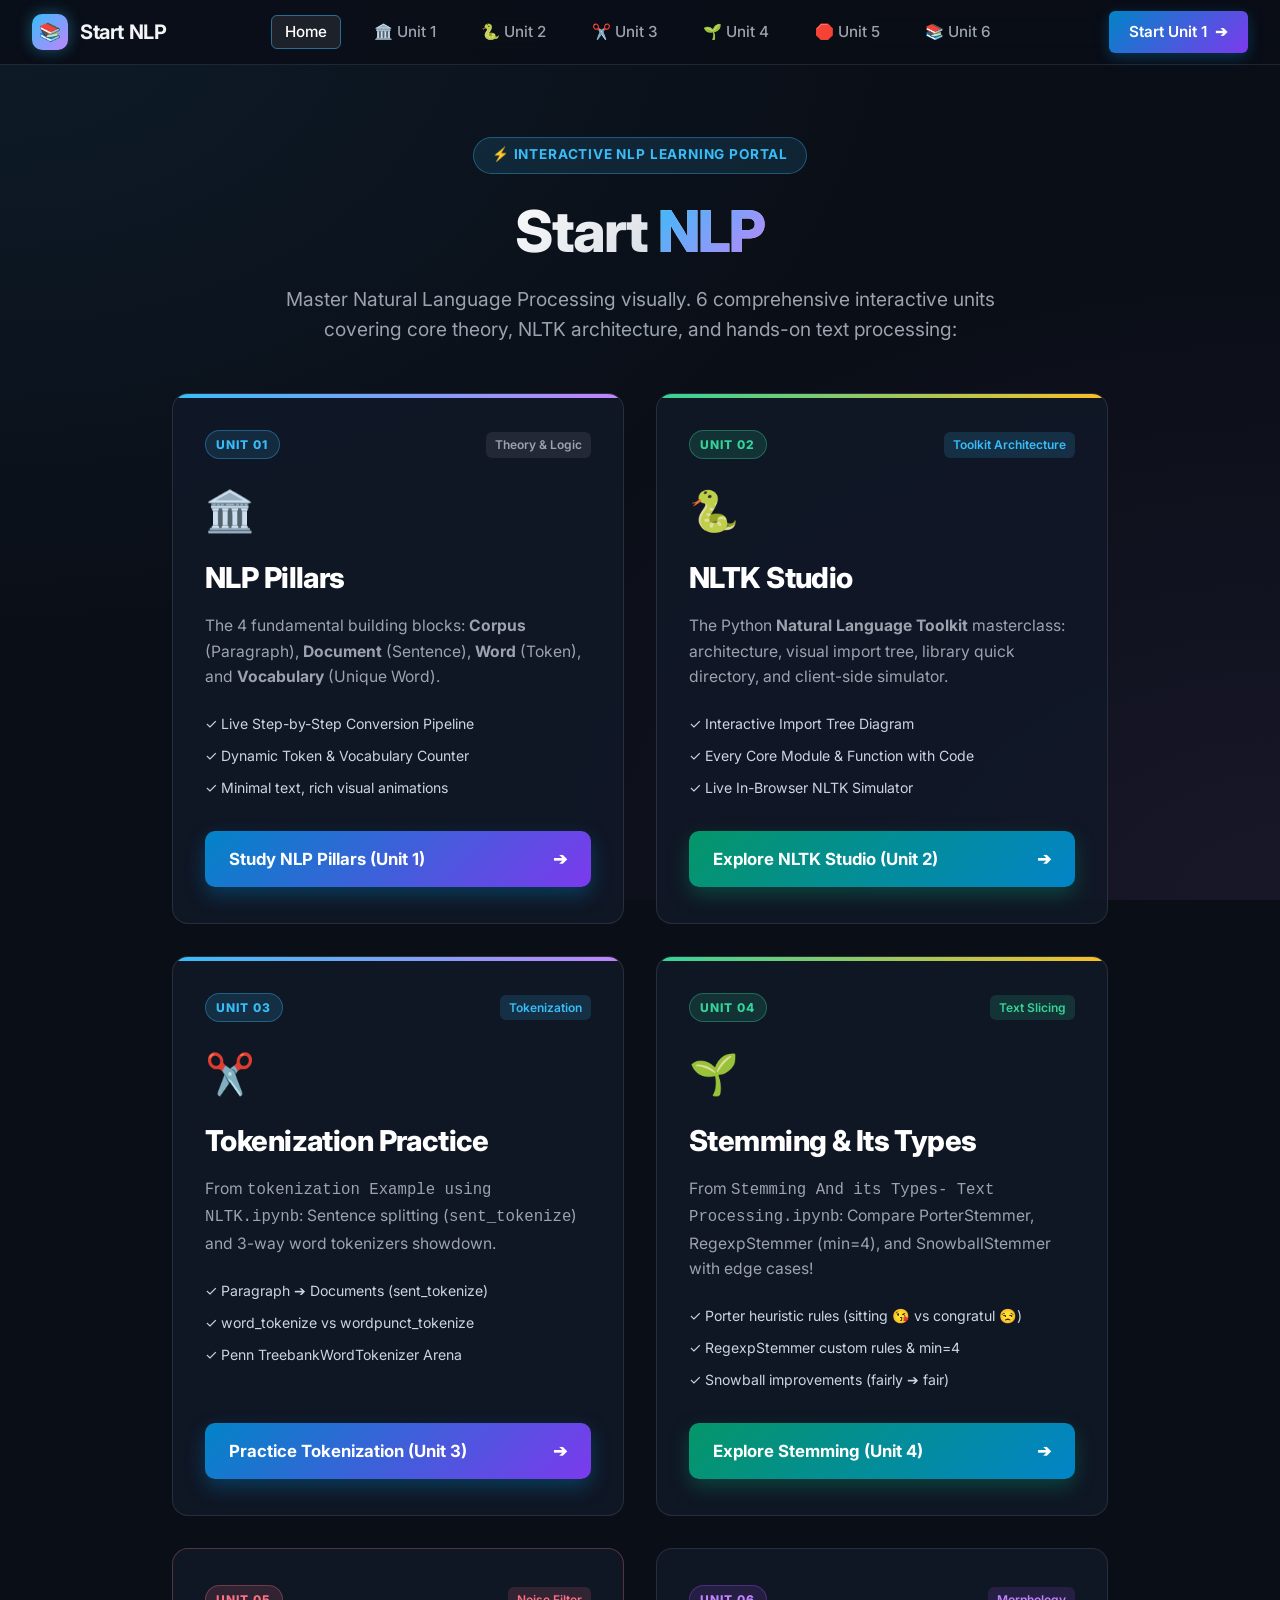
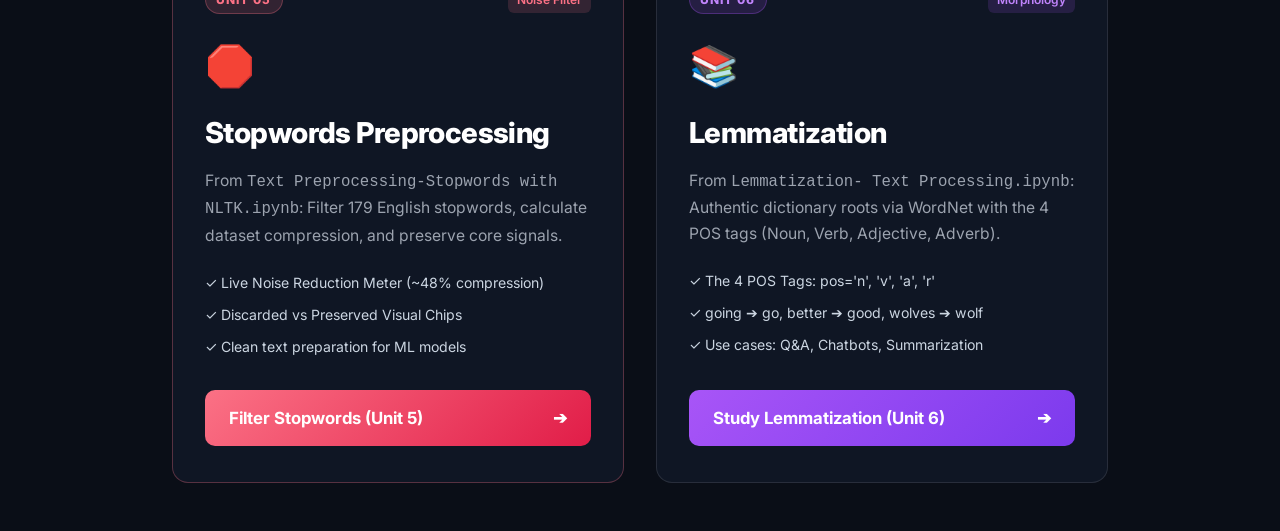
<file: index.html>
<!DOCTYPE html>
<html lang="en">
<head>
  <meta charset="UTF-8">
  <meta name="viewport" content="width=device-width, initial-scale=1.0">
  <title>Start NLP - Learning Portal</title>
  <link rel="stylesheet" href="style.css">
  <link rel="preconnect" href="https://fonts.googleapis.com">
  <link rel="preconnect" href="https://fonts.gstatic.com" crossorigin>
  <link href="https://fonts.googleapis.com/css2?family=Inter:wght@400;500;600;700;800&family=JetBrains+Mono:wght@500;600&display=swap" rel="stylesheet">
</head>
<body>

  <!-- Top Global Navbar -->
  <header class="top-navbar">
    <a href="index.html" class="brand-logo">
      <div class="brand-icon">📚</div>
      <span>Start NLP</span>
    </a>
    <ul class="nav-links">
      <li><a href="index.html" class="nav-link active">Home</a></li>
      <li><a href="study.html" class="nav-link">🏛️ Unit 1</a></li>
      <li><a href="nltk.html" class="nav-link">🐍 Unit 2</a></li>
      <li><a href="tokenization.html" class="nav-link">✂️ Unit 3</a></li>
      <li><a href="stemming.html" class="nav-link">🌱 Unit 4</a></li>
      <li><a href="stopwords.html" class="nav-link">🛑 Unit 5</a></li>
      <li><a href="lemmatization.html" class="nav-link">📚 Unit 6</a></li>
    </ul>
    <a href="study.html" class="nav-cta-btn">
      <span>Start Unit 1</span>
      <span>➔</span>
    </a>
  </header>

  <!-- Clean Front Page Hero -->
  <main>
    <section class="hero-section" style="margin-top: 4.5rem; margin-bottom: 3.5rem;">
      <div class="hero-badge">
        <span>⚡ Interactive NLP Learning Portal</span>
      </div>
      <h1 class="hero-title">
        Start <span>NLP</span>
      </h1>
      <p class="hero-subtitle" style="font-size: 1.2rem; max-width: 780px; margin: 0 auto 3rem auto;">
        Master Natural Language Processing visually. 6 comprehensive interactive units covering core theory, NLTK architecture, and hands-on text processing:
      </p>

      <!-- Clean 6-Unit Selection Cards Grid -->
      <div class="modules-portal-grid">
        
        <!-- Unit 1: NLP Pillars -->
        <div class="portal-module-card card-pillars-glow">
          <div class="portal-card-top">
            <span class="portal-module-pill">Unit 01</span>
            <span class="portal-tag">Theory & Logic</span>
          </div>
          <div class="portal-icon">🏛️</div>
          <h2 class="portal-card-title">NLP Pillars</h2>
          <p class="portal-card-desc">
            The 4 fundamental building blocks: <strong>Corpus</strong> (Paragraph), <strong>Document</strong> (Sentence), <strong>Word</strong> (Token), and <strong>Vocabulary</strong> (Unique Word).
          </p>
          <ul class="portal-feature-list">
            <li>✓ Live Step-by-Step Conversion Pipeline</li>
            <li>✓ Dynamic Token & Vocabulary Counter</li>
            <li>✓ Minimal text, rich visual animations</li>
          </ul>
          <a href="study.html" class="portal-card-btn btn-pillars">
            <span>Study NLP Pillars (Unit 1)</span>
            <span>➔</span>
          </a>
        </div>

        <!-- Unit 2: NLTK Library -->
        <div class="portal-module-card card-nltk-glow">
          <div class="portal-card-top">
            <span class="portal-module-pill" style="background: rgba(52, 211, 153, 0.15); color: var(--color-word); border-color: var(--color-word-border);">Unit 02</span>
            <span class="portal-tag" style="background: rgba(56, 189, 248, 0.15); color: var(--color-corpus);">Toolkit Architecture</span>
          </div>
          <div class="portal-icon">🐍</div>
          <h2 class="portal-card-title">NLTK Studio</h2>
          <p class="portal-card-desc">
            The Python <strong>Natural Language Toolkit</strong> masterclass: architecture, visual import tree, library quick directory, and client-side simulator.
          </p>
          <ul class="portal-feature-list">
            <li>✓ Interactive Import Tree Diagram</li>
            <li>✓ Every Core Module & Function with Code</li>
            <li>✓ Live In-Browser NLTK Simulator</li>
          </ul>
          <a href="nltk.html" class="portal-card-btn btn-nltk">
            <span>Explore NLTK Studio (Unit 2)</span>
            <span>➔</span>
          </a>
        </div>

        <!-- Unit 3: Tokenization Practice -->
        <div class="portal-module-card card-pillars-glow">
          <div class="portal-card-top">
            <span class="portal-module-pill" style="background: rgba(56, 189, 248, 0.15); color: var(--color-corpus); border-color: var(--color-corpus-border);">Unit 03</span>
            <span class="portal-tag" style="background: rgba(56, 189, 248, 0.15); color: var(--color-corpus);">Tokenization</span>
          </div>
          <div class="portal-icon">✂️</div>
          <h2 class="portal-card-title">Tokenization Practice</h2>
          <p class="portal-card-desc">
            From <code>tokenization Example using NLTK.ipynb</code>: Sentence splitting (<code>sent_tokenize</code>) and 3-way word tokenizers showdown.
          </p>
          <ul class="portal-feature-list">
            <li>✓ Paragraph ➔ Documents (sent_tokenize)</li>
            <li>✓ word_tokenize vs wordpunct_tokenize</li>
            <li>✓ Penn TreebankWordTokenizer Arena</li>
          </ul>
          <a href="tokenization.html" class="portal-card-btn btn-pillars">
            <span>Practice Tokenization (Unit 3)</span>
            <span>➔</span>
          </a>
        </div>

        <!-- Unit 4: Stemming & Its Types -->
        <div class="portal-module-card card-nltk-glow">
          <div class="portal-card-top">
            <span class="portal-module-pill" style="background: rgba(52, 211, 153, 0.15); color: var(--color-word); border-color: var(--color-word-border);">Unit 04</span>
            <span class="portal-tag" style="background: rgba(52, 211, 153, 0.15); color: var(--color-word);">Text Slicing</span>
          </div>
          <div class="portal-icon">🌱</div>
          <h2 class="portal-card-title">Stemming & Its Types</h2>
          <p class="portal-card-desc">
            From <code>Stemming And its Types- Text Processing.ipynb</code>: Compare PorterStemmer, RegexpStemmer (min=4), and SnowballStemmer with edge cases!
          </p>
          <ul class="portal-feature-list">
            <li>✓ Porter heuristic rules (sitting 😘 vs congratul 😒)</li>
            <li>✓ RegexpStemmer custom rules & min=4</li>
            <li>✓ Snowball improvements (fairly ➔ fair)</li>
          </ul>
          <a href="stemming.html" class="portal-card-btn btn-nltk">
            <span>Explore Stemming (Unit 4)</span>
            <span>➔</span>
          </a>
        </div>

        <!-- Unit 5: Stopwords Preprocessing -->
        <div class="portal-module-card" style="border-color: rgba(251, 113, 133, 0.3);">
          <div class="portal-card-top">
            <span class="portal-module-pill" style="background: rgba(251, 113, 133, 0.15); color: #fb7185; border-color: rgba(251, 113, 133, 0.3);">Unit 05</span>
            <span class="portal-tag" style="background: rgba(251, 113, 133, 0.15); color: #fb7185;">Noise Filter</span>
          </div>
          <div class="portal-icon">🛑</div>
          <h2 class="portal-card-title">Stopwords Preprocessing</h2>
          <p class="portal-card-desc">
            From <code>Text Preprocessing-Stopwords with NLTK.ipynb</code>: Filter 179 English stopwords, calculate dataset compression, and preserve core signals.
          </p>
          <ul class="portal-feature-list">
            <li>✓ Live Noise Reduction Meter (~48% compression)</li>
            <li>✓ Discarded vs Preserved Visual Chips</li>
            <li>✓ Clean text preparation for ML models</li>
          </ul>
          <a href="stopwords.html" class="portal-card-btn" style="background: linear-gradient(135deg, #fb7185 0%, #e11d48 100%); color: #fff;">
            <span>Filter Stopwords (Unit 5)</span>
            <span>➔</span>
          </a>
        </div>

        <!-- Unit 6: Lemmatization Processing -->
        <div class="portal-module-card card-practice-glow">
          <div class="portal-card-top">
            <span class="portal-module-pill" style="background: rgba(168, 85, 247, 0.15); color: #c084fc; border-color: rgba(168, 85, 247, 0.3);">Unit 06</span>
            <span class="portal-tag" style="background: rgba(168, 85, 247, 0.15); color: #c084fc;">Morphology</span>
          </div>
          <div class="portal-icon">📚</div>
          <h2 class="portal-card-title">Lemmatization</h2>
          <p class="portal-card-desc">
            From <code>Lemmatization- Text Processing.ipynb</code>: Authentic dictionary roots via WordNet with the 4 POS tags (Noun, Verb, Adjective, Adverb).
          </p>
          <ul class="portal-feature-list">
            <li>✓ The 4 POS Tags: pos='n', 'v', 'a', 'r'</li>
            <li>✓ going ➔ go, better ➔ good, wolves ➔ wolf</li>
            <li>✓ Use cases: Q&A, Chatbots, Summarization</li>
          </ul>
          <a href="lemmatization.html" class="portal-card-btn btn-practice">
            <span>Study Lemmatization (Unit 6)</span>
            <span>➔</span>
          </a>
        </div>

      </div>
    </section>
  </main>

  <script src="script.js"></script>
</body>
</html>
</file>
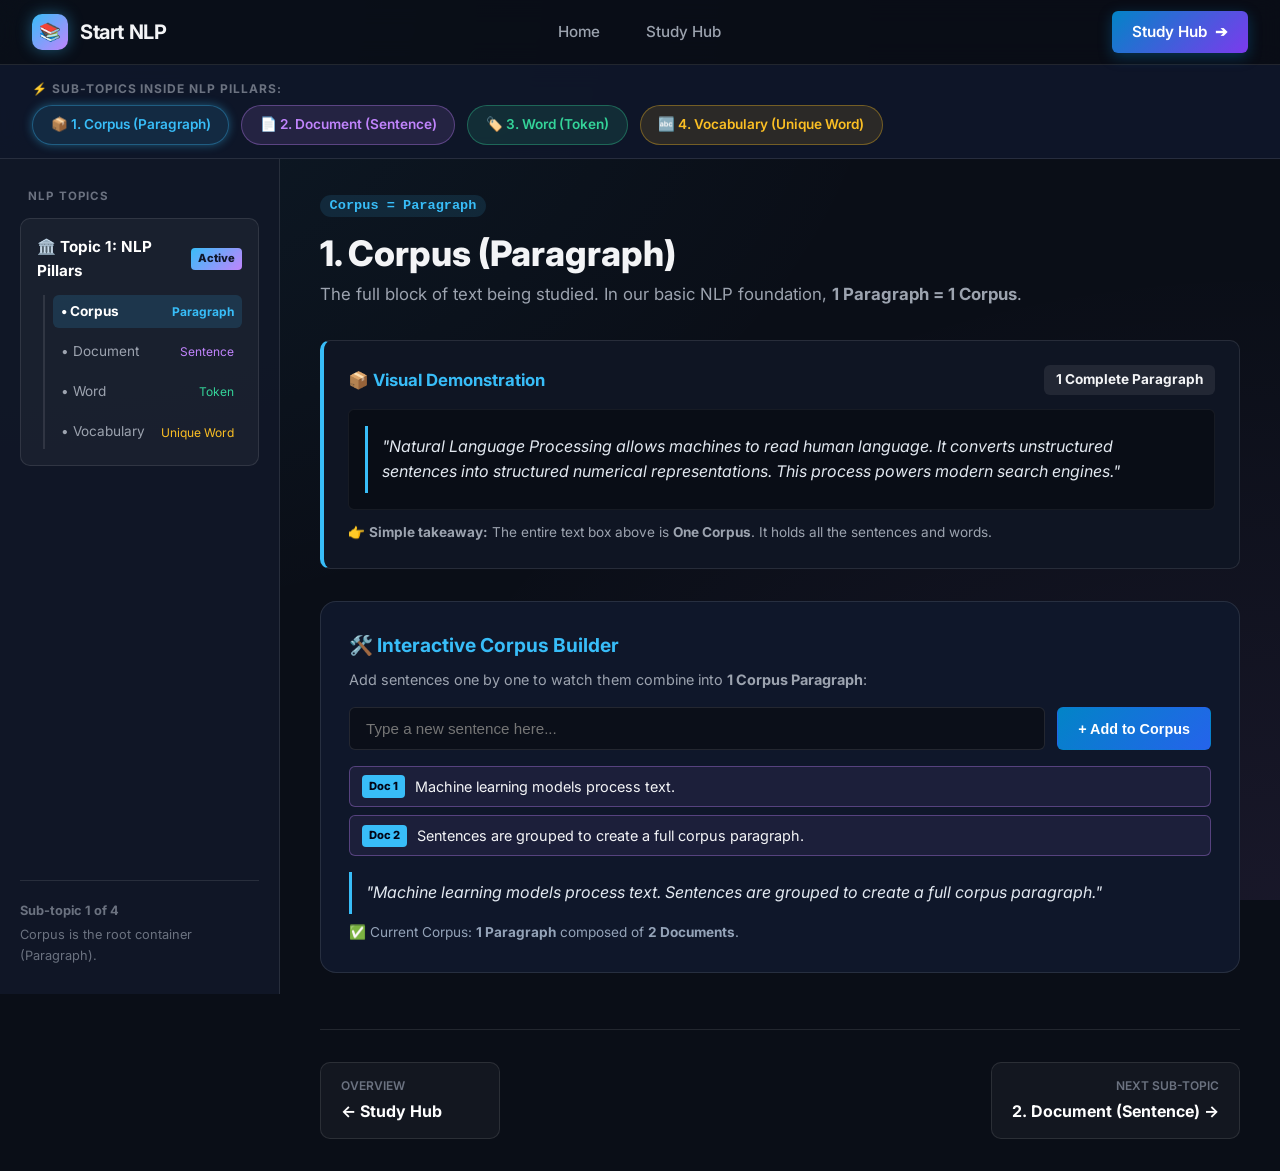
<file: corpus.html>
<!DOCTYPE html>
<html lang="en">
<head>
  <meta charset="UTF-8">
  <meta name="viewport" content="width=device-width, initial-scale=1.0">
  <title>Corpus (Paragraph) - Start NLP</title>
  <link rel="stylesheet" href="style.css">
  <link rel="preconnect" href="https://fonts.googleapis.com">
  <link rel="preconnect" href="https://fonts.gstatic.com" crossorigin>
  <link href="https://fonts.googleapis.com/css2?family=Inter:wght@400;500;600;700;800&family=JetBrains+Mono:wght@500;600&display=swap" rel="stylesheet">
</head>
<body>

  <!-- Top Global Navbar -->
  <header class="top-navbar">
    <a href="index.html" class="brand-logo">
      <div class="brand-icon">📚</div>
      <span>Start NLP</span>
    </a>
    <ul class="nav-links">
      <li><a href="index.html" class="nav-link">Home</a></li>
      <li><a href="study.html" class="nav-link">Study Hub</a></li>
    </ul>
    <a href="study.html" class="nav-cta-btn">
      <span>Study Hub</span>
      <span>➔</span>
    </a>
  </header>

  <!-- Upper Sub-headings Bar -->
  <nav class="upper-subheadings-wrapper">
    <div class="upper-subheadings-title">⚡ Sub-topics inside NLP Pillars:</div>
    <div class="upper-subheadings-bar">
      <a href="corpus.html" class="subheading-btn btn-corpus" style="box-shadow: 0 0 10px rgba(56, 189, 248, 0.4);">
        <span>📦 1. Corpus (Paragraph)</span>
      </a>
      <a href="document.html" class="subheading-btn btn-document">
        <span>📄 2. Document (Sentence)</span>
      </a>
      <a href="word.html" class="subheading-btn btn-word">
        <span>🏷️ 3. Word (Token)</span>
      </a>
      <a href="vocabulary.html" class="subheading-btn btn-vocab">
        <span>🔤 4. Vocabulary (Unique Word)</span>
      </a>
    </div>
  </nav>

  <div class="study-layout">
    <!-- Left Sidebar: Only Topic inside NLP -->
    <aside class="study-sidebar">
      <div class="sidebar-category">NLP Topics</div>
      
      <div class="topic-card-box">
        <a href="study.html" class="topic-main-link">
          <span>🏛️ Topic 1: NLP Pillars</span>
          <span class="topic-badge-active">Active</span>
        </a>
        
        <ul class="topic-sublist">
          <li class="subtopic-item active">
            <a href="corpus.html">
              <span>• Corpus</span>
              <span style="color:var(--color-corpus); font-size:0.75rem;">Paragraph</span>
            </a>
          </li>
          <li class="subtopic-item">
            <a href="document.html">
              <span>• Document</span>
              <span style="color:var(--color-document); font-size:0.75rem;">Sentence</span>
            </a>
          </li>
          <li class="subtopic-item">
            <a href="word.html">
              <span>• Word</span>
              <span style="color:var(--color-word); font-size:0.75rem;">Token</span>
            </a>
          </li>
          <li class="subtopic-item">
            <a href="vocabulary.html">
              <span>• Vocabulary</span>
              <span style="color:var(--color-vocab); font-size:0.75rem;">Unique Word</span>
            </a>
          </li>
        </ul>
      </div>

      <div class="sidebar-footer-note">
        <strong>Sub-topic 1 of 4</strong>
        <p style="margin-top:0.25rem;">Corpus is the root container (Paragraph).</p>
      </div>
    </aside>

    <!-- Main Content -->
    <main class="study-content">
      <header style="margin-bottom: 2rem;">
        <span class="stage-formula" style="background: var(--color-corpus-bg); color: var(--color-corpus);">
          Corpus = Paragraph
        </span>
        <h1 style="font-size: 2.2rem; font-weight: 800; margin-top: 0.5rem;">
          1. Corpus (Paragraph)
        </h1>
        <p style="color: var(--text-muted); font-size: 1.05rem;">
          The full block of text being studied. In our basic NLP foundation, <strong>1 Paragraph = 1 Corpus</strong>.
        </p>
      </header>

      <!-- Visual Context Box -->
      <section class="stage-card stage-corpus" style="margin-bottom: 2rem;">
        <div class="stage-header">
          <span class="stage-badge" style="color: var(--color-corpus);">📦 Visual Demonstration</span>
          <span class="stage-count-indicator">1 Complete Paragraph</span>
        </div>
        <div class="stage-visual-output">
          <div class="corpus-paragraph-box">
            "Natural Language Processing allows machines to read human language. It converts unstructured sentences into structured numerical representations. This process powers modern search engines."
          </div>
        </div>
        <p style="margin-top: 0.75rem; font-size: 0.85rem; color: var(--text-muted);">
          👉 <strong>Simple takeaway:</strong> The entire text box above is <strong>One Corpus</strong>. It holds all the sentences and words.
        </p>
      </section>

      <!-- Interactive Builder Demo -->
      <section class="interactive-demo-box" id="corpus-builder-demo">
        <h3 style="font-size: 1.2rem; font-weight: 700; color: var(--color-corpus); margin-bottom: 0.5rem;">
          🛠️ Interactive Corpus Builder
        </h3>
        <p style="font-size: 0.9rem; color: var(--text-muted); margin-bottom: 1rem;">
          Add sentences one by one to watch them combine into <strong>1 Corpus Paragraph</strong>:
        </p>

        <div style="display: flex; gap: 0.75rem; margin-bottom: 1rem; flex-wrap: wrap;">
          <input 
            type="text" 
            id="sentence-input" 
            placeholder="Type a new sentence here..." 
            style="flex: 1; min-width: 260px; padding: 0.75rem 1rem; border-radius: var(--radius-sm); border: 1px solid var(--border-color); background: #0b0f19; color: #fff; font-size: 0.95rem;"
          />
          <button id="btn-add-doc" class="action-btn primary">
            + Add to Corpus
          </button>
        </div>

        <div id="corpus-display-list" class="doc-list"></div>
        <div id="corpus-stats"></div>
      </section>

      <!-- Navigation -->
      <footer class="page-nav-footer">
        <a href="study.html" class="nav-pager-link prev">
          <span class="nav-pager-sub">Overview</span>
          <span class="nav-pager-title">← Study Hub</span>
        </a>
        <a href="document.html" class="nav-pager-link next">
          <span class="nav-pager-sub">Next Sub-topic</span>
          <span class="nav-pager-title">2. Document (Sentence) →</span>
        </a>
      </footer>
    </main>
  </div>

  <script src="script.js"></script>
</body>
</html>
</file>
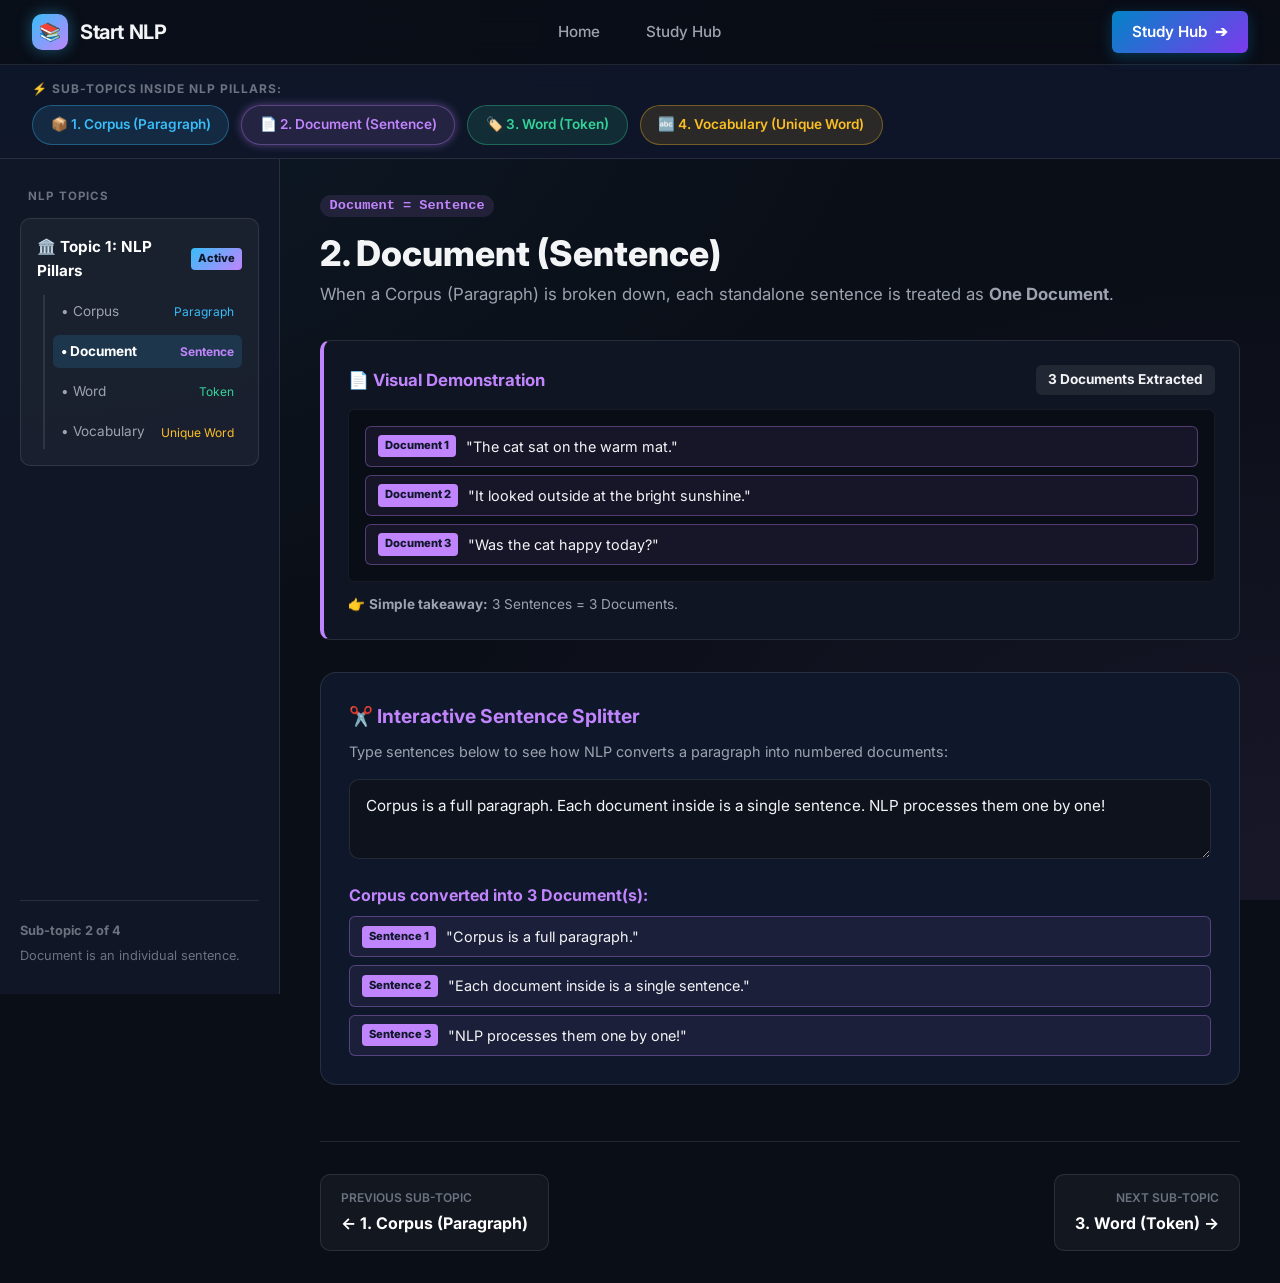
<file: document.html>
<!DOCTYPE html>
<html lang="en">
<head>
  <meta charset="UTF-8">
  <meta name="viewport" content="width=device-width, initial-scale=1.0">
  <title>Document (Sentence) - Start NLP</title>
  <link rel="stylesheet" href="style.css">
  <link rel="preconnect" href="https://fonts.googleapis.com">
  <link rel="preconnect" href="https://fonts.gstatic.com" crossorigin>
  <link href="https://fonts.googleapis.com/css2?family=Inter:wght@400;500;600;700;800&family=JetBrains+Mono:wght@500;600&display=swap" rel="stylesheet">
</head>
<body>

  <!-- Top Global Navbar -->
  <header class="top-navbar">
    <a href="index.html" class="brand-logo">
      <div class="brand-icon">📚</div>
      <span>Start NLP</span>
    </a>
    <ul class="nav-links">
      <li><a href="index.html" class="nav-link">Home</a></li>
      <li><a href="study.html" class="nav-link">Study Hub</a></li>
    </ul>
    <a href="study.html" class="nav-cta-btn">
      <span>Study Hub</span>
      <span>➔</span>
    </a>
  </header>

  <!-- Upper Sub-headings Bar -->
  <nav class="upper-subheadings-wrapper">
    <div class="upper-subheadings-title">⚡ Sub-topics inside NLP Pillars:</div>
    <div class="upper-subheadings-bar">
      <a href="corpus.html" class="subheading-btn btn-corpus">
        <span>📦 1. Corpus (Paragraph)</span>
      </a>
      <a href="document.html" class="subheading-btn btn-document" style="box-shadow: 0 0 10px rgba(192, 132, 252, 0.4);">
        <span>📄 2. Document (Sentence)</span>
      </a>
      <a href="word.html" class="subheading-btn btn-word">
        <span>🏷️ 3. Word (Token)</span>
      </a>
      <a href="vocabulary.html" class="subheading-btn btn-vocab">
        <span>🔤 4. Vocabulary (Unique Word)</span>
      </a>
    </div>
  </nav>

  <div class="study-layout">
    <!-- Left Sidebar: Only Topic inside NLP -->
    <aside class="study-sidebar">
      <div class="sidebar-category">NLP Topics</div>
      
      <div class="topic-card-box">
        <a href="study.html" class="topic-main-link">
          <span>🏛️ Topic 1: NLP Pillars</span>
          <span class="topic-badge-active">Active</span>
        </a>
        
        <ul class="topic-sublist">
          <li class="subtopic-item">
            <a href="corpus.html">
              <span>• Corpus</span>
              <span style="color:var(--color-corpus); font-size:0.75rem;">Paragraph</span>
            </a>
          </li>
          <li class="subtopic-item active">
            <a href="document.html">
              <span>• Document</span>
              <span style="color:var(--color-document); font-size:0.75rem;">Sentence</span>
            </a>
          </li>
          <li class="subtopic-item">
            <a href="word.html">
              <span>• Word</span>
              <span style="color:var(--color-word); font-size:0.75rem;">Token</span>
            </a>
          </li>
          <li class="subtopic-item">
            <a href="vocabulary.html">
              <span>• Vocabulary</span>
              <span style="color:var(--color-vocab); font-size:0.75rem;">Unique Word</span>
            </a>
          </li>
        </ul>
      </div>

      <div class="sidebar-footer-note">
        <strong>Sub-topic 2 of 4</strong>
        <p style="margin-top:0.25rem;">Document is an individual sentence.</p>
      </div>
    </aside>

    <!-- Main Content -->
    <main class="study-content">
      <header style="margin-bottom: 2rem;">
        <span class="stage-formula" style="background: var(--color-document-bg); color: var(--color-document);">
          Document = Sentence
        </span>
        <h1 style="font-size: 2.2rem; font-weight: 800; margin-top: 0.5rem;">
          2. Document (Sentence)
        </h1>
        <p style="color: var(--text-muted); font-size: 1.05rem;">
          When a Corpus (Paragraph) is broken down, each standalone sentence is treated as <strong>One Document</strong>.
        </p>
      </header>

      <!-- Visual Context Box -->
      <section class="stage-card stage-document" style="margin-bottom: 2rem;">
        <div class="stage-header">
          <span class="stage-badge" style="color: var(--color-document);">📄 Visual Demonstration</span>
          <span class="stage-count-indicator">3 Documents Extracted</span>
        </div>
        <div class="stage-visual-output">
          <div class="doc-list">
            <div class="doc-item">
              <span class="doc-tag">Document 1</span>
              <span>"The cat sat on the warm mat."</span>
            </div>
            <div class="doc-item">
              <span class="doc-tag">Document 2</span>
              <span>"It looked outside at the bright sunshine."</span>
            </div>
            <div class="doc-item">
              <span class="doc-tag">Document 3</span>
              <span>"Was the cat happy today?"</span>
            </div>
          </div>
        </div>
        <p style="margin-top: 0.75rem; font-size: 0.85rem; color: var(--text-muted);">
          👉 <strong>Simple takeaway:</strong> 3 Sentences = 3 Documents.
        </p>
      </section>

      <!-- Interactive Splitter Demo -->
      <section class="interactive-demo-box" id="doc-splitter-demo">
        <h3 style="font-size: 1.2rem; font-weight: 700; color: var(--color-document); margin-bottom: 0.5rem;">
          ✂️ Interactive Sentence Splitter
        </h3>
        <p style="font-size: 0.9rem; color: var(--text-muted); margin-bottom: 1rem;">
          Type sentences below to see how NLP converts a paragraph into numbered documents:
        </p>

        <textarea 
          id="doc-raw-input" 
          class="nlp-textarea" 
          style="min-height: 80px; margin-bottom: 1rem;"
        >Corpus is a full paragraph. Each document inside is a single sentence. NLP processes them one by one!</textarea>

        <div id="doc-split-output"></div>
      </section>

      <!-- Navigation -->
      <footer class="page-nav-footer">
        <a href="corpus.html" class="nav-pager-link prev">
          <span class="nav-pager-sub">Previous Sub-topic</span>
          <span class="nav-pager-title">← 1. Corpus (Paragraph)</span>
        </a>
        <a href="word.html" class="nav-pager-link next">
          <span class="nav-pager-sub">Next Sub-topic</span>
          <span class="nav-pager-title">3. Word (Token) →</span>
        </a>
      </footer>
    </main>
  </div>

  <script src="script.js"></script>
</body>
</html>
</file>
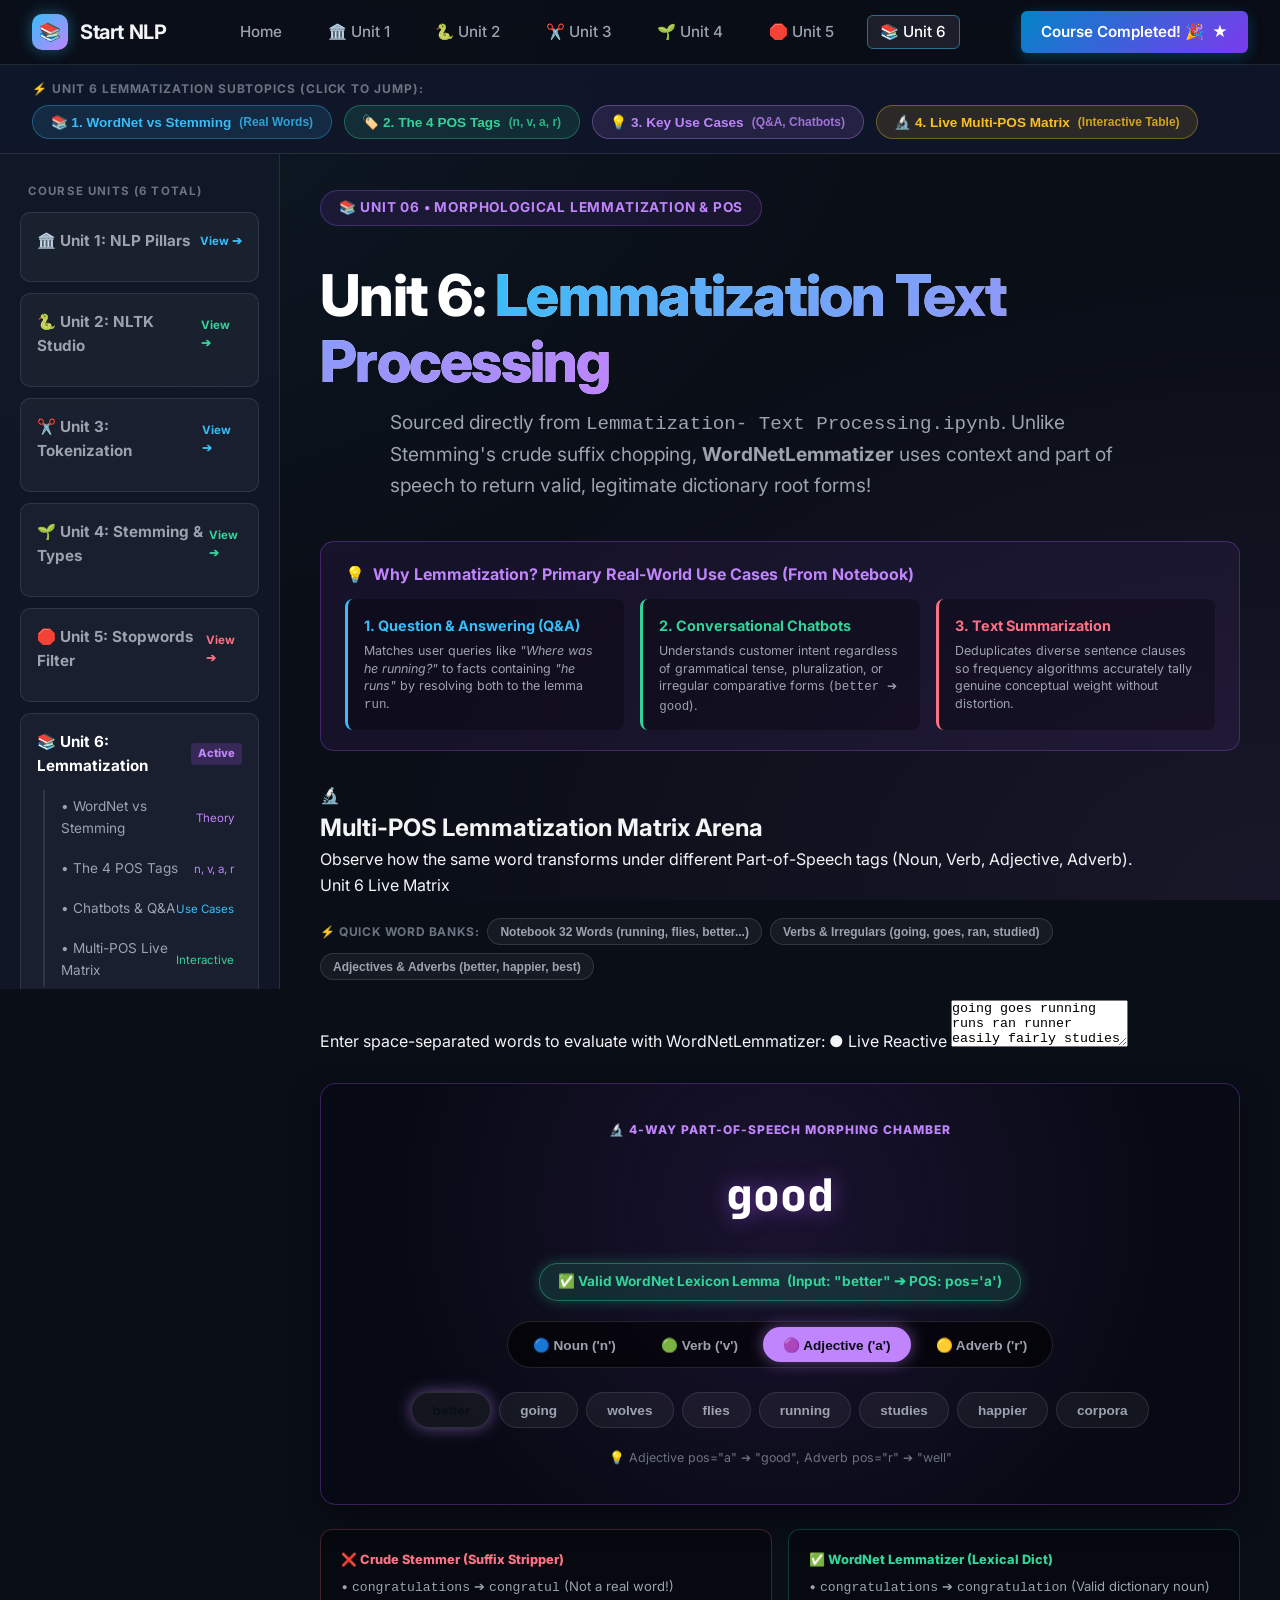
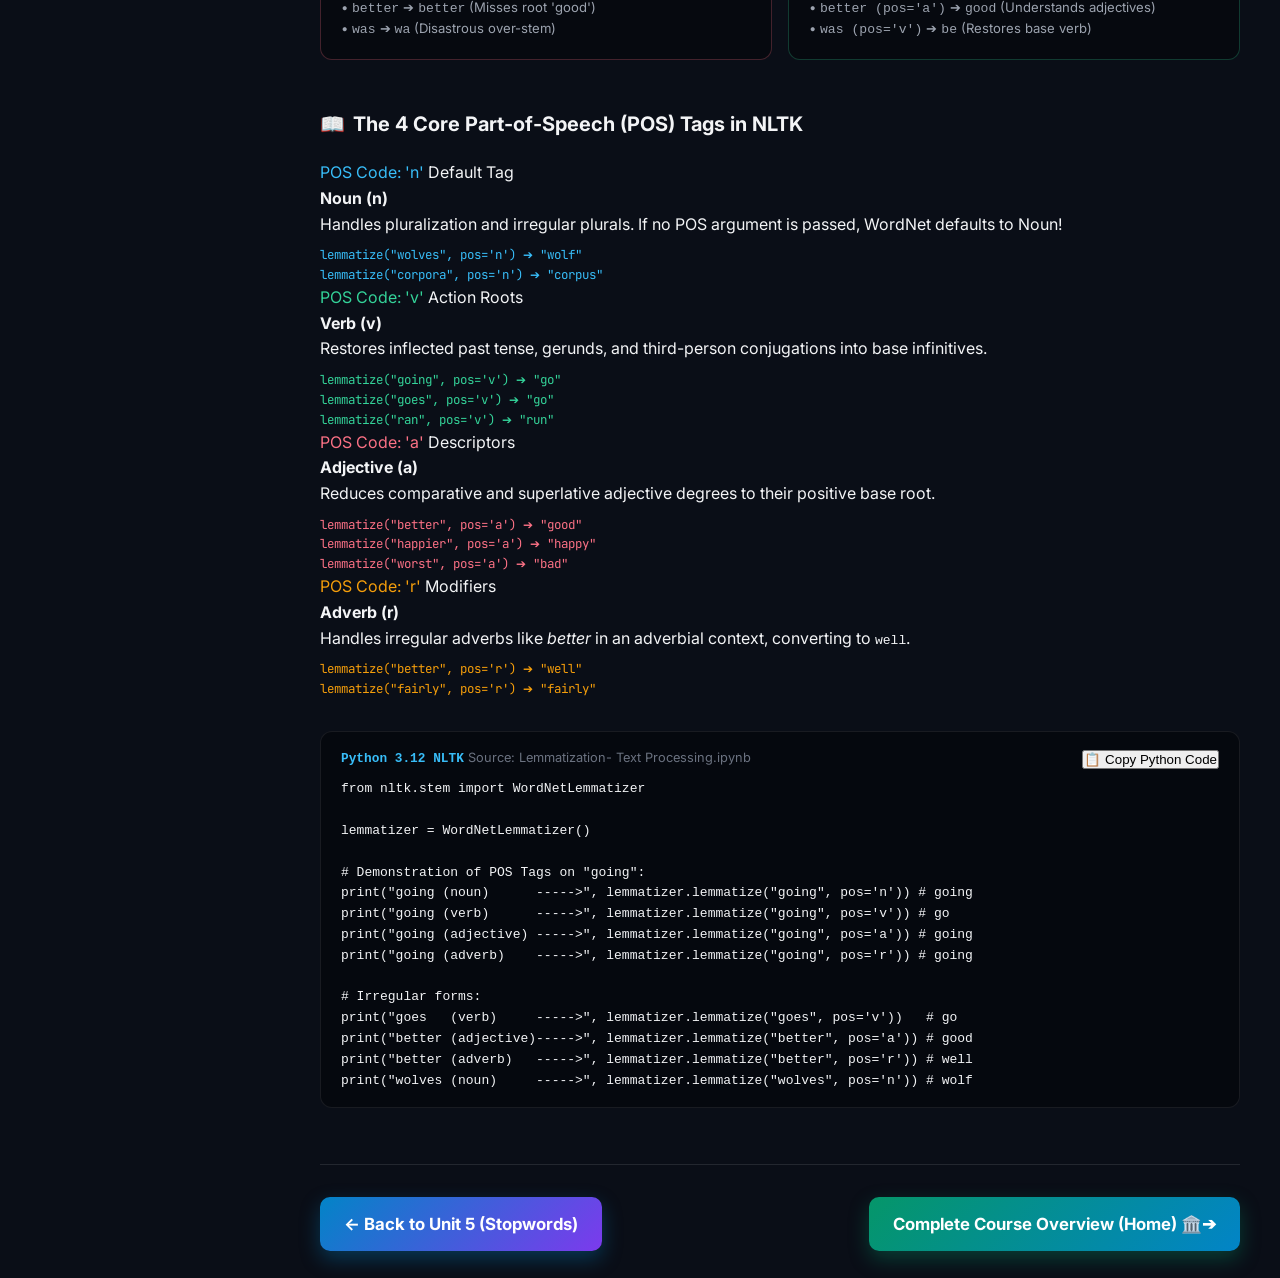
<file: lemmatization.html>
<!DOCTYPE html>
<html lang="en">
<head>
  <meta charset="UTF-8">
  <meta name="viewport" content="width=device-width, initial-scale=1.0">
  <title>Unit 6: Lemmatization Processing - Start NLP</title>
  <link rel="stylesheet" href="style.css">
  <link rel="preconnect" href="https://fonts.googleapis.com">
  <link rel="preconnect" href="https://fonts.gstatic.com" crossorigin>
  <link href="https://fonts.googleapis.com/css2?family=Inter:wght@400;500;600;700;800&family=JetBrains+Mono:wght@500;600;700&display=swap" rel="stylesheet">
</head>
<body>

  <!-- Top Global Navbar -->
  <header class="top-navbar">
    <a href="index.html" class="brand-logo">
      <div class="brand-icon">📚</div>
      <span>Start NLP</span>
    </a>
    <ul class="nav-links">
      <li><a href="index.html" class="nav-link">Home</a></li>
      <li><a href="study.html" class="nav-link">🏛️ Unit 1</a></li>
      <li><a href="nltk.html" class="nav-link">🐍 Unit 2</a></li>
      <li><a href="tokenization.html" class="nav-link">✂️ Unit 3</a></li>
      <li><a href="stemming.html" class="nav-link">🌱 Unit 4</a></li>
      <li><a href="stopwords.html" class="nav-link">🛑 Unit 5</a></li>
      <li><a href="lemmatization.html" class="nav-link active">📚 Unit 6</a></li>
    </ul>
    <a href="index.html" class="nav-cta-btn">
      <span>Course Completed! 🎉</span>
      <span>★</span>
    </a>
  </header>

  <!-- Upper Sub-headings Bar: Quick Click-to-Jump -->
  <nav class="upper-subheadings-wrapper" aria-label="Unit 6 Subtopics">
    <div class="upper-subheadings-title">⚡ Unit 6 Lemmatization Subtopics (Click to Jump):</div>
    <div class="upper-subheadings-bar">
      <button class="subheading-btn btn-corpus" onclick="scrollToSubtopic('section-why-lemma')">
        <span>📚 1. WordNet vs Stemming</span>
        <span style="font-size:0.75rem; opacity:0.8;">(Real Words)</span>
      </button>

      <button class="subheading-btn btn-word" onclick="scrollToSubtopic('section-pos-tags')">
        <span>🏷️ 2. The 4 POS Tags</span>
        <span style="font-size:0.75rem; opacity:0.8;">(n, v, a, r)</span>
      </button>

      <button class="subheading-btn btn-document" onclick="scrollToSubtopic('section-use-cases')">
        <span>💡 3. Key Use Cases</span>
        <span style="font-size:0.75rem; opacity:0.8;">(Q&A, Chatbots)</span>
      </button>

      <button class="subheading-btn btn-vocab" onclick="scrollToSubtopic('section-pos-arena')">
        <span>🔬 4. Live Multi-POS Matrix</span>
        <span style="font-size:0.75rem; opacity:0.8;">(Interactive Table)</span>
      </button>
    </div>
  </nav>

  <!-- Layout: Sidebar + Main Content -->
  <div class="study-layout">
    
    <!-- Unified 6-Unit Left Sidebar -->
    <aside class="study-sidebar">
      <div class="sidebar-category">Course Units (6 Total)</div>
      
      <!-- Unit 1 -->
      <div class="topic-card-box" style="margin-bottom: 0.65rem;">
        <a href="study.html" class="topic-main-link" style="color: var(--text-muted);">
          <span>🏛️ Unit 1: NLP Pillars</span>
          <span style="font-size: 0.72rem; color: var(--color-corpus);">View ➔</span>
        </a>
      </div>

      <!-- Unit 2 -->
      <div class="topic-card-box" style="margin-bottom: 0.65rem;">
        <a href="nltk.html" class="topic-main-link" style="color: var(--text-muted);">
          <span>🐍 Unit 2: NLTK Studio</span>
          <span style="font-size: 0.72rem; color: var(--color-word);">View ➔</span>
        </a>
      </div>

      <!-- Unit 3 -->
      <div class="topic-card-box" style="margin-bottom: 0.65rem;">
        <a href="tokenization.html" class="topic-main-link" style="color: var(--text-muted);">
          <span>✂️ Unit 3: Tokenization</span>
          <span style="font-size: 0.72rem; color: var(--color-corpus);">View ➔</span>
        </a>
      </div>

      <!-- Unit 4 -->
      <div class="topic-card-box" style="margin-bottom: 0.65rem;">
        <a href="stemming.html" class="topic-main-link" style="color: var(--text-muted);">
          <span>🌱 Unit 4: Stemming & Types</span>
          <span style="font-size: 0.72rem; color: var(--color-word);">View ➔</span>
        </a>
      </div>

      <!-- Unit 5 -->
      <div class="topic-card-box" style="margin-bottom: 0.65rem;">
        <a href="stopwords.html" class="topic-main-link" style="color: var(--text-muted);">
          <span>🛑 Unit 5: Stopwords Filter</span>
          <span style="font-size: 0.72rem; color: #fb7185;">View ➔</span>
        </a>
      </div>

      <!-- Unit 6 (ACTIVE) -->
      <div class="topic-card-box" style="margin-bottom: 1.25rem;">
        <div class="topic-main-link">
          <span>📚 Unit 6: Lemmatization</span>
          <span class="topic-badge-active" style="background: rgba(168, 85, 247, 0.2); color: #c084fc; border-color: rgba(168, 85, 247, 0.4);">Active</span>
        </div>
        <ul class="topic-sublist">
          <li class="subtopic-item">
            <a href="javascript:void(0)" onclick="scrollToSubtopic('section-why-lemma')">
              <span>• WordNet vs Stemming</span>
              <span style="color:var(--color-document); font-size:0.72rem;">Theory</span>
            </a>
          </li>
          <li class="subtopic-item">
            <a href="javascript:void(0)" onclick="scrollToSubtopic('section-pos-tags')">
              <span>• The 4 POS Tags</span>
              <span style="color:#c084fc; font-size:0.72rem;">n, v, a, r</span>
            </a>
          </li>
          <li class="subtopic-item">
            <a href="javascript:void(0)" onclick="scrollToSubtopic('section-use-cases')">
              <span>• Chatbots & Q&A</span>
              <span style="color:var(--color-corpus); font-size:0.72rem;">Use Cases</span>
            </a>
          </li>
          <li class="subtopic-item">
            <a href="javascript:void(0)" onclick="scrollToSubtopic('section-pos-arena')">
              <span>• Multi-POS Live Matrix</span>
              <span style="color:var(--color-word); font-size:0.72rem;">Interactive</span>
            </a>
          </li>
        </ul>
      </div>

      <!-- Notebook Source Badge -->
      <div class="sidebar-category">Notebook Source</div>
      <div style="background: rgba(255,255,255,0.03); border: 1px solid var(--border-color); border-radius: 10px; padding: 0.85rem; font-size: 0.78rem;">
        <div style="color: var(--text-main); font-weight: 600; margin-bottom: 0.35rem; display: flex; align-items: center; gap: 0.4rem;">
          <span>📓</span>
          <span style="font-size: 0.72rem;">Lemmatization- Text Processing.ipynb</span>
        </div>
        <div style="color: var(--text-dim); line-height: 1.4; font-size: 0.72rem;">
          Interactive lemmatization laboratory running client-side instant NLP without altering your files.
        </div>
      </div>
    </aside>

    <!-- Main Content Area -->
    <main class="study-content" style="padding: 2.25rem 2.5rem;">
      
      <!-- Hero Header -->
      <header style="margin-bottom: 2rem;">
        <div class="hero-badge" style="background: rgba(168, 85, 247, 0.1); border-color: rgba(168, 85, 247, 0.3); color: #c084fc;">
          <span>📚 Unit 06 • Morphological Lemmatization & POS</span>
        </div>
        <h1 class="hero-title" style="margin-top: 0.75rem; margin-bottom: 0.75rem;">
          Unit 6: <span>Lemmatization Text Processing</span>
        </h1>
        <p class="hero-subtitle" style="max-width: 780px;">
          Sourced directly from <code>Lemmatization- Text Processing.ipynb</code>. Unlike Stemming's crude suffix chopping, <strong>WordNetLemmatizer</strong> uses context and part of speech to return valid, legitimate dictionary root forms!
        </p>
      </header>

      <!-- Key Use Cases Alert Box (From User's Notebook) -->
      <section style="margin-bottom: 2rem;" id="section-use-cases">
        <div style="background: rgba(168, 85, 247, 0.08); border: 1px solid rgba(168, 85, 247, 0.3); border-radius: 14px; padding: 1.25rem 1.5rem;">
          <h3 style="font-size: 1rem; font-weight: 700; color: #c084fc; margin-bottom: 0.75rem; display: flex; align-items: center; gap: 0.5rem;">
            <span>💡</span>
            <span>Why Lemmatization? Primary Real-World Use Cases (From Notebook)</span>
          </h3>
          <div style="display: grid; grid-template-columns: repeat(auto-fit, minmax(220px, 1fr)); gap: 1rem;">
            <div style="background: rgba(0,0,0,0.3); padding: 0.85rem 1rem; border-radius: 8px; border-left: 3px solid #38bdf8;">
              <strong style="color: #38bdf8; font-size: 0.9rem;">1. Question & Answering (Q&A)</strong>
              <p style="font-size: 0.78rem; color: var(--text-muted); margin-top: 0.25rem; line-height: 1.4;">
                Matches user queries like <em>"Where was he running?"</em> to facts containing <em>"he runs"</em> by resolving both to the lemma <code>run</code>.
              </p>
            </div>
            <div style="background: rgba(0,0,0,0.3); padding: 0.85rem 1rem; border-radius: 8px; border-left: 3px solid #34d399;">
              <strong style="color: #34d399; font-size: 0.9rem;">2. Conversational Chatbots</strong>
              <p style="font-size: 0.78rem; color: var(--text-muted); margin-top: 0.25rem; line-height: 1.4;">
                Understands customer intent regardless of grammatical tense, pluralization, or irregular comparative forms (<code>better ➔ good</code>).
              </p>
            </div>
            <div style="background: rgba(0,0,0,0.3); padding: 0.85rem 1rem; border-radius: 8px; border-left: 3px solid #fb7185;">
              <strong style="color: #fb7185; font-size: 0.9rem;">3. Text Summarization</strong>
              <p style="font-size: 0.78rem; color: var(--text-muted); margin-top: 0.25rem; line-height: 1.4;">
                Deduplicates diverse sentence clauses so frequency algorithms accurately tally genuine conceptual weight without distortion.
              </p>
            </div>
          </div>
        </div>
      </section>

      <!-- Interactive Playground Canvas -->
      <section class="apple-visual-canvas" id="section-pos-arena">
        
        <div class="canvas-header">
          <div class="canvas-title-group">
            <span class="canvas-icon">🔬</span>
            <div>
              <h2 class="canvas-title">Multi-POS Lemmatization Matrix Arena</h2>
              <p class="canvas-desc">
                Observe how the same word transforms under different Part-of-Speech tags (Noun, Verb, Adjective, Adverb).
              </p>
            </div>
          </div>
          <div class="canvas-badge">Unit 6 Live Matrix</div>
        </div>

        <!-- Presets Selection Bar -->
        <div style="margin-top: 1.25rem; display: flex; flex-wrap: wrap; align-items: center; gap: 0.5rem;">
          <span style="font-size: 0.75rem; font-weight: 700; text-transform: uppercase; letter-spacing: 0.05em; color: var(--text-dim);">
            ⚡ Quick Word Banks:
          </span>
          <button class="preset-pill-btn" onclick="loadUnit6Preset('notebook')">
            Notebook 32 Words (running, flies, better...)
          </button>
          <button class="preset-pill-btn" onclick="loadUnit6Preset('verbs')">
            Verbs & Irregulars (going, goes, ran, studied)
          </button>
          <button class="preset-pill-btn" onclick="loadUnit6Preset('adjectives')">
            Adjectives & Adverbs (better, happier, best)
          </button>
        </div>

        <!-- Input Box -->
        <div class="canvas-input-wrapper" style="margin-top: 1.25rem;">
          <label class="canvas-input-label" for="unit6-input">
            <span>Enter space-separated words to evaluate with WordNetLemmatizer:</span>
            <span class="live-pulse-indicator">● Live Reactive</span>
          </label>
          <textarea 
            id="unit6-input" 
            class="canvas-textarea" 
            rows="3" 
            spellcheck="false"
          >going goes running runs ran runner easily fairly studies studying studied happy happier generously organization programming better best good wolves flies historical</textarea>
        </div>

        <!-- Live Output Stage -->
        <div id="unit6-visual-stage" style="margin-top: 1.75rem;">
          <!-- Dynamically populated by updateUnit6Visuals() -->
        </div>

      </section>

      <!-- Educational Breakdown -->
      <section style="margin-top: 3rem;" id="section-pos-tags">
        <h3 style="font-size: 1.25rem; font-weight: 700; color: var(--text-main); margin-bottom: 1.25rem; display: flex; align-items: center; gap: 0.5rem;">
          <span>📖</span>
          <span>The 4 Core Part-of-Speech (POS) Tags in NLTK</span>
        </h3>

        <div class="apple-directory-grid">
          
          <div class="apple-dir-card">
            <div class="dir-card-header">
              <span class="dir-pill" style="color: var(--color-corpus); border-color: var(--color-corpus-border);">POS Code: 'n'</span>
              <span class="dir-mod">Default Tag</span>
            </div>
            <h4 class="dir-title">Noun (n)</h4>
            <p class="dir-desc">
              Handles pluralization and irregular plurals. If no POS argument is passed, WordNet defaults to Noun!
            </p>
            <div style="font-size: 0.78rem; color: var(--color-corpus); font-family: 'JetBrains Mono', monospace; margin-top: 0.5rem;">
              lemmatize("wolves", pos='n') ➔ "wolf"<br>
              lemmatize("corpora", pos='n') ➔ "corpus"
            </div>
          </div>

          <div class="apple-dir-card">
            <div class="dir-card-header">
              <span class="dir-pill" style="color: var(--color-word); border-color: var(--color-word-border);">POS Code: 'v'</span>
              <span class="dir-mod">Action Roots</span>
            </div>
            <h4 class="dir-title">Verb (v)</h4>
            <p class="dir-desc">
              Restores inflected past tense, gerunds, and third-person conjugations into base infinitives.
            </p>
            <div style="font-size: 0.78rem; color: var(--color-word); font-family: 'JetBrains Mono', monospace; margin-top: 0.5rem;">
              lemmatize("going", pos='v') ➔ "go"<br>
              lemmatize("goes", pos='v') ➔ "go"<br>
              lemmatize("ran", pos='v') ➔ "run"
            </div>
          </div>

          <div class="apple-dir-card">
            <div class="dir-card-header">
              <span class="dir-pill" style="color: #fb7185; border-color: rgba(251, 113, 133, 0.3);">POS Code: 'a'</span>
              <span class="dir-mod">Descriptors</span>
            </div>
            <h4 class="dir-title">Adjective (a)</h4>
            <p class="dir-desc">
              Reduces comparative and superlative adjective degrees to their positive base root.
            </p>
            <div style="font-size: 0.78rem; color: #fb7185; font-family: 'JetBrains Mono', monospace; margin-top: 0.5rem;">
              lemmatize("better", pos='a') ➔ "good"<br>
              lemmatize("happier", pos='a') ➔ "happy"<br>
              lemmatize("worst", pos='a') ➔ "bad"
            </div>
          </div>

          <div class="apple-dir-card">
            <div class="dir-card-header">
              <span class="dir-pill" style="color: #f59e0b; border-color: rgba(245, 158, 11, 0.3);">POS Code: 'r'</span>
              <span class="dir-mod">Modifiers</span>
            </div>
            <h4 class="dir-title">Adverb (r)</h4>
            <p class="dir-desc">
              Handles irregular adverbs like <em>better</em> in an adverbial context, converting to <code>well</code>.
            </p>
            <div style="font-size: 0.78rem; color: #f59e0b; font-family: 'JetBrains Mono', monospace; margin-top: 0.5rem;">
              lemmatize("better", pos='r') ➔ "well"<br>
              lemmatize("fairly", pos='r') ➔ "fairly"
            </div>
          </div>

        </div>

        <!-- Python Code Drawer -->
        <div class="apple-code-drawer" style="margin-top: 2rem;">
          <div class="code-drawer-header">
            <div class="code-header-left">
              <span class="code-lang-tag">Python 3.12 NLTK</span>
              <span class="code-source-tag">Source: Lemmatization- Text Processing.ipynb</span>
            </div>
            <button class="copy-code-btn" onclick="copyCodeSnippet('code-lemma-snippet', this)">
              <span>📋 Copy Python Code</span>
            </button>
          </div>
          <pre class="code-pre"><code id="code-lemma-snippet" class="code-block">from nltk.stem import WordNetLemmatizer

lemmatizer = WordNetLemmatizer()

# Demonstration of POS Tags on "going":
print("going (noun)      ----->", lemmatizer.lemmatize("going", pos='n')) # going
print("going (verb)      ----->", lemmatizer.lemmatize("going", pos='v')) # go
print("going (adjective) ----->", lemmatizer.lemmatize("going", pos='a')) # going
print("going (adverb)    ----->", lemmatizer.lemmatize("going", pos='r')) # going

# Irregular forms:
print("goes   (verb)     ----->", lemmatizer.lemmatize("goes", pos='v'))   # go
print("better (adjective)----->", lemmatizer.lemmatize("better", pos='a')) # good
print("better (adverb)   ----->", lemmatizer.lemmatize("better", pos='r')) # well
print("wolves (noun)     ----->", lemmatizer.lemmatize("wolves", pos='n')) # wolf</code></pre>
        </div>

      </section>

      <!-- Bottom Next Navigation -->
      <footer style="margin-top: 3.5rem; padding-top: 2rem; border-top: 1px solid var(--border-color); display: flex; justify-content: space-between; align-items: center; flex-wrap: wrap; gap: 1rem;">
        <a href="stopwords.html" class="portal-card-btn btn-pillars" style="margin: 0; width: auto; padding: 0.85rem 1.5rem;">
          <span>← Back to Unit 5 (Stopwords)</span>
        </a>
        <a href="index.html" class="portal-card-btn btn-nltk" style="margin: 0; width: auto; padding: 0.85rem 1.5rem;">
          <span>Complete Course Overview (Home) 🏛️</span>
          <span>➔</span>
        </a>
      </footer>

    </main>

  </div>

  <script src="script.js"></script>
</body>
</html>
</file>
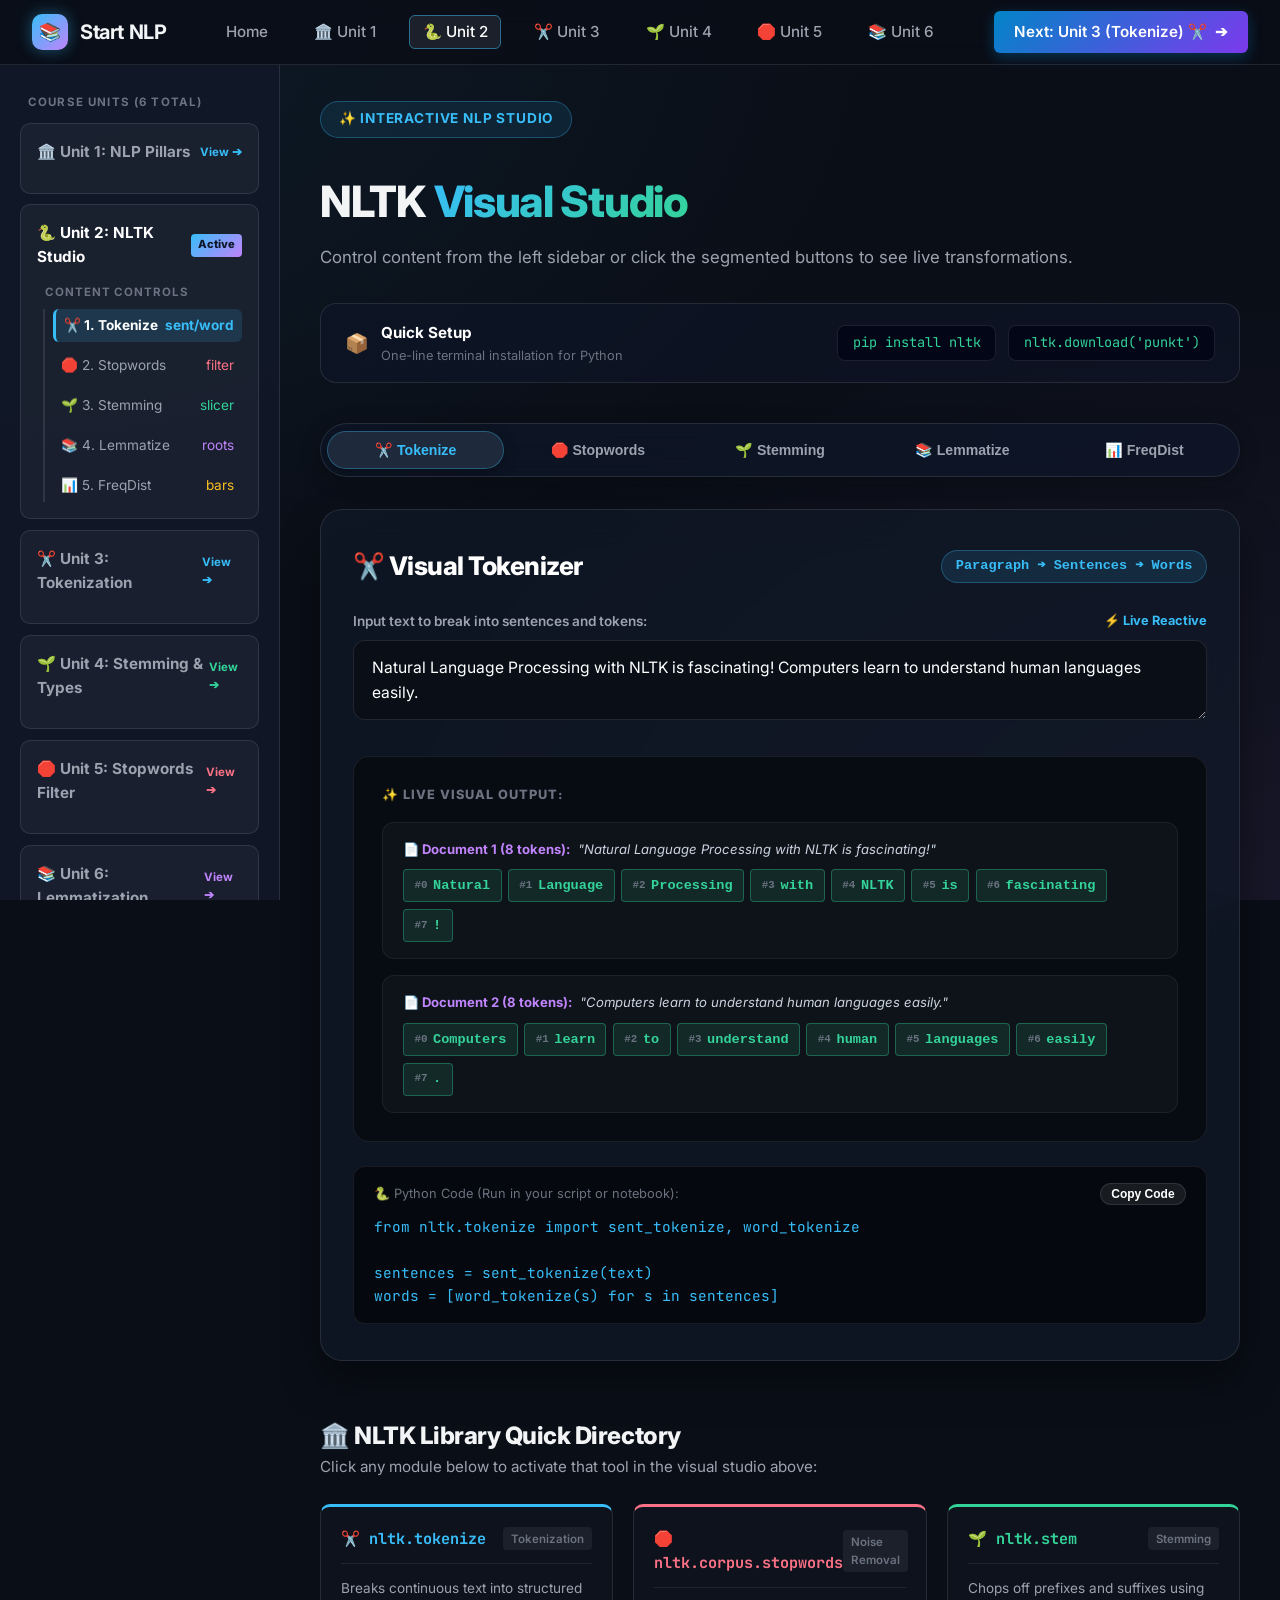
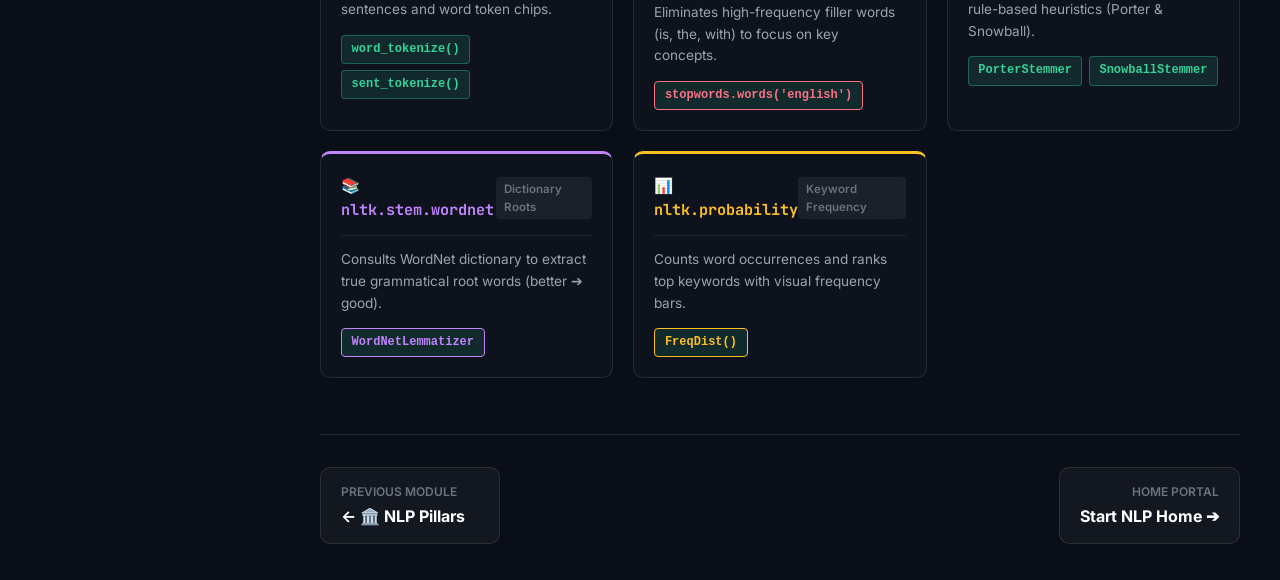
<file: nltk.html>
<!DOCTYPE html>
<html lang="en">
<head>
  <meta charset="UTF-8">
  <meta name="viewport" content="width=device-width, initial-scale=1.0">
  <title>NLTK Visual Studio - Start NLP</title>
  <link rel="stylesheet" href="style.css">
  <link rel="preconnect" href="https://fonts.googleapis.com">
  <link rel="preconnect" href="https://fonts.gstatic.com" crossorigin>
  <link href="https://fonts.googleapis.com/css2?family=Inter:wght@400;500;600;700;800&family=JetBrains+Mono:wght@500;600;700&display=swap" rel="stylesheet">
</head>
<body>

  <!-- Top Global Navbar (Apple Glass Style) -->
  <header class="top-navbar">
    <a href="index.html" class="brand-logo">
      <div class="brand-icon">📚</div>
      <span>Start NLP</span>
    </a>
    <ul class="nav-links">
      <li><a href="index.html" class="nav-link">Home</a></li>
      <li><a href="study.html" class="nav-link">🏛️ Unit 1</a></li>
      <li><a href="nltk.html" class="nav-link active">🐍 Unit 2</a></li>
      <li><a href="tokenization.html" class="nav-link">✂️ Unit 3</a></li>
      <li><a href="stemming.html" class="nav-link">🌱 Unit 4</a></li>
      <li><a href="stopwords.html" class="nav-link">🛑 Unit 5</a></li>
      <li><a href="lemmatization.html" class="nav-link">📚 Unit 6</a></li>
    </ul>
    <a href="tokenization.html" class="nav-cta-btn">
      <span>Next: Unit 3 (Tokenize) ✂️</span>
      <span>➔</span>
    </a>
  </header>

  <!-- Multi-page Layout with Left Sidebar -->
  <div class="study-layout">
    
    <!-- Left Sidebar: Content Control & Mode Switching -->
    <aside class="study-sidebar">
      <div class="sidebar-category">Course Units (6 Total)</div>
      
      <!-- Unit 1 -->
      <div class="topic-card-box" style="margin-bottom: 0.65rem;">
        <a href="study.html" class="topic-main-link" style="color: var(--text-muted);">
          <span>🏛️ Unit 1: NLP Pillars</span>
          <span style="font-size: 0.72rem; color: var(--color-corpus);">View ➔</span>
        </a>
      </div>

      <!-- Unit 2 (Active) -->
      <div class="topic-card-box" style="margin-bottom: 0.65rem;">
        <div class="topic-main-link">
          <span>🐍 Unit 2: NLTK Studio</span>
          <span class="topic-badge-active">Active</span>
        </div>
        
        <!-- Sidebar Mode Controls -->
        <div style="font-size: 0.72rem; text-transform: uppercase; letter-spacing: 0.08em; color: var(--text-dim); margin: 0.85rem 0 0.45rem 0.5rem; font-weight: 700;">
          Content Controls
        </div>
        <ul class="topic-sublist">
          <li class="subtopic-item sidebar-mode-item active" data-mode="token">
            <a href="javascript:void(0)" onclick="switchAppleMode('token')">
              <span>✂️ 1. Tokenize</span>
              <span class="item-badge" style="color: var(--color-corpus);">sent/word</span>
            </a>
          </li>
          <li class="subtopic-item sidebar-mode-item" data-mode="stopwords">
            <a href="javascript:void(0)" onclick="switchAppleMode('stopwords')">
              <span>🛑 2. Stopwords</span>
              <span class="item-badge" style="color: #fb7185;">filter</span>
            </a>
          </li>
          <li class="subtopic-item sidebar-mode-item" data-mode="stem">
            <a href="javascript:void(0)" onclick="switchAppleMode('stem')">
              <span>🌱 3. Stemming</span>
              <span class="item-badge" style="color: var(--color-word);">slicer</span>
            </a>
          </li>
          <li class="subtopic-item sidebar-mode-item" data-mode="lemma">
            <a href="javascript:void(0)" onclick="switchAppleMode('lemma')">
              <span>📚 4. Lemmatize</span>
              <span class="item-badge" style="color: var(--color-document);">roots</span>
            </a>
          </li>
          <li class="subtopic-item sidebar-mode-item" data-mode="freq">
            <a href="javascript:void(0)" onclick="switchAppleMode('freq')">
              <span>📊 5. FreqDist</span>
              <span class="item-badge" style="color: var(--color-vocab);">bars</span>
            </a>
          </li>
        </ul>
      </div>

      <!-- Unit 3 -->
      <div class="topic-card-box" style="margin-bottom: 0.65rem;">
        <a href="tokenization.html" class="topic-main-link" style="color: var(--text-muted);">
          <span>✂️ Unit 3: Tokenization</span>
          <span style="font-size: 0.72rem; color: var(--color-corpus);">View ➔</span>
        </a>
      </div>

      <!-- Unit 4 -->
      <div class="topic-card-box" style="margin-bottom: 0.65rem;">
        <a href="stemming.html" class="topic-main-link" style="color: var(--text-muted);">
          <span>🌱 Unit 4: Stemming & Types</span>
          <span style="font-size: 0.72rem; color: var(--color-word);">View ➔</span>
        </a>
      </div>

      <!-- Unit 5 -->
      <div class="topic-card-box" style="margin-bottom: 0.65rem;">
        <a href="stopwords.html" class="topic-main-link" style="color: var(--text-muted);">
          <span>🛑 Unit 5: Stopwords Filter</span>
          <span style="font-size: 0.72rem; color: #fb7185;">View ➔</span>
        </a>
      </div>

      <!-- Unit 6 -->
      <div class="topic-card-box" style="margin-bottom: 1.25rem;">
        <a href="lemmatization.html" class="topic-main-link" style="color: var(--text-muted);">
          <span>📚 Unit 6: Lemmatization</span>
          <span style="font-size: 0.72rem; color: var(--color-document);">View ➔</span>
        </a>
      </div>

      <!-- Quick Section Jump Links -->
      <div class="sidebar-category" style="margin-top: 1.5rem;">Quick Access</div>
      <ul class="topic-sublist" style="border-left: none; padding-left: 0;">
        <li class="subtopic-item">
          <a href="javascript:void(0)" onclick="scrollToSubtopic('quick-setup-banner')">
            <span>📦 Setup & Install</span>
          </a>
        </li>
        <li class="subtopic-item">
          <a href="javascript:void(0)" onclick="scrollToSubtopic('nltk-quick-directory')">
            <span>🏛️ Library Directory</span>
          </a>
        </li>
      </ul>

      <div class="sidebar-footer-note">
        <strong>⚡ Sidebar Control</strong>
        <p style="margin-top: 0.35rem; line-height: 1.4;">
          Select any tool on the left to switch and control the visual transformation stage live.
        </p>
      </div>
    </aside>

    <!-- Main Content Area: Visual Studio -->
    <main class="study-content" style="padding: 2.25rem 2.5rem;">
      
      <!-- Hero Header -->
      <header style="margin-bottom: 2rem;">
        <div class="hero-badge" style="background: rgba(56, 189, 248, 0.1); border-color: rgba(56, 189, 248, 0.3); color: #38bdf8;">
          <span>✨ Interactive NLP Studio</span>
        </div>
        <h1 style="font-size: 2.7rem; font-weight: 800; letter-spacing: -0.03em; margin: 0.35rem 0 0.5rem 0;">
          NLTK <span style="background: linear-gradient(135deg, #38bdf8, #34d399); -webkit-background-clip: text; -webkit-text-fill-color: transparent;">Visual Studio</span>
        </h1>
        <p style="color: var(--text-muted); font-size: 1.05rem;">
          Control content from the left sidebar or click the segmented buttons to see live transformations.
        </p>
      </header>

      <!-- Quick Apple Install Strip -->
      <div class="apple-install-banner" id="quick-setup-banner">
        <div style="display: flex; align-items: center; gap: 0.75rem;">
          <span style="font-size: 1.2rem;">📦</span>
          <div>
            <strong style="font-size: 0.95rem; color: #fff;">Quick Setup</strong>
            <span style="display: block; font-size: 0.8rem; color: var(--text-dim);">One-line terminal installation for Python</span>
          </div>
        </div>
        <div style="display: flex; align-items: center; gap: 0.75rem; flex-wrap: wrap;">
          <code class="install-command-chip">pip install nltk</code>
          <code class="install-command-chip">nltk.download('punkt')</code>
        </div>
      </div>

      <!-- =========================================================
           THE CORE ATTRACTION: APPLE-STYLE VISUAL STUDIO
           ========================================================= -->
      <section class="apple-studio-wrapper">
        
        <!-- Segmented Pill Selector (Apple Style) -->
        <nav class="apple-segmented-control" aria-label="NLTK Visual Tools">
          <button class="apple-segment-pill active pill-token" data-mode="token" onclick="switchAppleMode('token')">
            <span>✂️ Tokenize</span>
          </button>
          <button class="apple-segment-pill" data-mode="stopwords" onclick="switchAppleMode('stopwords')">
            <span>🛑 Stopwords</span>
          </button>
          <button class="apple-segment-pill" data-mode="stem" onclick="switchAppleMode('stem')">
            <span>🌱 Stemming</span>
          </button>
          <button class="apple-segment-pill" data-mode="lemma" onclick="switchAppleMode('lemma')">
            <span>📚 Lemmatize</span>
          </button>
          <button class="apple-segment-pill" data-mode="freq" onclick="switchAppleMode('freq')">
            <span>📊 FreqDist</span>
          </button>
        </nav>

        <!-- The Main Interactive Studio Stage Card -->
        <div class="apple-studio-card">
          
          <!-- Studio Header -->
          <div class="studio-top-bar">
            <div class="studio-mode-title" id="apple-studio-title" style="color: #fff;">
              ✂️ Visual Tokenizer
            </div>
            <span class="studio-rule-badge" id="apple-studio-badge" style="background: rgba(56, 189, 248, 0.12); color: #38bdf8; border: 1px solid rgba(56, 189, 248, 0.3);">
              Paragraph ➔ Sentences ➔ Words
            </span>
          </div>

          <!-- Live Reactive Input Field -->
          <div class="apple-input-container">
            <div class="apple-input-label">
              <span id="apple-studio-label">Input text to break into sentences and tokens:</span>
              <span style="color: #38bdf8; font-size: 0.8rem; font-weight: 700;">⚡ Live Reactive</span>
            </div>
            <textarea 
              id="apple-studio-input" 
              class="apple-textarea" 
              placeholder="Type your text here..."
            >Natural Language Processing with NLTK is fascinating! Computers learn to understand human languages easily.</textarea>
          </div>

          <!-- Visual Transformation Stage (Before ➔ After) -->
          <div class="visual-transformation-canvas">
            <div class="canvas-step-title">
              <span>✨ Live Visual Output:</span>
            </div>
            <div id="apple-canvas-content">
              <!-- Dynamically populated by JS with visual chips, cards, and bar charts -->
            </div>
          </div>

          <!-- Apple Minimalist Code Drawer -->
          <div class="apple-code-drawer">
            <div class="code-drawer-header">
              <span>🐍 Python Code (Run in your script or notebook):</span>
              <button id="apple-copy-btn" class="copy-pill-btn" onclick="copyAppleCode()">Copy Code</button>
            </div>
            <pre id="apple-code-snippet" class="minimal-python-code">from nltk.tokenize import sent_tokenize, word_tokenize

sentences = sent_tokenize(text)
words = [word_tokenize(s) for s in sentences]</pre>
          </div>

        </div>

      </section>

      <!-- =========================================================
           INTERACTIVE NLTK ARCHITECTURE DIRECTORY (APPLE GRID)
           ========================================================= -->
      <section id="nltk-quick-directory" style="margin-bottom: 3.5rem;">
        <div style="margin-bottom: 1.5rem;">
          <h2 style="font-size: 1.5rem; font-weight: 800; letter-spacing: -0.02em;">
            🏛️ NLTK Library Quick Directory
          </h2>
          <p style="color: var(--text-muted); font-size: 0.95rem;">
            Click any module below to activate that tool in the visual studio above:
          </p>
        </div>

        <div class="tree-branches-grid">
          
          <!-- Module 1: Tokenize -->
          <div class="tree-branch-card" style="border-top: 3px solid var(--color-corpus); cursor: pointer;" onclick="switchAppleMode('token')">
            <div class="branch-header">
              <span class="branch-name" style="color: var(--color-corpus);">✂️ nltk.tokenize</span>
              <span class="branch-role">Tokenization</span>
            </div>
            <p style="font-size: 0.85rem; color: var(--text-muted); margin-bottom: 0.85rem;">
              Breaks continuous text into structured sentences and word token chips.
            </p>
            <div style="display: flex; gap: 0.4rem; flex-wrap: wrap;">
              <span class="token-chip" style="font-size:0.75rem;">word_tokenize()</span>
              <span class="token-chip" style="font-size:0.75rem;">sent_tokenize()</span>
            </div>
          </div>

          <!-- Module 2: Stopwords -->
          <div class="tree-branch-card" style="border-top: 3px solid #fb7185; cursor: pointer;" onclick="switchAppleMode('stopwords')">
            <div class="branch-header">
              <span class="branch-name" style="color: #fb7185;">🛑 nltk.corpus.stopwords</span>
              <span class="branch-role">Noise Removal</span>
            </div>
            <p style="font-size: 0.85rem; color: var(--text-muted); margin-bottom: 0.85rem;">
              Eliminates high-frequency filler words (is, the, with) to focus on key concepts.
            </p>
            <div style="display: flex; gap: 0.4rem; flex-wrap: wrap;">
              <span class="token-chip" style="font-size:0.75rem; border-color:#fb7185; color:#fb7185;">stopwords.words('english')</span>
            </div>
          </div>

          <!-- Module 3: Stem -->
          <div class="tree-branch-card" style="border-top: 3px solid var(--color-word); cursor: pointer;" onclick="switchAppleMode('stem')">
            <div class="branch-header">
              <span class="branch-name" style="color: var(--color-word);">🌱 nltk.stem</span>
              <span class="branch-role">Stemming</span>
            </div>
            <p style="font-size: 0.85rem; color: var(--text-muted); margin-bottom: 0.85rem;">
              Chops off prefixes and suffixes using rule-based heuristics (Porter & Snowball).
            </p>
            <div style="display: flex; gap: 0.4rem; flex-wrap: wrap;">
              <span class="token-chip" style="font-size:0.75rem;">PorterStemmer</span>
              <span class="token-chip" style="font-size:0.75rem;">SnowballStemmer</span>
            </div>
          </div>

          <!-- Module 4: Lemmatize -->
          <div class="tree-branch-card" style="border-top: 3px solid var(--color-document); cursor: pointer;" onclick="switchAppleMode('lemma')">
            <div class="branch-header">
              <span class="branch-name" style="color: var(--color-document);">📚 nltk.stem.wordnet</span>
              <span class="branch-role">Dictionary Roots</span>
            </div>
            <p style="font-size: 0.85rem; color: var(--text-muted); margin-bottom: 0.85rem;">
              Consults WordNet dictionary to extract true grammatical root words (better ➔ good).
            </p>
            <div style="display: flex; gap: 0.4rem; flex-wrap: wrap;">
              <span class="token-chip" style="font-size:0.75rem; border-color:var(--color-document); color:var(--color-document);">WordNetLemmatizer</span>
            </div>
          </div>

          <!-- Module 5: FreqDist -->
          <div class="tree-branch-card" style="border-top: 3px solid var(--color-vocab); cursor: pointer;" onclick="switchAppleMode('freq')">
            <div class="branch-header">
              <span class="branch-name" style="color: var(--color-vocab);">📊 nltk.probability</span>
              <span class="branch-role">Keyword Frequency</span>
            </div>
            <p style="font-size: 0.85rem; color: var(--text-muted); margin-bottom: 0.85rem;">
              Counts word occurrences and ranks top keywords with visual frequency bars.
            </p>
            <div style="display: flex; gap: 0.4rem; flex-wrap: wrap;">
              <span class="token-chip" style="font-size:0.75rem; border-color:var(--color-vocab); color:var(--color-vocab);">FreqDist()</span>
            </div>
          </div>

        </div>
      </section>

      <!-- Footer Navigation (Apple Minimalist) -->
      <footer class="page-nav-footer">
        <a href="study.html" class="nav-pager-link prev">
          <span class="nav-pager-sub">Previous Module</span>
          <span class="nav-pager-title">← 🏛️ NLP Pillars</span>
        </a>
        <a href="index.html" class="nav-pager-link next">
          <span class="nav-pager-sub">Home Portal</span>
          <span class="nav-pager-title">Start NLP Home ➔</span>
        </a>
      </footer>

    </main>
  </div>

  <script src="script.js"></script>
</body>
</html>
</file>
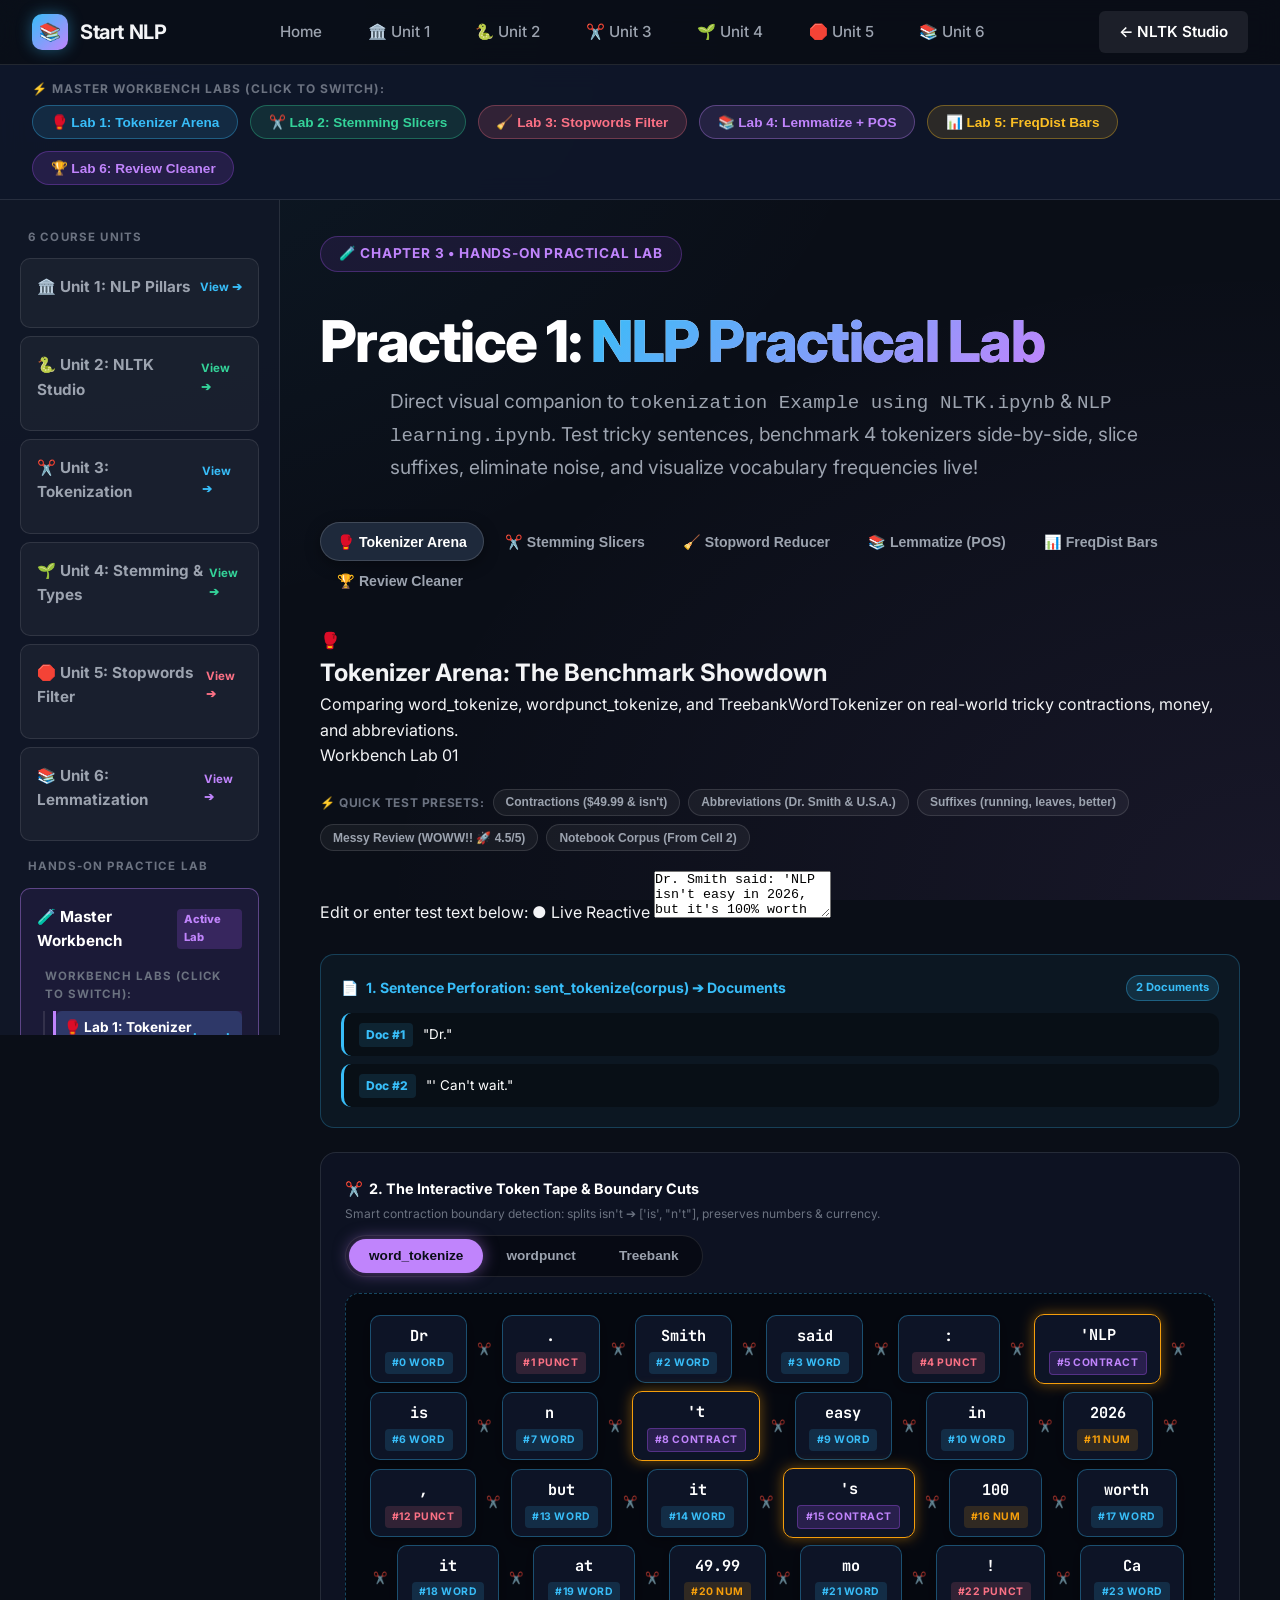
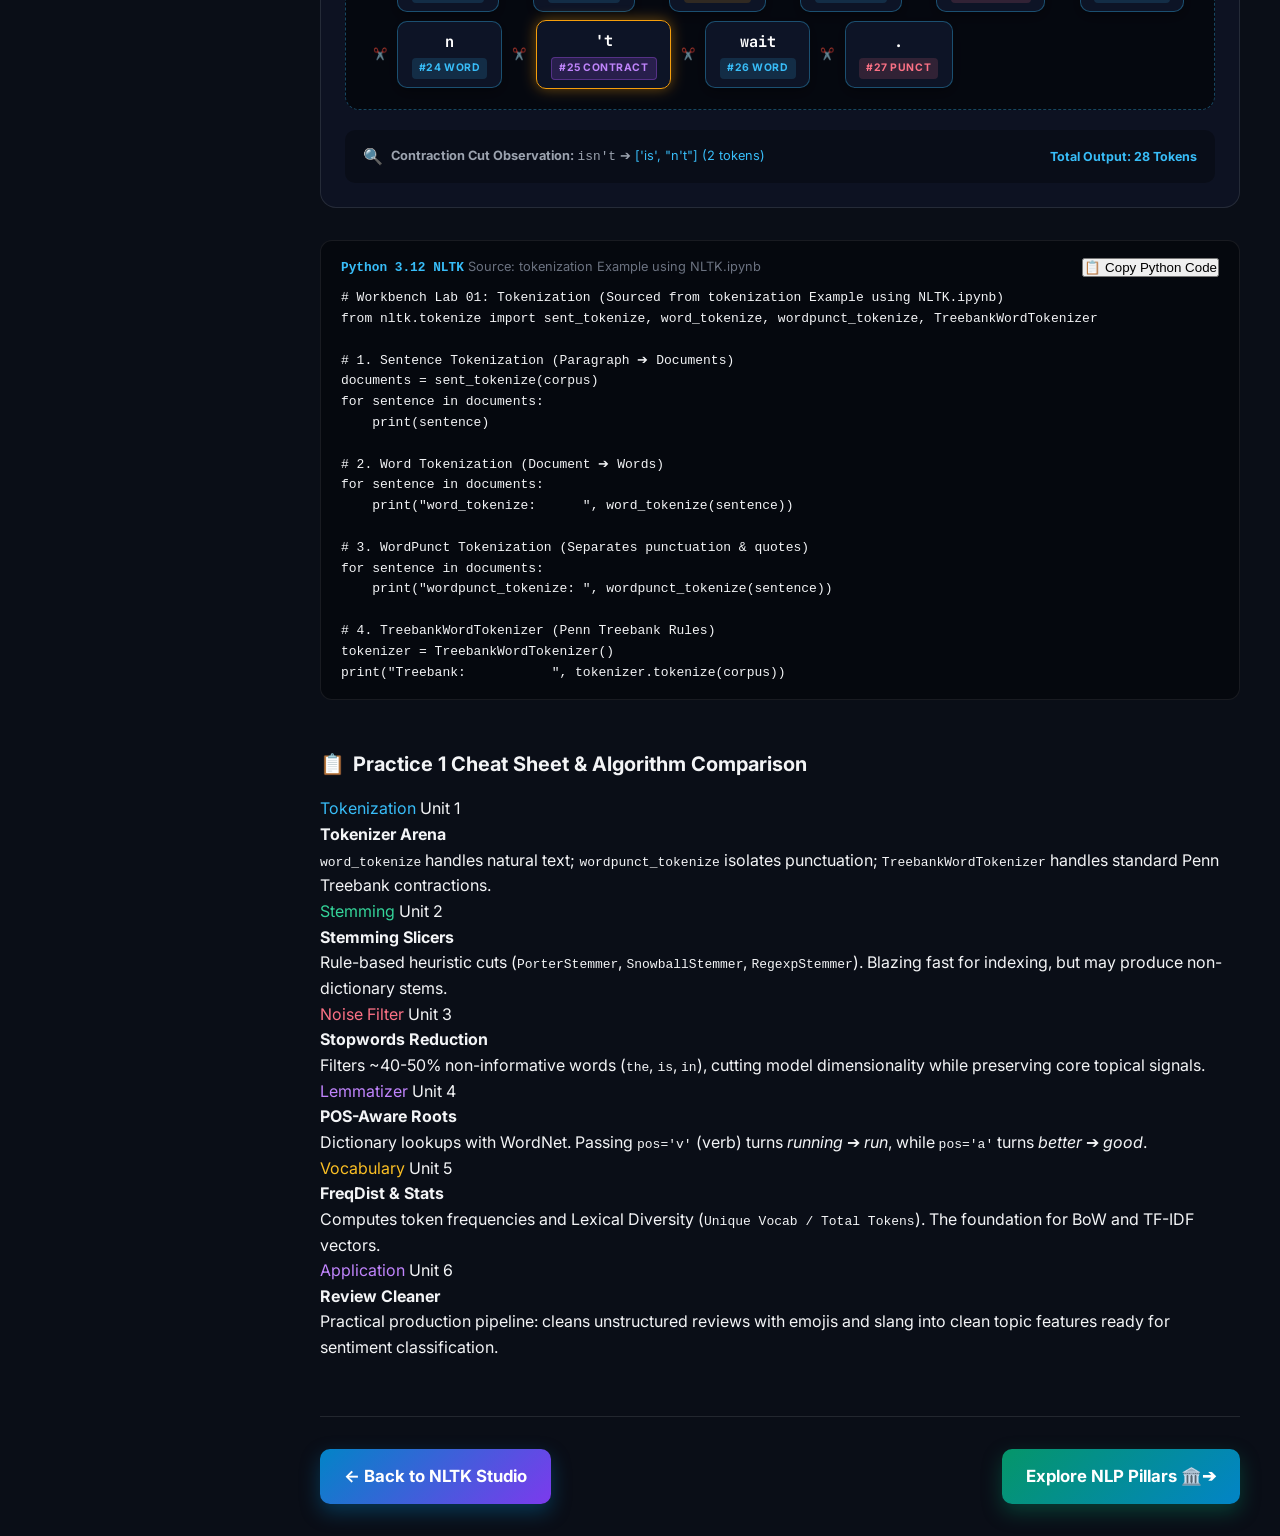
<file: practice.html>
<!DOCTYPE html>
<html lang="en">
<head>
  <meta charset="UTF-8">
  <meta name="viewport" content="width=device-width, initial-scale=1.0">
  <title>Practice 1: Hands-On NLP Lab - Start NLP</title>
  <link rel="stylesheet" href="style.css">
  <link rel="preconnect" href="https://fonts.googleapis.com">
  <link rel="preconnect" href="https://fonts.gstatic.com" crossorigin>
  <link href="https://fonts.googleapis.com/css2?family=Inter:wght@400;500;600;700;800&family=JetBrains+Mono:wght@500;600;700&display=swap" rel="stylesheet">
</head>
<body>

  <!-- Top Global Navbar (Apple Glass Style) -->
  <header class="top-navbar">
    <a href="index.html" class="brand-logo">
      <div class="brand-icon">📚</div>
      <span>Start NLP</span>
    </a>
    <ul class="nav-links">
      <li><a href="index.html" class="nav-link">Home</a></li>
      <li><a href="study.html" class="nav-link">🏛️ Unit 1</a></li>
      <li><a href="nltk.html" class="nav-link">🐍 Unit 2</a></li>
      <li><a href="tokenization.html" class="nav-link">✂️ Unit 3</a></li>
      <li><a href="stemming.html" class="nav-link">🌱 Unit 4</a></li>
      <li><a href="stopwords.html" class="nav-link">🛑 Unit 5</a></li>
      <li><a href="lemmatization.html" class="nav-link">📚 Unit 6</a></li>
    </ul>
    <a href="nltk.html" class="nav-cta-btn" style="background: rgba(255,255,255,0.08); box-shadow: none;">
      <span>← NLTK Studio</span>
    </a>
  </header>

  <!-- Upper Sub-headings Bar: Quick Click-to-Jump -->
  <nav class="upper-subheadings-wrapper" aria-label="Practice 1 Quick Navigation">
    <div class="upper-subheadings-title">⚡ Master Workbench Labs (Click to Switch):</div>
    <div class="upper-subheadings-bar">
      <button class="subheading-btn btn-corpus" onclick="switchPracticeLab('tokenizer')">
        <span>🥊 Lab 1: Tokenizer Arena</span>
      </button>

      <button class="subheading-btn btn-word" onclick="switchPracticeLab('stemming')">
        <span>✂️ Lab 2: Stemming Slicers</span>
      </button>

      <button class="subheading-btn" style="background: rgba(251, 113, 133, 0.15); color: #fb7185; border-color: rgba(251, 113, 133, 0.3);" onclick="switchPracticeLab('stopwords')">
        <span>🧹 Lab 3: Stopwords Filter</span>
      </button>

      <button class="subheading-btn btn-document" onclick="switchPracticeLab('lemma')">
        <span>📚 Lab 4: Lemmatize + POS</span>
      </button>

      <button class="subheading-btn btn-vocab" onclick="switchPracticeLab('freqdist')">
        <span>📊 Lab 5: FreqDist Bars</span>
      </button>

      <button class="subheading-btn" style="background: rgba(168, 85, 247, 0.15); color: #c084fc; border-color: rgba(168, 85, 247, 0.3);" onclick="switchPracticeLab('review')">
        <span>🏆 Lab 6: Review Cleaner</span>
      </button>
    </div>
  </nav>

  <!-- Multi-page Layout with Left Sidebar -->
  <div class="study-layout">
    
    <!-- Left Sidebar: Unified 6 Course Units + Master Workbench -->
    <aside class="study-sidebar">
      <div class="sidebar-category">6 Course Units</div>
      
      <!-- Unit 1 -->
      <div class="topic-card-box" style="margin-bottom: 0.5rem;">
        <a href="study.html" class="topic-main-link" style="color: var(--text-muted);">
          <span>🏛️ Unit 1: NLP Pillars</span>
          <span style="font-size: 0.72rem; color: var(--color-corpus);">View ➔</span>
        </a>
      </div>

      <!-- Unit 2 -->
      <div class="topic-card-box" style="margin-bottom: 0.5rem;">
        <a href="nltk.html" class="topic-main-link" style="color: var(--text-muted);">
          <span>🐍 Unit 2: NLTK Studio</span>
          <span style="font-size: 0.72rem; color: var(--color-word);">View ➔</span>
        </a>
      </div>

      <!-- Unit 3 -->
      <div class="topic-card-box" style="margin-bottom: 0.5rem;">
        <a href="tokenization.html" class="topic-main-link" style="color: var(--text-muted);">
          <span>✂️ Unit 3: Tokenization</span>
          <span style="font-size: 0.72rem; color: var(--color-corpus);">View ➔</span>
        </a>
      </div>

      <!-- Unit 4 -->
      <div class="topic-card-box" style="margin-bottom: 0.5rem;">
        <a href="stemming.html" class="topic-main-link" style="color: var(--text-muted);">
          <span>🌱 Unit 4: Stemming & Types</span>
          <span style="font-size: 0.72rem; color: var(--color-word);">View ➔</span>
        </a>
      </div>

      <!-- Unit 5 -->
      <div class="topic-card-box" style="margin-bottom: 0.5rem;">
        <a href="stopwords.html" class="topic-main-link" style="color: var(--text-muted);">
          <span>🛑 Unit 5: Stopwords Filter</span>
          <span style="font-size: 0.72rem; color: #fb7185;">View ➔</span>
        </a>
      </div>

      <!-- Unit 6 -->
      <div class="topic-card-box" style="margin-bottom: 1rem;">
        <a href="lemmatization.html" class="topic-main-link" style="color: var(--text-muted);">
          <span>📚 Unit 6: Lemmatization</span>
          <span style="font-size: 0.72rem; color: var(--color-document);">View ➔</span>
        </a>
      </div>

      <!-- Master Workbench (Active) -->
      <div class="sidebar-category">Hands-On Practice Lab</div>
      <div class="topic-card-box" style="border: 1px solid rgba(192, 132, 252, 0.4); background: rgba(168, 85, 247, 0.08);">
        <div class="topic-main-link">
          <span>🧪 Master Workbench</span>
          <span class="topic-badge-active" style="background: rgba(168, 85, 247, 0.2); color: #c084fc; border-color: rgba(168, 85, 247, 0.4);">Active Lab</span>
        </div>
        
        <!-- Sidebar Lab Mode Controls -->
        <div style="font-size: 0.72rem; text-transform: uppercase; letter-spacing: 0.08em; color: var(--text-dim); margin: 0.85rem 0 0.45rem 0.5rem; font-weight: 700;">
          Workbench Labs (Click to Switch):
        </div>
        <ul class="topic-sublist">
          <li class="subtopic-item practice-sidebar-item active" data-lab="tokenizer">
            <a href="javascript:void(0)" onclick="switchPracticeLab('tokenizer')">
              <span>🥊 Lab 1: Tokenizer Arena</span>
              <span class="item-badge" style="color: var(--color-corpus);">bench</span>
            </a>
          </li>
          <li class="subtopic-item practice-sidebar-item" data-lab="stemming">
            <a href="javascript:void(0)" onclick="switchPracticeLab('stemming')">
              <span>✂️ Lab 2: Stemming Slicers</span>
              <span class="item-badge" style="color: var(--color-word);">slicers</span>
            </a>
          </li>
          <li class="subtopic-item practice-sidebar-item" data-lab="stopwords">
            <a href="javascript:void(0)" onclick="switchPracticeLab('stopwords')">
              <span>🧹 Lab 3: Stopword Filter</span>
              <span class="item-badge" style="color: #fb7185;">reduce</span>
            </a>
          </li>
          <li class="subtopic-item practice-sidebar-item" data-lab="lemma">
            <a href="javascript:void(0)" onclick="switchPracticeLab('lemma')">
              <span>📚 Lab 4: Lemma with POS</span>
              <span class="item-badge" style="color: var(--color-document);">roots</span>
            </a>
          </li>
          <li class="subtopic-item practice-sidebar-item" data-lab="freqdist">
            <a href="javascript:void(0)" onclick="switchPracticeLab('freqdist')">
              <span>📊 Lab 5: FreqDist Bars</span>
              <span class="item-badge" style="color: var(--color-vocab);">stats</span>
            </a>
          </li>
          <li class="subtopic-item practice-sidebar-item" data-lab="review">
            <a href="javascript:void(0)" onclick="switchPracticeLab('review')">
              <span>🏆 Lab 6: Review Cleaner</span>
              <span class="item-badge" style="color: #c084fc;">nlp-ml</span>
            </a>
          </li>
        </ul>
      </div>

      <!-- Notebook Source Box -->
      <div class="sidebar-category" style="margin-top: 1.5rem;">Notebook Sources</div>
      <div style="background: rgba(255,255,255,0.03); border: 1px solid var(--border-color); border-radius: 10px; padding: 0.85rem; margin-top: 0.5rem; font-size: 0.8rem;">
        <div style="color: var(--text-main); font-weight: 600; margin-bottom: 0.35rem; display: flex; align-items: center; gap: 0.4rem;">
          <span>📓</span>
          <span style="font-size: 0.75rem;">tokenization Example using NLTK.ipynb</span>
        </div>
        <div style="color: var(--text-dim); line-height: 1.4; font-size: 0.72rem;">
          Interactive practice sourced directly from <strong>tokenization Example using NLTK.ipynb</strong> & <strong>NLP learning.ipynb</strong>. All code runs in Python 3.12!
        </div>
      </div>

      <div class="sidebar-footer-note">
        <strong>⚡ Live Interactive Lab</strong>
        <p style="margin-top: 0.35rem; line-height: 1.4;">
          Select any unit from the sidebar to instantly test edge cases and view transformations.
        </p>
      </div>
    </aside>

    <!-- Main Content Area -->
    <main class="study-content" style="padding: 2.25rem 2.5rem;">
      
      <!-- Hero Header -->
      <header style="margin-bottom: 2rem;">
        <div class="hero-badge" style="background: rgba(168, 85, 247, 0.1); border-color: rgba(168, 85, 247, 0.3); color: #c084fc;">
          <span>🧪 Chapter 3 • Hands-On Practical Lab</span>
        </div>
        <h1 class="hero-title" style="margin-top: 0.75rem; margin-bottom: 0.75rem;">
          Practice 1: <span>NLP Practical Lab</span>
        </h1>
        <p class="hero-subtitle" style="max-width: 780px;">
          Direct visual companion to <code>tokenization Example using NLTK.ipynb</code> & <code>NLP learning.ipynb</code>. Test tricky sentences, benchmark 4 tokenizers side-by-side, slice suffixes, eliminate noise, and visualize vocabulary frequencies live!
        </p>
      </header>

      <!-- Segmented Mode Selector (Apple Glass Style) -->
      <div class="apple-segment-wrapper" style="margin-bottom: 1.75rem;">
        <div class="apple-segment-control" role="tablist">
          <button class="apple-segment-pill practice-pill active" data-lab="tokenizer" onclick="switchPracticeLab('tokenizer')">
            <span>🥊 Tokenizer Arena</span>
          </button>
          <button class="apple-segment-pill practice-pill" data-lab="stemming" onclick="switchPracticeLab('stemming')">
            <span>✂️ Stemming Slicers</span>
          </button>
          <button class="apple-segment-pill practice-pill" data-lab="stopwords" onclick="switchPracticeLab('stopwords')">
            <span>🧹 Stopword Reducer</span>
          </button>
          <button class="apple-segment-pill practice-pill" data-lab="lemma" onclick="switchPracticeLab('lemma')">
            <span>📚 Lemmatize (POS)</span>
          </button>
          <button class="apple-segment-pill practice-pill" data-lab="freqdist" onclick="switchPracticeLab('freqdist')">
            <span>📊 FreqDist Bars</span>
          </button>
          <button class="apple-segment-pill practice-pill" data-lab="review" onclick="switchPracticeLab('review')">
            <span>🏆 Review Cleaner</span>
          </button>
        </div>
      </div>

      <!-- Interactive Playground Container -->
      <section class="apple-visual-canvas">
        
        <!-- Canvas Top Bar -->
        <div class="canvas-header">
          <div class="canvas-title-group">
            <span class="canvas-icon" id="practice-lab-icon">🥊</span>
            <div>
              <h2 class="canvas-title" id="practice-lab-title">Tokenizer Arena: The Benchmark Showdown</h2>
              <p class="canvas-desc" id="practice-lab-desc">
                Comparing word_tokenize, wordpunct_tokenize, and TreebankWordTokenizer on real-world tricky contractions, money, and abbreviations.
              </p>
            </div>
          </div>
          <div class="canvas-badge" id="practice-lab-badge">Interactive Lab 01</div>
        </div>

        <!-- Presets Selection Bar -->
        <div style="margin-top: 1.25rem; display: flex; flex-wrap: wrap; align-items: center; gap: 0.5rem;">
          <span style="font-size: 0.75rem; font-weight: 700; text-transform: uppercase; letter-spacing: 0.05em; color: var(--text-dim);">
            ⚡ Quick Test Presets:
          </span>
          <button class="preset-pill-btn" onclick="loadPracticePreset('tricky')">
            Contractions ($49.99 & isn't)
          </button>
          <button class="preset-pill-btn" onclick="loadPracticePreset('abbrev')">
            Abbreviations (Dr. Smith & U.S.A.)
          </button>
          <button class="preset-pill-btn" onclick="loadPracticePreset('stemwords')">
            Suffixes (running, leaves, better)
          </button>
          <button class="preset-pill-btn" onclick="loadPracticePreset('review')">
            Messy Review (WOWW!! 🚀 4.5/5)
          </button>
          <button class="preset-pill-btn" onclick="loadPracticePreset('notebook')">
            Notebook Corpus (From Cell 2)
          </button>
        </div>

        <!-- Input Box -->
        <div class="canvas-input-wrapper" style="margin-top: 1.25rem;">
          <label class="canvas-input-label" for="practice-input">
            <span>Edit or enter test text below:</span>
            <span class="live-pulse-indicator">● Live Reactive</span>
          </label>
          <textarea 
            id="practice-input" 
            class="canvas-textarea" 
            rows="3" 
            spellcheck="false"
          >Dr. Smith said: 'NLP isn't easy in 2026, but it's 100% worth it at $49.99/mo!' Can't wait.</textarea>
        </div>

        <!-- Dynamic Output Stage -->
        <div id="practice-visual-stage" style="margin-top: 1.75rem;">
          <!-- Dynamically populated by updatePracticeVisualStage() -->
        </div>

      </section>

      <!-- Code Companion Drawer (Direct from Notebook) -->
      <section class="apple-code-drawer" style="margin-top: 2rem;">
        <div class="code-drawer-header">
          <div class="code-header-left">
            <span class="code-lang-tag">Python 3.12 NLTK</span>
            <span class="code-source-tag">Source: tokenization Example using NLTK.ipynb</span>
          </div>
          <button class="copy-code-btn" onclick="copyPracticeCode()">
            <span id="copy-practice-label">📋 Copy Python Code</span>
          </button>
        </div>
        <pre class="code-pre"><code id="practice-python-code" class="code-block"># Python code from notebook will appear here</code></pre>
      </section>

      <!-- Practice 1 Learning Roadmap Matrix -->
      <section style="margin-top: 3rem;">
        <h3 style="font-size: 1.25rem; font-weight: 700; color: var(--text-main); margin-bottom: 1rem; display: flex; align-items: center; gap: 0.5rem;">
          <span>📋</span>
          <span>Practice 1 Cheat Sheet & Algorithm Comparison</span>
        </h3>
        <div class="apple-directory-grid">
          
          <div class="apple-dir-card">
            <div class="dir-card-header">
              <span class="dir-pill" style="color: var(--color-corpus); border-color: var(--color-corpus-border);">Tokenization</span>
              <span class="dir-mod">Unit 1</span>
            </div>
            <h4 class="dir-title">Tokenizer Arena</h4>
            <p class="dir-desc">
              <code>word_tokenize</code> handles natural text; <code>wordpunct_tokenize</code> isolates punctuation; <code>TreebankWordTokenizer</code> handles standard Penn Treebank contractions.
            </p>
          </div>

          <div class="apple-dir-card">
            <div class="dir-card-header">
              <span class="dir-pill" style="color: var(--color-word); border-color: var(--color-word-border);">Stemming</span>
              <span class="dir-mod">Unit 2</span>
            </div>
            <h4 class="dir-title">Stemming Slicers</h4>
            <p class="dir-desc">
              Rule-based heuristic cuts (<code>PorterStemmer</code>, <code>SnowballStemmer</code>, <code>RegexpStemmer</code>). Blazing fast for indexing, but may produce non-dictionary stems.
            </p>
          </div>

          <div class="apple-dir-card">
            <div class="dir-card-header">
              <span class="dir-pill" style="color: #fb7185; border-color: rgba(251, 113, 133, 0.3);">Noise Filter</span>
              <span class="dir-mod">Unit 3</span>
            </div>
            <h4 class="dir-title">Stopwords Reduction</h4>
            <p class="dir-desc">
              Filters ~40-50% non-informative words (<code>the</code>, <code>is</code>, <code>in</code>), cutting model dimensionality while preserving core topical signals.
            </p>
          </div>

          <div class="apple-dir-card">
            <div class="dir-card-header">
              <span class="dir-pill" style="color: var(--color-document); border-color: var(--color-document-border);">Lemmatizer</span>
              <span class="dir-mod">Unit 4</span>
            </div>
            <h4 class="dir-title">POS-Aware Roots</h4>
            <p class="dir-desc">
              Dictionary lookups with WordNet. Passing <code>pos='v'</code> (verb) turns <em>running</em> ➔ <em>run</em>, while <code>pos='a'</code> turns <em>better</em> ➔ <em>good</em>.
            </p>
          </div>

          <div class="apple-dir-card">
            <div class="dir-card-header">
              <span class="dir-pill" style="color: var(--color-vocab); border-color: var(--color-vocab-border);">Vocabulary</span>
              <span class="dir-mod">Unit 5</span>
            </div>
            <h4 class="dir-title">FreqDist & Stats</h4>
            <p class="dir-desc">
              Computes token frequencies and Lexical Diversity (<code>Unique Vocab / Total Tokens</code>). The foundation for BoW and TF-IDF vectors.
            </p>
          </div>

          <div class="apple-dir-card">
            <div class="dir-card-header">
              <span class="dir-pill" style="color: #c084fc; border-color: rgba(168, 85, 247, 0.4);">Application</span>
              <span class="dir-mod">Unit 6</span>
            </div>
            <h4 class="dir-title">Review Cleaner</h4>
            <p class="dir-desc">
              Practical production pipeline: cleans unstructured reviews with emojis and slang into clean topic features ready for sentiment classification.
            </p>
          </div>

        </div>
      </section>

      <!-- Bottom Next Navigation -->
      <footer style="margin-top: 3.5rem; padding-top: 2rem; border-top: 1px solid var(--border-color); display: flex; justify-content: space-between; align-items: center; flex-wrap: wrap; gap: 1rem;">
        <a href="nltk.html" class="portal-card-btn btn-pillars" style="margin: 0; width: auto; padding: 0.85rem 1.5rem;">
          <span>← Back to NLTK Studio</span>
        </a>
        <a href="study.html" class="portal-card-btn btn-nltk" style="margin: 0; width: auto; padding: 0.85rem 1.5rem;">
          <span>Explore NLP Pillars 🏛️</span>
          <span>➔</span>
        </a>
      </footer>

    </main>

  </div>

  <script src="script.js"></script>
</body>
</html>
</file>
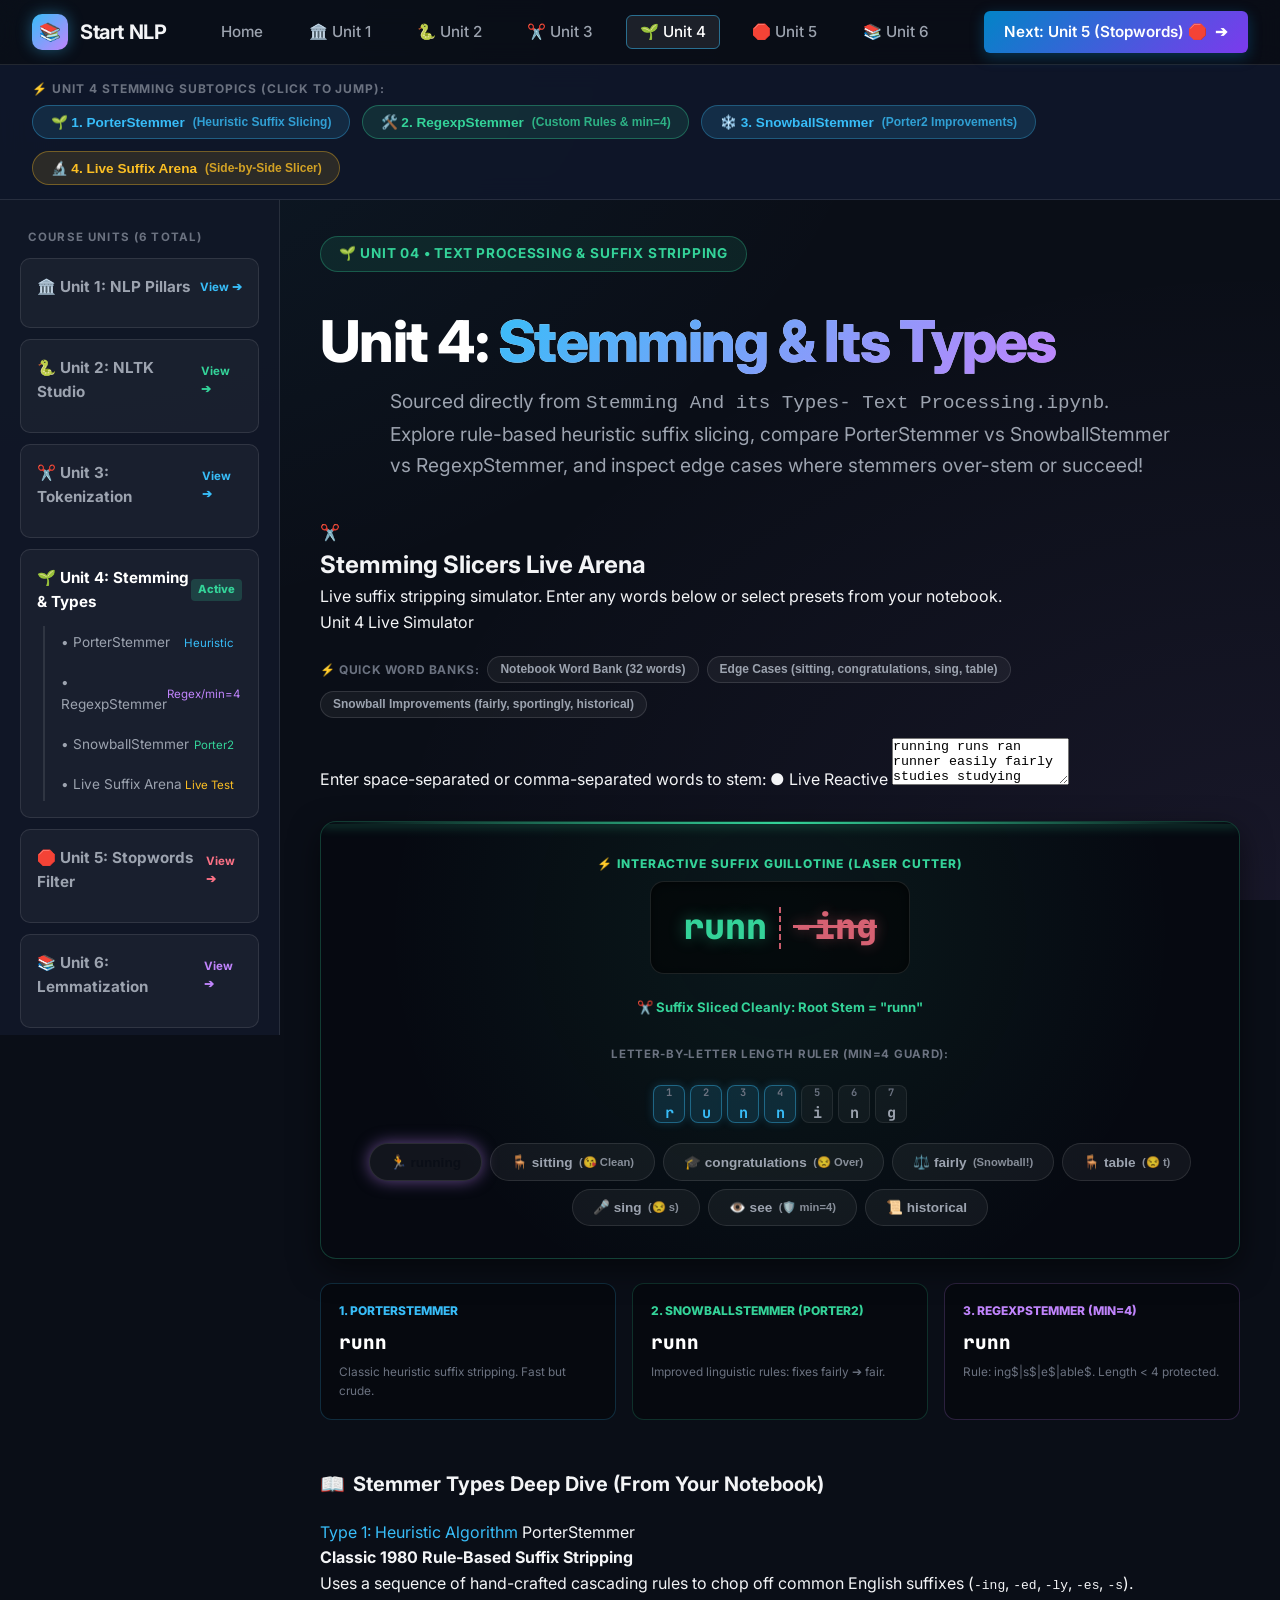
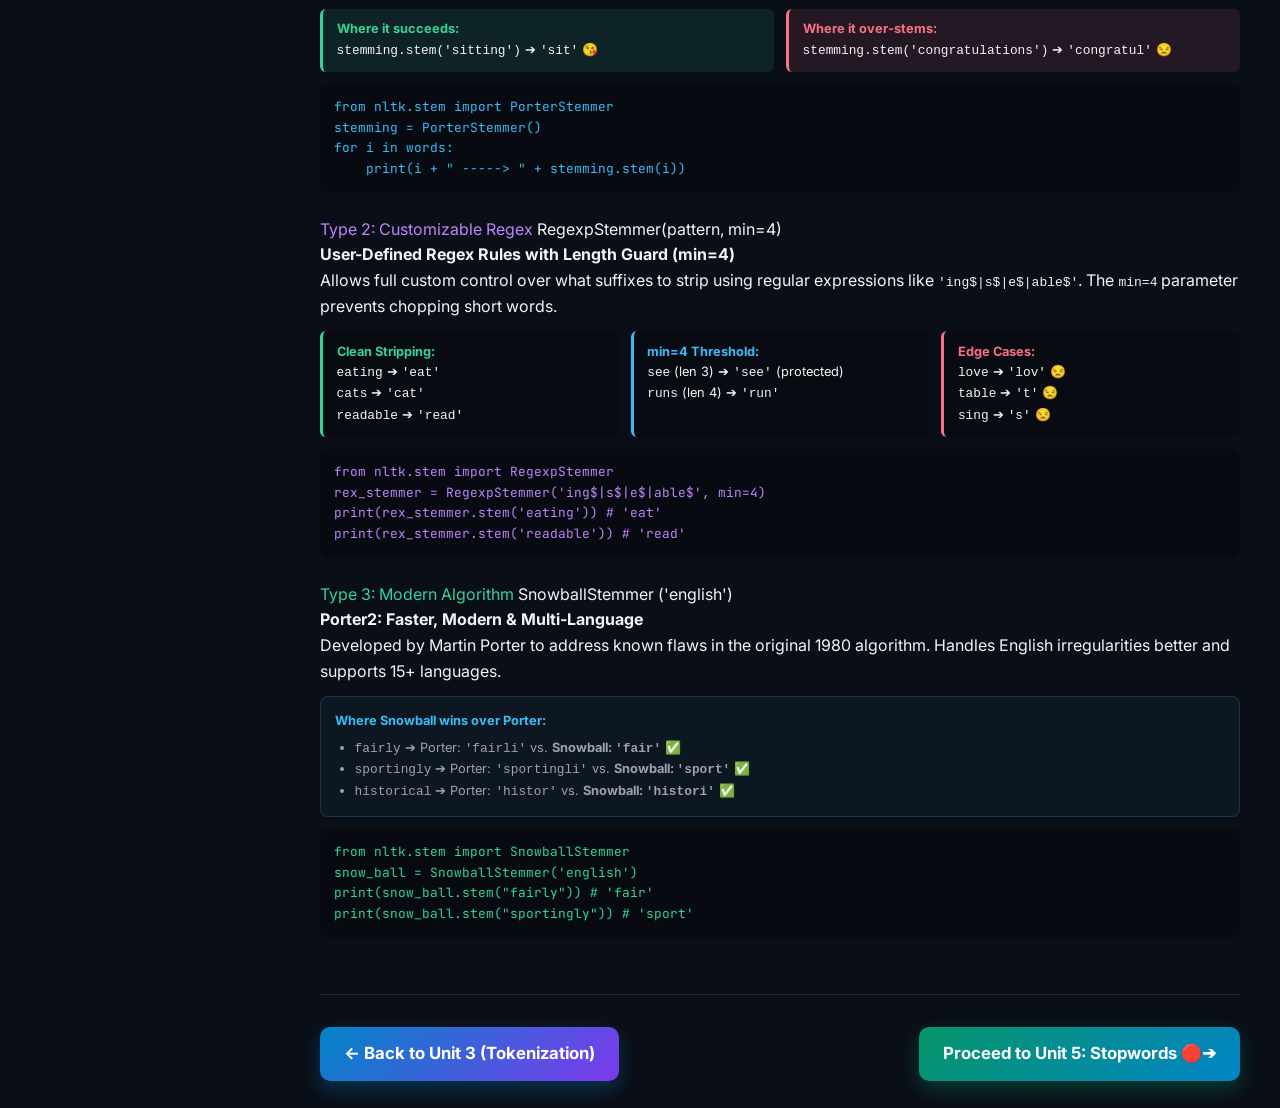
<file: stemming.html>
<!DOCTYPE html>
<html lang="en">
<head>
  <meta charset="UTF-8">
  <meta name="viewport" content="width=device-width, initial-scale=1.0">
  <title>Unit 4: Stemming & Its Types - Start NLP</title>
  <link rel="stylesheet" href="style.css">
  <link rel="preconnect" href="https://fonts.googleapis.com">
  <link rel="preconnect" href="https://fonts.gstatic.com" crossorigin>
  <link href="https://fonts.googleapis.com/css2?family=Inter:wght@400;500;600;700;800&family=JetBrains+Mono:wght@500;600;700&display=swap" rel="stylesheet">
</head>
<body>

  <!-- Top Global Navbar -->
  <header class="top-navbar">
    <a href="index.html" class="brand-logo">
      <div class="brand-icon">📚</div>
      <span>Start NLP</span>
    </a>
    <ul class="nav-links">
      <li><a href="index.html" class="nav-link">Home</a></li>
      <li><a href="study.html" class="nav-link">🏛️ Unit 1</a></li>
      <li><a href="nltk.html" class="nav-link">🐍 Unit 2</a></li>
      <li><a href="tokenization.html" class="nav-link">✂️ Unit 3</a></li>
      <li><a href="stemming.html" class="nav-link active">🌱 Unit 4</a></li>
      <li><a href="stopwords.html" class="nav-link">🛑 Unit 5</a></li>
      <li><a href="lemmatization.html" class="nav-link">📚 Unit 6</a></li>
    </ul>
    <a href="stopwords.html" class="nav-cta-btn">
      <span>Next: Unit 5 (Stopwords) 🛑</span>
      <span>➔</span>
    </a>
  </header>

  <!-- Upper Sub-headings Bar: Quick Click-to-Jump -->
  <nav class="upper-subheadings-wrapper" aria-label="Unit 4 Subtopics">
    <div class="upper-subheadings-title">⚡ Unit 4 Stemming Subtopics (Click to Jump):</div>
    <div class="upper-subheadings-bar">
      <button class="subheading-btn btn-corpus" onclick="scrollToSubtopic('section-porter')">
        <span>🌱 1. PorterStemmer</span>
        <span style="font-size:0.75rem; opacity:0.8;">(Heuristic Suffix Slicing)</span>
      </button>

      <button class="subheading-btn btn-word" onclick="scrollToSubtopic('section-regexp')">
        <span>🛠️ 2. RegexpStemmer</span>
        <span style="font-size:0.75rem; opacity:0.8;">(Custom Rules & min=4)</span>
      </button>

      <button class="subheading-btn" style="background: rgba(56, 189, 248, 0.15); color: #38bdf8; border-color: rgba(56, 189, 248, 0.3);" onclick="scrollToSubtopic('section-snowball')">
        <span>❄️ 3. SnowballStemmer</span>
        <span style="font-size:0.75rem; opacity:0.8;">(Porter2 Improvements)</span>
      </button>

      <button class="subheading-btn btn-vocab" onclick="scrollToSubtopic('section-comparison-arena')">
        <span>🔬 4. Live Suffix Arena</span>
        <span style="font-size:0.75rem; opacity:0.8;">(Side-by-Side Slicer)</span>
      </button>
    </div>
  </nav>

  <!-- Layout: Sidebar + Main Content -->
  <div class="study-layout">
    
    <!-- Unified 6-Unit Left Sidebar -->
    <aside class="study-sidebar">
      <div class="sidebar-category">Course Units (6 Total)</div>
      
      <!-- Unit 1 -->
      <div class="topic-card-box" style="margin-bottom: 0.65rem;">
        <a href="study.html" class="topic-main-link" style="color: var(--text-muted);">
          <span>🏛️ Unit 1: NLP Pillars</span>
          <span style="font-size: 0.72rem; color: var(--color-corpus);">View ➔</span>
        </a>
      </div>

      <!-- Unit 2 -->
      <div class="topic-card-box" style="margin-bottom: 0.65rem;">
        <a href="nltk.html" class="topic-main-link" style="color: var(--text-muted);">
          <span>🐍 Unit 2: NLTK Studio</span>
          <span style="font-size: 0.72rem; color: var(--color-word);">View ➔</span>
        </a>
      </div>

      <!-- Unit 3 -->
      <div class="topic-card-box" style="margin-bottom: 0.65rem;">
        <a href="tokenization.html" class="topic-main-link" style="color: var(--text-muted);">
          <span>✂️ Unit 3: Tokenization</span>
          <span style="font-size: 0.72rem; color: var(--color-corpus);">View ➔</span>
        </a>
      </div>

      <!-- Unit 4 (ACTIVE) -->
      <div class="topic-card-box" style="margin-bottom: 0.65rem;">
        <div class="topic-main-link">
          <span>🌱 Unit 4: Stemming & Types</span>
          <span class="topic-badge-active" style="background: rgba(52, 211, 153, 0.2); color: var(--color-word); border-color: rgba(52, 211, 153, 0.4);">Active</span>
        </div>
        <ul class="topic-sublist">
          <li class="subtopic-item">
            <a href="javascript:void(0)" onclick="scrollToSubtopic('section-porter')">
              <span>• PorterStemmer</span>
              <span style="color:var(--color-corpus); font-size:0.72rem;">Heuristic</span>
            </a>
          </li>
          <li class="subtopic-item">
            <a href="javascript:void(0)" onclick="scrollToSubtopic('section-regexp')">
              <span>• RegexpStemmer</span>
              <span style="color:#c084fc; font-size:0.72rem;">Regex/min=4</span>
            </a>
          </li>
          <li class="subtopic-item">
            <a href="javascript:void(0)" onclick="scrollToSubtopic('section-snowball')">
              <span>• SnowballStemmer</span>
              <span style="color:var(--color-word); font-size:0.72rem;">Porter2</span>
            </a>
          </li>
          <li class="subtopic-item">
            <a href="javascript:void(0)" onclick="scrollToSubtopic('section-comparison-arena')">
              <span>• Live Suffix Arena</span>
              <span style="color:var(--color-vocab); font-size:0.72rem;">Live Test</span>
            </a>
          </li>
        </ul>
      </div>

      <!-- Unit 5 -->
      <div class="topic-card-box" style="margin-bottom: 0.65rem;">
        <a href="stopwords.html" class="topic-main-link" style="color: var(--text-muted);">
          <span>🛑 Unit 5: Stopwords Filter</span>
          <span style="font-size: 0.72rem; color: #fb7185;">View ➔</span>
        </a>
      </div>

      <!-- Unit 6 -->
      <div class="topic-card-box" style="margin-bottom: 1.25rem;">
        <a href="lemmatization.html" class="topic-main-link" style="color: var(--text-muted);">
          <span>📚 Unit 6: Lemmatization</span>
          <span style="font-size: 0.72rem; color: var(--color-document);">View ➔</span>
        </a>
      </div>

      <!-- Notebook Source Badge -->
      <div class="sidebar-category">Notebook Source</div>
      <div style="background: rgba(255,255,255,0.03); border: 1px solid var(--border-color); border-radius: 10px; padding: 0.85rem; font-size: 0.78rem;">
        <div style="color: var(--text-main); font-weight: 600; margin-bottom: 0.35rem; display: flex; align-items: center; gap: 0.4rem;">
          <span>📓</span>
          <span style="font-size: 0.72rem;">Stemming And its Types- Text Processing.ipynb</span>
        </div>
        <div style="color: var(--text-dim); line-height: 1.4; font-size: 0.72rem;">
          Analyzed from your notebook. Interactive playground evaluates suffix stripping client-side without altering your files.
        </div>
      </div>
    </aside>

    <!-- Main Content Area -->
    <main class="study-content" style="padding: 2.25rem 2.5rem;">
      
      <!-- Hero Header -->
      <header style="margin-bottom: 2rem;">
        <div class="hero-badge" style="background: rgba(52, 211, 153, 0.1); border-color: rgba(52, 211, 153, 0.3); color: #34d399;">
          <span>🌱 Unit 04 • Text Processing & Suffix Stripping</span>
        </div>
        <h1 class="hero-title" style="margin-top: 0.75rem; margin-bottom: 0.75rem;">
          Unit 4: <span>Stemming & Its Types</span>
        </h1>
        <p class="hero-subtitle" style="max-width: 780px;">
          Sourced directly from <code>Stemming And its Types- Text Processing.ipynb</code>. Explore rule-based heuristic suffix slicing, compare PorterStemmer vs SnowballStemmer vs RegexpStemmer, and inspect edge cases where stemmers over-stem or succeed!
        </p>
      </header>

      <!-- Interactive Playground Canvas -->
      <section class="apple-visual-canvas" id="section-comparison-arena">
        
        <div class="canvas-header">
          <div class="canvas-title-group">
            <span class="canvas-icon">✂️</span>
            <div>
              <h2 class="canvas-title">Stemming Slicers Live Arena</h2>
              <p class="canvas-desc">
                Live suffix stripping simulator. Enter any words below or select presets from your notebook.
              </p>
            </div>
          </div>
          <div class="canvas-badge">Unit 4 Live Simulator</div>
        </div>

        <!-- Presets Selection Bar -->
        <div style="margin-top: 1.25rem; display: flex; flex-wrap: wrap; align-items: center; gap: 0.5rem;">
          <span style="font-size: 0.75rem; font-weight: 700; text-transform: uppercase; letter-spacing: 0.05em; color: var(--text-dim);">
            ⚡ Quick Word Banks:
          </span>
          <button class="preset-pill-btn" onclick="loadUnit4Preset('notebook')">
            Notebook Word Bank (32 words)
          </button>
          <button class="preset-pill-btn" onclick="loadUnit4Preset('edgecases')">
            Edge Cases (sitting, congratulations, sing, table)
          </button>
          <button class="preset-pill-btn" onclick="loadUnit4Preset('improvements')">
            Snowball Improvements (fairly, sportingly, historical)
          </button>
        </div>

        <!-- Input Box -->
        <div class="canvas-input-wrapper" style="margin-top: 1.25rem;">
          <label class="canvas-input-label" for="unit4-input">
            <span>Enter space-separated or comma-separated words to stem:</span>
            <span class="live-pulse-indicator">● Live Reactive</span>
          </label>
          <textarea 
            id="unit4-input" 
            class="canvas-textarea" 
            rows="3" 
            spellcheck="false"
          >running runs ran runner easily fairly studies studying happy happier generously organization programming better wolves flies historical sitting congratulations</textarea>
        </div>

        <!-- Live Output Stage -->
        <div id="unit4-visual-stage" style="margin-top: 1.75rem;">
          <!-- Dynamically populated by updateUnit4Visuals() -->
        </div>

      </section>

      <!-- Step-by-Step Educational Cards -->
      <section style="margin-top: 3rem;">
        <h3 style="font-size: 1.25rem; font-weight: 700; color: var(--text-main); margin-bottom: 1.25rem; display: flex; align-items: center; gap: 0.5rem;">
          <span>📖</span>
          <span>Stemmer Types Deep Dive (From Your Notebook)</span>
        </h3>

        <!-- 1. PorterStemmer -->
        <div class="apple-dir-card" id="section-porter" style="margin-bottom: 1.5rem;">
          <div class="dir-card-header">
            <span class="dir-pill" style="color: var(--color-corpus); border-color: var(--color-corpus-border);">Type 1: Heuristic Algorithm</span>
            <span class="dir-mod">PorterStemmer</span>
          </div>
          <h4 class="dir-title">Classic 1980 Rule-Based Suffix Stripping</h4>
          <p class="dir-desc">
            Uses a sequence of hand-crafted cascading rules to chop off common English suffixes (<code>-ing</code>, <code>-ed</code>, <code>-ly</code>, <code>-es</code>, <code>-s</code>).
          </p>
          <div style="display: grid; grid-template-columns: 1fr 1fr; gap: 0.75rem; margin-top: 0.75rem; font-size: 0.8rem;">
            <div style="background: rgba(52, 211, 153, 0.1); border-left: 3px solid #34d399; padding: 0.65rem 0.85rem; border-radius: 6px;">
              <strong style="color: #34d399;">Where it succeeds:</strong><br>
              <code>stemming.stem('sitting')</code> ➔ <code>'sit'</code> 😘
            </div>
            <div style="background: rgba(251, 113, 133, 0.1); border-left: 3px solid #fb7185; padding: 0.65rem 0.85rem; border-radius: 6px;">
              <strong style="color: #fb7185;">Where it over-stems:</strong><br>
              <code>stemming.stem('congratulations')</code> ➔ <code>'congratul'</code> 😒
            </div>
          </div>
          <div style="background: rgba(0,0,0,0.3); border-radius: 8px; padding: 0.85rem; font-family: 'JetBrains Mono', monospace; font-size: 0.8rem; color: #38bdf8; margin-top: 0.75rem;">
            from nltk.stem import PorterStemmer<br>
            stemming = PorterStemmer()<br>
            for i in words:<br>
            &nbsp;&nbsp;&nbsp;&nbsp;print(i + " -----> " + stemming.stem(i))
          </div>
        </div>

        <!-- 2. RegexpStemmer -->
        <div class="apple-dir-card" id="section-regexp" style="margin-bottom: 1.5rem;">
          <div class="dir-card-header">
            <span class="dir-pill" style="color: #c084fc; border-color: rgba(168, 85, 247, 0.4);">Type 2: Customizable Regex</span>
            <span class="dir-mod">RegexpStemmer(pattern, min=4)</span>
          </div>
          <h4 class="dir-title">User-Defined Regex Rules with Length Guard (min=4)</h4>
          <p class="dir-desc">
            Allows full custom control over what suffixes to strip using regular expressions like <code>'ing$|s$|e$|able$'</code>. The <code>min=4</code> parameter prevents chopping short words.
          </p>
          <div style="display: grid; grid-template-columns: repeat(auto-fit, minmax(200px, 1fr)); gap: 0.75rem; margin-top: 0.75rem; font-size: 0.8rem;">
            <div style="background: rgba(0,0,0,0.25); padding: 0.65rem 0.85rem; border-radius: 6px; border-left: 3px solid #34d399;">
              <strong style="color: #34d399;">Clean Stripping:</strong><br>
              <code>eating</code> ➔ <code>'eat'</code><br>
              <code>cats</code> ➔ <code>'cat'</code><br>
              <code>readable</code> ➔ <code>'read'</code>
            </div>
            <div style="background: rgba(0,0,0,0.25); padding: 0.65rem 0.85rem; border-radius: 6px; border-left: 3px solid #38bdf8;">
              <strong style="color: #38bdf8;">min=4 Threshold:</strong><br>
              <code>see</code> (len 3) ➔ <code>'see'</code> (protected)<br>
              <code>runs</code> (len 4) ➔ <code>'run'</code>
            </div>
            <div style="background: rgba(0,0,0,0.25); padding: 0.65rem 0.85rem; border-radius: 6px; border-left: 3px solid #fb7185;">
              <strong style="color: #fb7185;">Edge Cases:</strong><br>
              <code>love</code> ➔ <code>'lov'</code> 😒<br>
              <code>table</code> ➔ <code>'t'</code> 😒<br>
              <code>sing</code> ➔ <code>'s'</code> 😒
            </div>
          </div>
          <div style="background: rgba(0,0,0,0.3); border-radius: 8px; padding: 0.85rem; font-family: 'JetBrains Mono', monospace; font-size: 0.8rem; color: #c084fc; margin-top: 0.75rem;">
            from nltk.stem import RegexpStemmer<br>
            rex_stemmer = RegexpStemmer('ing$|s$|e$|able$', min=4)<br>
            print(rex_stemmer.stem('eating'))   # 'eat'<br>
            print(rex_stemmer.stem('readable')) # 'read'
          </div>
        </div>

        <!-- 3. SnowballStemmer -->
        <div class="apple-dir-card" id="section-snowball" style="margin-bottom: 1.5rem;">
          <div class="dir-card-header">
            <span class="dir-pill" style="color: var(--color-word); border-color: var(--color-word-border);">Type 3: Modern Algorithm</span>
            <span class="dir-mod">SnowballStemmer ('english')</span>
          </div>
          <h4 class="dir-title">Porter2: Faster, Modern & Multi-Language</h4>
          <p class="dir-desc">
            Developed by Martin Porter to address known flaws in the original 1980 algorithm. Handles English irregularities better and supports 15+ languages.
          </p>
          <div style="background: rgba(56, 189, 248, 0.05); border: 1px solid rgba(56, 189, 248, 0.2); border-radius: 8px; padding: 0.85rem; font-size: 0.8rem; margin-top: 0.75rem;">
            <strong style="color: var(--color-corpus);">Where Snowball wins over Porter:</strong>
            <ul style="margin: 0.4rem 0 0 1.25rem; line-height: 1.6; color: var(--text-muted);">
              <li><code>fairly</code> ➔ Porter: <code>'fairli'</code> vs. <strong>Snowball: <code>'fair'</code></strong> ✅</li>
              <li><code>sportingly</code> ➔ Porter: <code>'sportingli'</code> vs. <strong>Snowball: <code>'sport'</code></strong> ✅</li>
              <li><code>historical</code> ➔ Porter: <code>'histor'</code> vs. <strong>Snowball: <code>'histori'</code></strong> ✅</li>
            </ul>
          </div>
          <div style="background: rgba(0,0,0,0.3); border-radius: 8px; padding: 0.85rem; font-family: 'JetBrains Mono', monospace; font-size: 0.8rem; color: #34d399; margin-top: 0.75rem;">
            from nltk.stem import SnowballStemmer<br>
            snow_ball = SnowballStemmer('english')<br>
            print(snow_ball.stem("fairly"))     # 'fair'<br>
            print(snow_ball.stem("sportingly")) # 'sport'
          </div>
        </div>

      </section>

      <!-- Bottom Next Navigation -->
      <footer style="margin-top: 3.5rem; padding-top: 2rem; border-top: 1px solid var(--border-color); display: flex; justify-content: space-between; align-items: center; flex-wrap: wrap; gap: 1rem;">
        <a href="tokenization.html" class="portal-card-btn btn-pillars" style="margin: 0; width: auto; padding: 0.85rem 1.5rem;">
          <span>← Back to Unit 3 (Tokenization)</span>
        </a>
        <a href="stopwords.html" class="portal-card-btn btn-nltk" style="margin: 0; width: auto; padding: 0.85rem 1.5rem;">
          <span>Proceed to Unit 5: Stopwords 🛑</span>
          <span>➔</span>
        </a>
      </footer>

    </main>

  </div>

  <script src="script.js"></script>
</body>
</html>
</file>
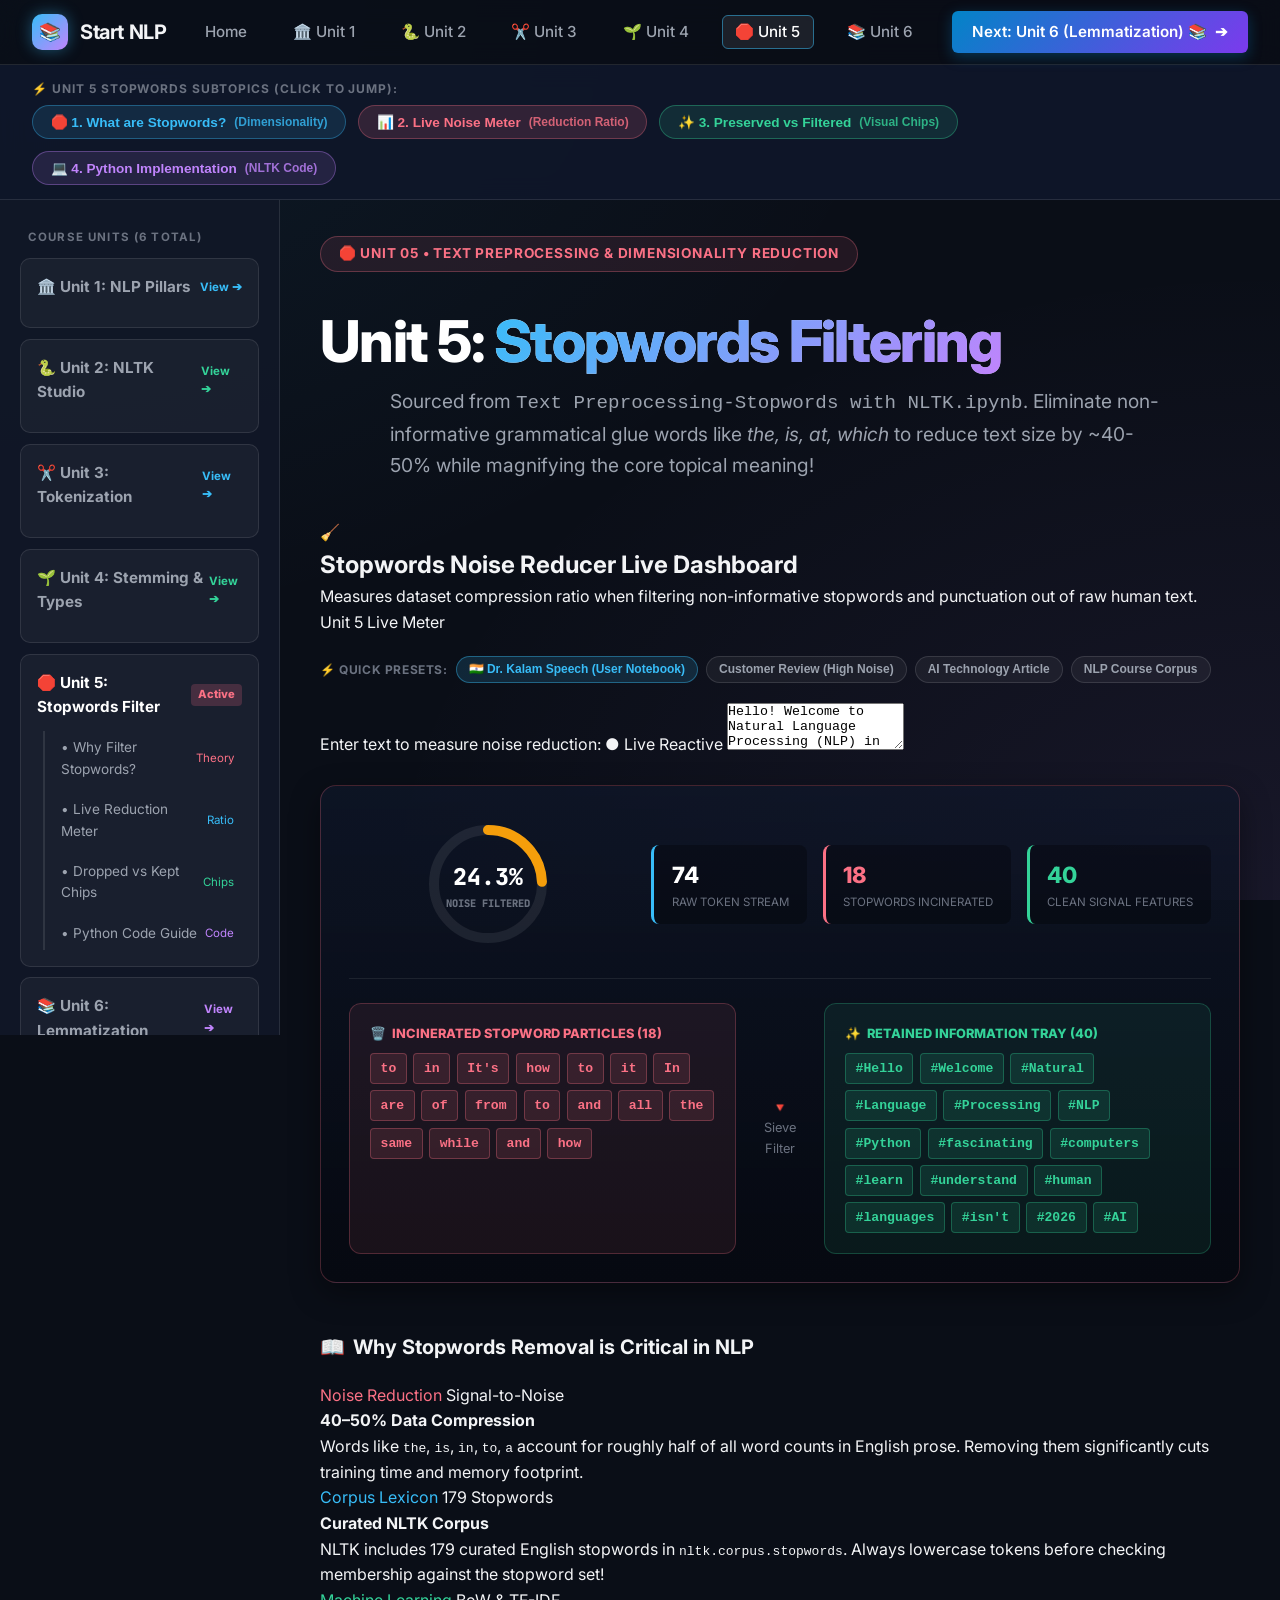
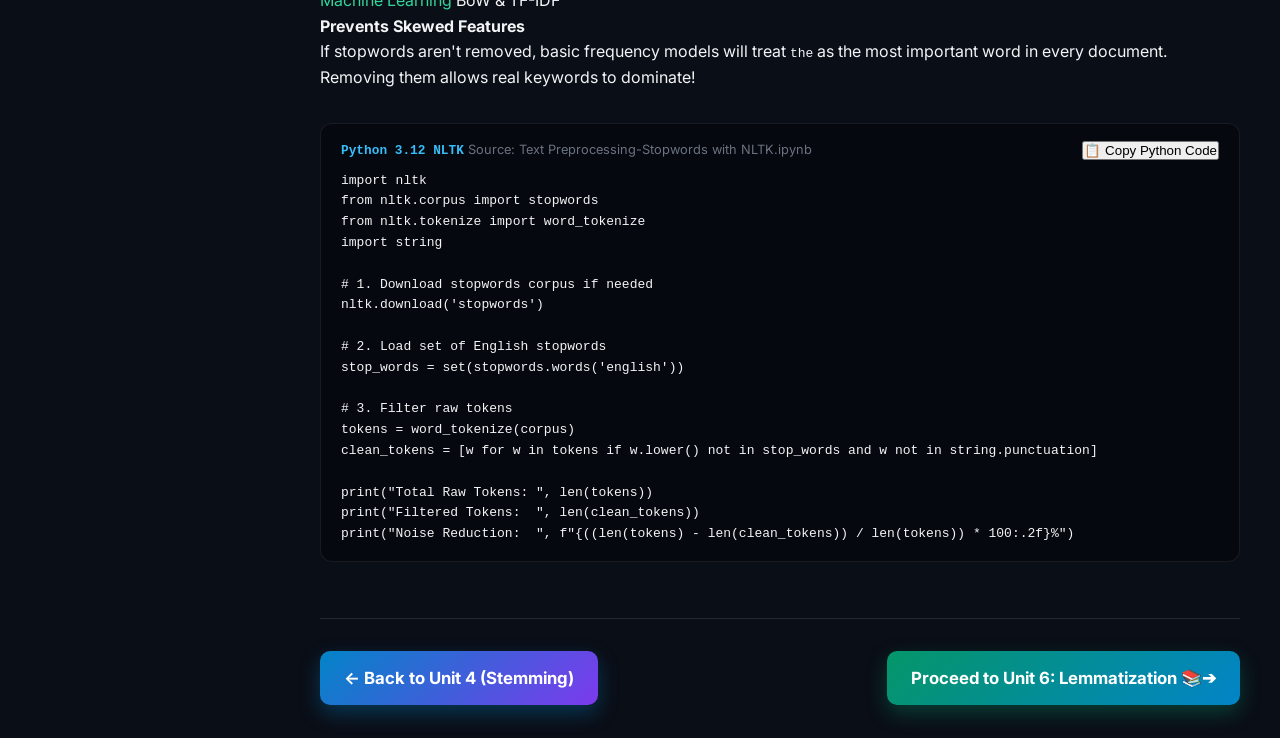
<file: stopwords.html>
<!DOCTYPE html>
<html lang="en">
<head>
  <meta charset="UTF-8">
  <meta name="viewport" content="width=device-width, initial-scale=1.0">
  <title>Unit 5: Stopwords Preprocessing - Start NLP</title>
  <link rel="stylesheet" href="style.css">
  <link rel="preconnect" href="https://fonts.googleapis.com">
  <link rel="preconnect" href="https://fonts.gstatic.com" crossorigin>
  <link href="https://fonts.googleapis.com/css2?family=Inter:wght@400;500;600;700;800&family=JetBrains+Mono:wght@500;600;700&display=swap" rel="stylesheet">
</head>
<body>

  <!-- Top Global Navbar -->
  <header class="top-navbar">
    <a href="index.html" class="brand-logo">
      <div class="brand-icon">📚</div>
      <span>Start NLP</span>
    </a>
    <ul class="nav-links">
      <li><a href="index.html" class="nav-link">Home</a></li>
      <li><a href="study.html" class="nav-link">🏛️ Unit 1</a></li>
      <li><a href="nltk.html" class="nav-link">🐍 Unit 2</a></li>
      <li><a href="tokenization.html" class="nav-link">✂️ Unit 3</a></li>
      <li><a href="stemming.html" class="nav-link">🌱 Unit 4</a></li>
      <li><a href="stopwords.html" class="nav-link active">🛑 Unit 5</a></li>
      <li><a href="lemmatization.html" class="nav-link">📚 Unit 6</a></li>
    </ul>
    <a href="lemmatization.html" class="nav-cta-btn">
      <span>Next: Unit 6 (Lemmatization) 📚</span>
      <span>➔</span>
    </a>
  </header>

  <!-- Upper Sub-headings Bar: Quick Click-to-Jump -->
  <nav class="upper-subheadings-wrapper" aria-label="Unit 5 Subtopics">
    <div class="upper-subheadings-title">⚡ Unit 5 Stopwords Subtopics (Click to Jump):</div>
    <div class="upper-subheadings-bar">
      <button class="subheading-btn btn-corpus" onclick="scrollToSubtopic('section-what-stopwords')">
        <span>🛑 1. What are Stopwords?</span>
        <span style="font-size:0.75rem; opacity:0.8;">(Dimensionality)</span>
      </button>

      <button class="subheading-btn" style="background: rgba(251, 113, 133, 0.15); color: #fb7185; border-color: rgba(251, 113, 133, 0.3);" onclick="scrollToSubtopic('section-reduction-dashboard')">
        <span>📊 2. Live Noise Meter</span>
        <span style="font-size:0.75rem; opacity:0.8;">(Reduction Ratio)</span>
      </button>

      <button class="subheading-btn btn-word" onclick="scrollToSubtopic('section-chip-breakdown')">
        <span>✨ 3. Preserved vs Filtered</span>
        <span style="font-size:0.75rem; opacity:0.8;">(Visual Chips)</span>
      </button>

      <button class="subheading-btn btn-document" onclick="scrollToSubtopic('section-code')">
        <span>💻 4. Python Implementation</span>
        <span style="font-size:0.75rem; opacity:0.8;">(NLTK Code)</span>
      </button>
    </div>
  </nav>

  <!-- Layout: Sidebar + Main Content -->
  <div class="study-layout">
    
    <!-- Unified 6-Unit Left Sidebar -->
    <aside class="study-sidebar">
      <div class="sidebar-category">Course Units (6 Total)</div>
      
      <!-- Unit 1 -->
      <div class="topic-card-box" style="margin-bottom: 0.65rem;">
        <a href="study.html" class="topic-main-link" style="color: var(--text-muted);">
          <span>🏛️ Unit 1: NLP Pillars</span>
          <span style="font-size: 0.72rem; color: var(--color-corpus);">View ➔</span>
        </a>
      </div>

      <!-- Unit 2 -->
      <div class="topic-card-box" style="margin-bottom: 0.65rem;">
        <a href="nltk.html" class="topic-main-link" style="color: var(--text-muted);">
          <span>🐍 Unit 2: NLTK Studio</span>
          <span style="font-size: 0.72rem; color: var(--color-word);">View ➔</span>
        </a>
      </div>

      <!-- Unit 3 -->
      <div class="topic-card-box" style="margin-bottom: 0.65rem;">
        <a href="tokenization.html" class="topic-main-link" style="color: var(--text-muted);">
          <span>✂️ Unit 3: Tokenization</span>
          <span style="font-size: 0.72rem; color: var(--color-corpus);">View ➔</span>
        </a>
      </div>

      <!-- Unit 4 -->
      <div class="topic-card-box" style="margin-bottom: 0.65rem;">
        <a href="stemming.html" class="topic-main-link" style="color: var(--text-muted);">
          <span>🌱 Unit 4: Stemming & Types</span>
          <span style="font-size: 0.72rem; color: var(--color-word);">View ➔</span>
        </a>
      </div>

      <!-- Unit 5 (ACTIVE) -->
      <div class="topic-card-box" style="margin-bottom: 0.65rem;">
        <div class="topic-main-link">
          <span>🛑 Unit 5: Stopwords Filter</span>
          <span class="topic-badge-active" style="background: rgba(251, 113, 133, 0.2); color: #fb7185; border-color: rgba(251, 113, 133, 0.4);">Active</span>
        </div>
        <ul class="topic-sublist">
          <li class="subtopic-item">
            <a href="javascript:void(0)" onclick="scrollToSubtopic('section-what-stopwords')">
              <span>• Why Filter Stopwords?</span>
              <span style="color:#fb7185; font-size:0.72rem;">Theory</span>
            </a>
          </li>
          <li class="subtopic-item">
            <a href="javascript:void(0)" onclick="scrollToSubtopic('section-reduction-dashboard')">
              <span>• Live Reduction Meter</span>
              <span style="color:var(--color-corpus); font-size:0.72rem;">Ratio</span>
            </a>
          </li>
          <li class="subtopic-item">
            <a href="javascript:void(0)" onclick="scrollToSubtopic('section-chip-breakdown')">
              <span>• Dropped vs Kept Chips</span>
              <span style="color:var(--color-word); font-size:0.72rem;">Chips</span>
            </a>
          </li>
          <li class="subtopic-item">
            <a href="javascript:void(0)" onclick="scrollToSubtopic('section-code')">
              <span>• Python Code Guide</span>
              <span style="color:var(--color-document); font-size:0.72rem;">Code</span>
            </a>
          </li>
        </ul>
      </div>

      <!-- Unit 6 -->
      <div class="topic-card-box" style="margin-bottom: 1.25rem;">
        <a href="lemmatization.html" class="topic-main-link" style="color: var(--text-muted);">
          <span>📚 Unit 6: Lemmatization</span>
          <span style="font-size: 0.72rem; color: var(--color-document);">View ➔</span>
        </a>
      </div>

      <!-- Notebook Source Badge -->
      <div class="sidebar-category">Notebook Source</div>
      <div style="background: rgba(255,255,255,0.03); border: 1px solid var(--border-color); border-radius: 10px; padding: 0.85rem; font-size: 0.78rem;">
        <div style="color: var(--text-main); font-weight: 600; margin-bottom: 0.35rem; display: flex; align-items: center; gap: 0.4rem;">
          <span>📓</span>
          <span style="font-size: 0.72rem;">Text Preprocessing-Stopwords with NLTK.ipynb</span>
        </div>
        <div style="color: var(--text-dim); line-height: 1.4; font-size: 0.72rem;">
          Interactive noise reduction laboratory running client-side instant NLP without altering your files.
        </div>
      </div>
    </aside>

    <!-- Main Content Area -->
    <main class="study-content" style="padding: 2.25rem 2.5rem;">
      
      <!-- Hero Header -->
      <header style="margin-bottom: 2rem;">
        <div class="hero-badge" style="background: rgba(251, 113, 133, 0.1); border-color: rgba(251, 113, 133, 0.3); color: #fb7185;">
          <span>🛑 Unit 05 • Text Preprocessing & Dimensionality Reduction</span>
        </div>
        <h1 class="hero-title" style="margin-top: 0.75rem; margin-bottom: 0.75rem;">
          Unit 5: <span>Stopwords Filtering</span>
        </h1>
        <p class="hero-subtitle" style="max-width: 780px;">
          Sourced from <code>Text Preprocessing-Stopwords with NLTK.ipynb</code>. Eliminate non-informative grammatical glue words like <em>the, is, at, which</em> to reduce text size by ~40-50% while magnifying the core topical meaning!
        </p>
      </header>

      <!-- Interactive Playground Canvas -->
      <section class="apple-visual-canvas" id="section-reduction-dashboard">
        
        <div class="canvas-header">
          <div class="canvas-title-group">
            <span class="canvas-icon">🧹</span>
            <div>
              <h2 class="canvas-title">Stopwords Noise Reducer Live Dashboard</h2>
              <p class="canvas-desc">
                Measures dataset compression ratio when filtering non-informative stopwords and punctuation out of raw human text.
              </p>
            </div>
          </div>
          <div class="canvas-badge">Unit 5 Live Meter</div>
        </div>

        <!-- Presets Selection Bar -->
        <div style="margin-top: 1.25rem; display: flex; flex-wrap: wrap; align-items: center; gap: 0.5rem;">
          <span style="font-size: 0.75rem; font-weight: 700; text-transform: uppercase; letter-spacing: 0.05em; color: var(--text-dim);">
            ⚡ Quick Presets:
          </span>
          <button class="preset-pill-btn" onclick="loadUnit5Preset('kalam')" style="background: rgba(56, 189, 248, 0.15); border-color: rgba(56, 189, 248, 0.4); color: #38bdf8;">
            🇮🇳 Dr. Kalam Speech (User Notebook)
          </button>
          <button class="preset-pill-btn" onclick="loadUnit5Preset('review')">
            Customer Review (High Noise)
          </button>
          <button class="preset-pill-btn" onclick="loadUnit5Preset('science')">
            AI Technology Article
          </button>
          <button class="preset-pill-btn" onclick="loadUnit5Preset('corpus')">
            NLP Course Corpus
          </button>
        </div>

        <!-- Input Box -->
        <div class="canvas-input-wrapper" style="margin-top: 1.25rem;">
          <label class="canvas-input-label" for="unit5-input">
            <span>Enter text to measure noise reduction:</span>
            <span class="live-pulse-indicator">● Live Reactive</span>
          </label>
          <textarea 
            id="unit5-input" 
            class="canvas-textarea" 
            rows="3" 
            spellcheck="false"
          >Hello! Welcome to Natural Language Processing (NLP) in Python. It's fascinating how computers learn to understand human languages, isn't it? In 2026, AI models are analyzing millions of texts—from emails to books—every single second. Running, ran, and runs all share the same root word, while words like "better" and "good" show how lemmatization works!</textarea>
        </div>

        <!-- Live Output Stage -->
        <div id="unit5-visual-stage" style="margin-top: 1.75rem;">
          <!-- Dynamically populated by updateUnit5Visuals() -->
        </div>

      </section>

      <!-- Educational Breakdown -->
      <section style="margin-top: 3rem;" id="section-what-stopwords">
        <h3 style="font-size: 1.25rem; font-weight: 700; color: var(--text-main); margin-bottom: 1.25rem; display: flex; align-items: center; gap: 0.5rem;">
          <span>📖</span>
          <span>Why Stopwords Removal is Critical in NLP</span>
        </h3>

        <div class="apple-directory-grid">
          
          <div class="apple-dir-card">
            <div class="dir-card-header">
              <span class="dir-pill" style="color: #fb7185; border-color: rgba(251, 113, 133, 0.3);">Noise Reduction</span>
              <span class="dir-mod">Signal-to-Noise</span>
            </div>
            <h4 class="dir-title">40–50% Data Compression</h4>
            <p class="dir-desc">
              Words like <code>the</code>, <code>is</code>, <code>in</code>, <code>to</code>, <code>a</code> account for roughly half of all word counts in English prose. Removing them significantly cuts training time and memory footprint.
            </p>
          </div>

          <div class="apple-dir-card">
            <div class="dir-card-header">
              <span class="dir-pill" style="color: var(--color-corpus); border-color: var(--color-corpus-border);">Corpus Lexicon</span>
              <span class="dir-mod">179 Stopwords</span>
            </div>
            <h4 class="dir-title">Curated NLTK Corpus</h4>
            <p class="dir-desc">
              NLTK includes 179 curated English stopwords in <code>nltk.corpus.stopwords</code>. Always lowercase tokens before checking membership against the stopword set!
            </p>
          </div>

          <div class="apple-dir-card">
            <div class="dir-card-header">
              <span class="dir-pill" style="color: var(--color-word); border-color: var(--color-word-border);">Machine Learning</span>
              <span class="dir-mod">BoW & TF-IDF</span>
            </div>
            <h4 class="dir-title">Prevents Skewed Features</h4>
            <p class="dir-desc">
              If stopwords aren't removed, basic frequency models will treat <code>the</code> as the most important word in every document. Removing them allows real keywords to dominate!
            </p>
          </div>

        </div>

        <!-- Python Code Implementation -->
        <div class="apple-code-drawer" id="section-code" style="margin-top: 2rem;">
          <div class="code-drawer-header">
            <div class="code-header-left">
              <span class="code-lang-tag">Python 3.12 NLTK</span>
              <span class="code-source-tag">Source: Text Preprocessing-Stopwords with NLTK.ipynb</span>
            </div>
            <button class="copy-code-btn" onclick="copyCodeSnippet('code-stopwords-snippet', this)">
              <span>📋 Copy Python Code</span>
            </button>
          </div>
          <pre class="code-pre"><code id="code-stopwords-snippet" class="code-block">import nltk
from nltk.corpus import stopwords
from nltk.tokenize import word_tokenize
import string

# 1. Download stopwords corpus if needed
nltk.download('stopwords')

# 2. Load set of English stopwords
stop_words = set(stopwords.words('english'))

# 3. Filter raw tokens
tokens = word_tokenize(corpus)
clean_tokens = [w for w in tokens if w.lower() not in stop_words and w not in string.punctuation]

print("Total Raw Tokens: ", len(tokens))
print("Filtered Tokens:  ", len(clean_tokens))
print("Noise Reduction:  ", f"{((len(tokens) - len(clean_tokens)) / len(tokens)) * 100:.2f}%")</code></pre>
        </div>

      </section>

      <!-- Bottom Next Navigation -->
      <footer style="margin-top: 3.5rem; padding-top: 2rem; border-top: 1px solid var(--border-color); display: flex; justify-content: space-between; align-items: center; flex-wrap: wrap; gap: 1rem;">
        <a href="stemming.html" class="portal-card-btn btn-pillars" style="margin: 0; width: auto; padding: 0.85rem 1.5rem;">
          <span>← Back to Unit 4 (Stemming)</span>
        </a>
        <a href="lemmatization.html" class="portal-card-btn btn-nltk" style="margin: 0; width: auto; padding: 0.85rem 1.5rem;">
          <span>Proceed to Unit 6: Lemmatization 📚</span>
          <span>➔</span>
        </a>
      </footer>

    </main>

  </div>

  <script src="script.js"></script>
</body>
</html>
</file>
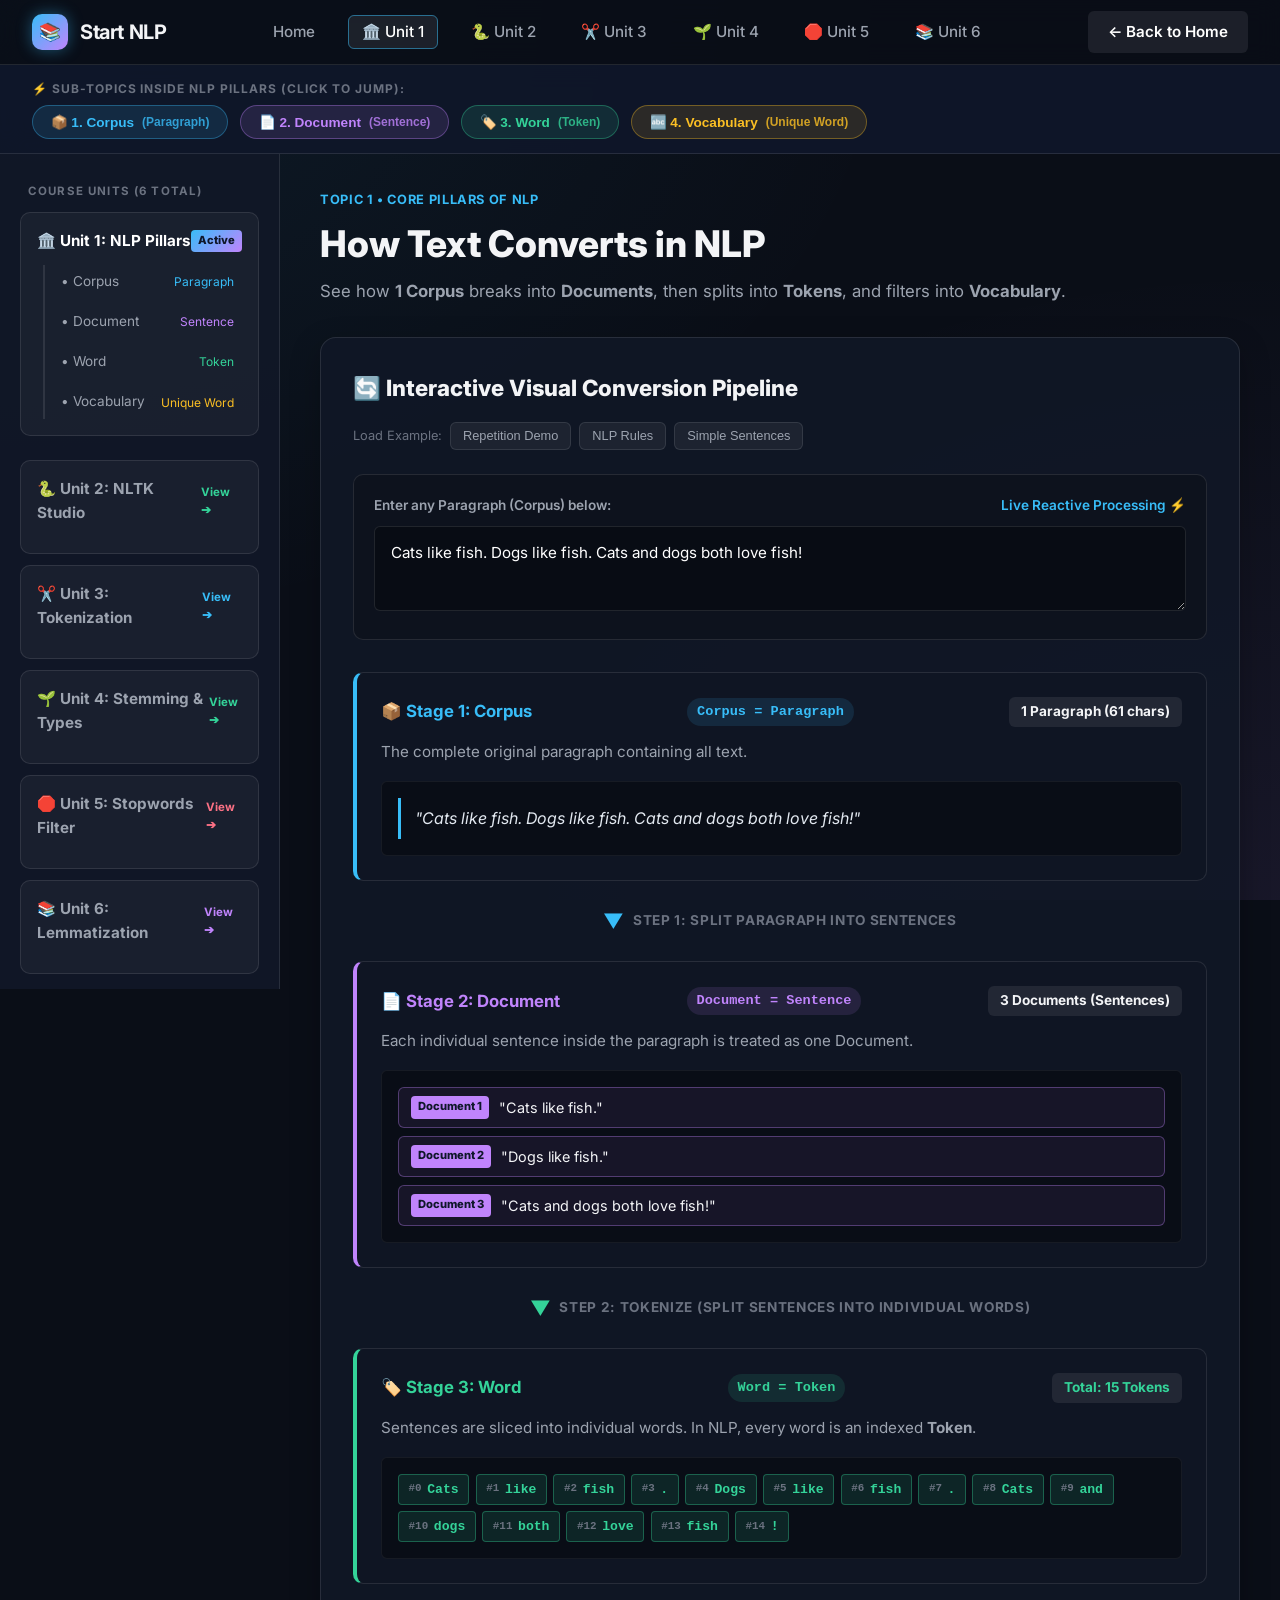
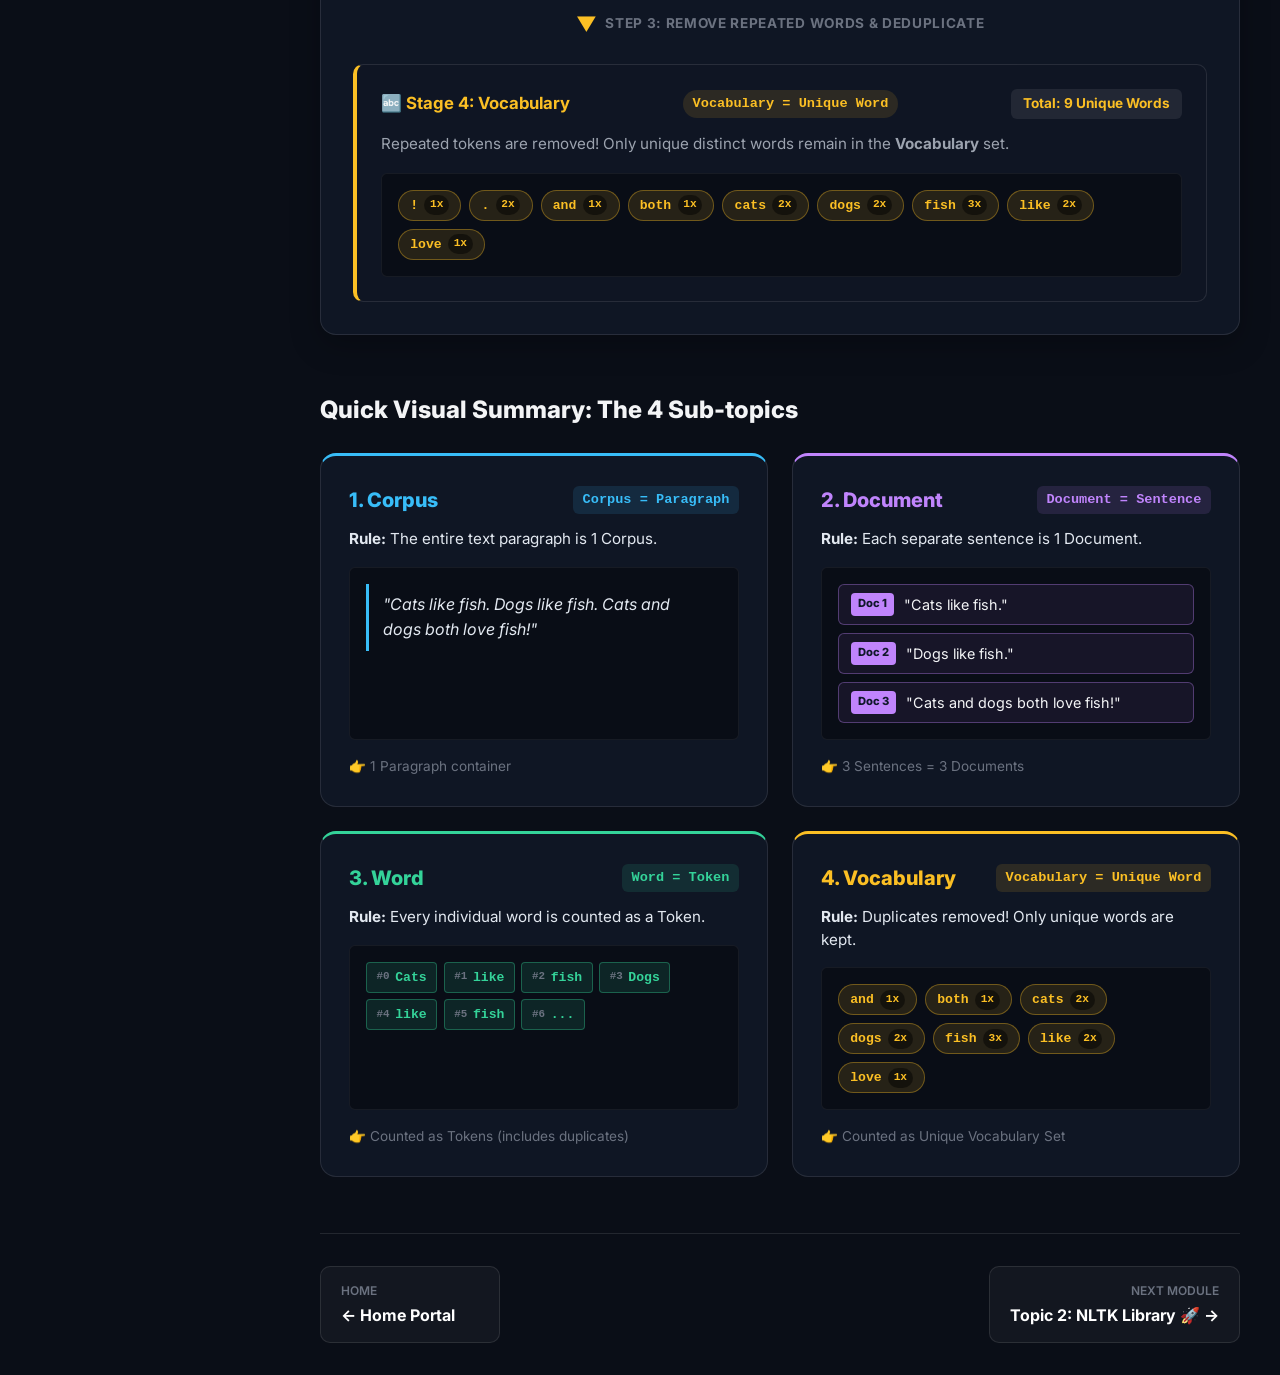
<file: study.html>
<!DOCTYPE html>
<html lang="en">
<head>
  <meta charset="UTF-8">
  <meta name="viewport" content="width=device-width, initial-scale=1.0">
  <title>NLP Pillars - Study Hub</title>
  <link rel="stylesheet" href="style.css">
  <link rel="preconnect" href="https://fonts.googleapis.com">
  <link rel="preconnect" href="https://fonts.gstatic.com" crossorigin>
  <link href="https://fonts.googleapis.com/css2?family=Inter:wght@400;500;600;700;800&family=JetBrains+Mono:wght@500;600&display=swap" rel="stylesheet">
</head>
<body>

  <!-- Top Global Navbar -->
  <header class="top-navbar">
    <a href="index.html" class="brand-logo">
      <div class="brand-icon">📚</div>
      <span>Start NLP</span>
    </a>
    <ul class="nav-links">
      <li><a href="index.html" class="nav-link">Home</a></li>
      <li><a href="study.html" class="nav-link active">🏛️ Unit 1</a></li>
      <li><a href="nltk.html" class="nav-link">🐍 Unit 2</a></li>
      <li><a href="tokenization.html" class="nav-link">✂️ Unit 3</a></li>
      <li><a href="stemming.html" class="nav-link">🌱 Unit 4</a></li>
      <li><a href="stopwords.html" class="nav-link">🛑 Unit 5</a></li>
      <li><a href="lemmatization.html" class="nav-link">📚 Unit 6</a></li>
    </ul>
    <a href="index.html" class="nav-cta-btn" style="background: rgba(255,255,255,0.08); box-shadow: none;">
      <span>← Back to Home</span>
    </a>
  </header>

  <!-- Upper Sub-headings Bar: Highlight 4 Sub-topics (Click to Go) -->
  <nav class="upper-subheadings-wrapper" aria-label="Subtopic Quick Navigation">
    <div class="upper-subheadings-title">⚡ Sub-topics inside NLP Pillars (Click to Jump):</div>
    <div class="upper-subheadings-bar">
      <button class="subheading-btn btn-corpus" onclick="scrollToSubtopic('subtopic-corpus')">
        <span>📦 1. Corpus</span>
        <span style="font-size:0.75rem; opacity:0.8;">(Paragraph)</span>
      </button>

      <button class="subheading-btn btn-document" onclick="scrollToSubtopic('subtopic-document')">
        <span>📄 2. Document</span>
        <span style="font-size:0.75rem; opacity:0.8;">(Sentence)</span>
      </button>

      <button class="subheading-btn btn-word" onclick="scrollToSubtopic('subtopic-word')">
        <span>🏷️ 3. Word</span>
        <span style="font-size:0.75rem; opacity:0.8;">(Token)</span>
      </button>

      <button class="subheading-btn btn-vocab" onclick="scrollToSubtopic('subtopic-vocab')">
        <span>🔤 4. Vocabulary</span>
        <span style="font-size:0.75rem; opacity:0.8;">(Unique Word)</span>
      </button>
    </div>
  </nav>

  <!-- Layout: Sidebar (Topic) + Content -->
  <div class="study-layout">
    
    <!-- Left Sidebar: Only Topic inside NLP -->
    <aside class="study-sidebar">
      <div class="sidebar-category">Course Units (6 Total)</div>
      
      <!-- Unit 1 (Active) -->
      <div class="topic-card-box">
        <div class="topic-main-link">
          <span>🏛️ Unit 1: NLP Pillars</span>
          <span class="topic-badge-active">Active</span>
        </div>
        
        <!-- The 4 Sub-topics inside the main topic -->
        <ul class="topic-sublist">
          <li class="subtopic-item">
            <a href="javascript:void(0)" onclick="scrollToSubtopic('subtopic-corpus')">
              <span>• Corpus</span>
              <span style="color:var(--color-corpus); font-size:0.75rem;">Paragraph</span>
            </a>
          </li>
          <li class="subtopic-item">
            <a href="javascript:void(0)" onclick="scrollToSubtopic('subtopic-document')">
              <span>• Document</span>
              <span style="color:var(--color-document); font-size:0.75rem;">Sentence</span>
            </a>
          </li>
          <li class="subtopic-item">
            <a href="javascript:void(0)" onclick="scrollToSubtopic('subtopic-word')">
              <span>• Word</span>
              <span style="color:var(--color-word); font-size:0.75rem;">Token</span>
            </a>
          </li>
          <li class="subtopic-item">
            <a href="javascript:void(0)" onclick="scrollToSubtopic('subtopic-vocab')">
              <span>• Vocabulary</span>
              <span style="color:var(--color-vocab); font-size:0.75rem;">Unique Word</span>
            </a>
          </li>
        </ul>
      </div>

      <!-- Unit 2 (NLTK) -->
      <div class="topic-card-box" style="margin-bottom: 0.65rem;">
        <a href="nltk.html" class="topic-main-link" style="color: var(--text-muted);">
          <span>🐍 Unit 2: NLTK Studio</span>
          <span style="font-size: 0.72rem; color: var(--color-word);">View ➔</span>
        </a>
      </div>

      <!-- Unit 3 (Tokenization) -->
      <div class="topic-card-box" style="margin-bottom: 0.65rem;">
        <a href="tokenization.html" class="topic-main-link" style="color: var(--text-muted);">
          <span>✂️ Unit 3: Tokenization</span>
          <span style="font-size: 0.72rem; color: var(--color-corpus);">View ➔</span>
        </a>
      </div>

      <!-- Unit 4 (Stemming) -->
      <div class="topic-card-box" style="margin-bottom: 0.65rem;">
        <a href="stemming.html" class="topic-main-link" style="color: var(--text-muted);">
          <span>🌱 Unit 4: Stemming & Types</span>
          <span style="font-size: 0.72rem; color: var(--color-word);">View ➔</span>
        </a>
      </div>

      <!-- Unit 5 (Stopwords) -->
      <div class="topic-card-box" style="margin-bottom: 0.65rem;">
        <a href="stopwords.html" class="topic-main-link" style="color: var(--text-muted);">
          <span>🛑 Unit 5: Stopwords Filter</span>
          <span style="font-size: 0.72rem; color: #fb7185;">View ➔</span>
        </a>
      </div>

      <!-- Unit 6 (Lemmatization) -->
      <div class="topic-card-box" style="margin-bottom: 1.25rem;">
        <a href="lemmatization.html" class="topic-main-link" style="color: var(--text-muted);">
          <span>📚 Unit 6: Lemmatization</span>
          <span style="font-size: 0.72rem; color: var(--color-document);">View ➔</span>
        </a>
      </div>

      <div class="sidebar-footer-note">
        <strong>💡 Visual Context First</strong>
        <p style="margin-top:0.35rem; line-height:1.4;">
          Watch below how text converts step-by-step from a paragraph all the way to unique vocabulary!
        </p>
      </div>
    </aside>

    <!-- Main Content Area -->
    <main class="study-content">
      
      <!-- Content Header -->
      <header style="margin-bottom: 2rem;">
        <span style="font-size: 0.8rem; font-weight: 700; color: var(--color-corpus); text-transform: uppercase; letter-spacing: 0.05em;">
          Topic 1 &bull; Core Pillars of NLP
        </span>
        <h1 style="font-size: 2.3rem; font-weight: 800; margin-top: 0.25rem;">
          How Text Converts in NLP
        </h1>
        <p style="color: var(--text-muted); font-size: 1.05rem; margin-top: 0.25rem;">
          See how <strong>1 Corpus</strong> breaks into <strong>Documents</strong>, then splits into <strong>Tokens</strong>, and filters into <strong>Vocabulary</strong>.
        </p>
      </header>

      <!-- =========================================================
           LIVE STEP-BY-STEP CONVERSION PIPELINE SHOWCASE
           Corpus ➔ Document ➔ Word (Token) ➔ Vocabulary
           ========================================================= -->
      <section class="conversion-showcase-panel">
        <div class="pipeline-header">
          <div class="pipeline-title">
            <span>🔄 Interactive Visual Conversion Pipeline</span>
          </div>
          <div style="display: flex; gap: 0.5rem; align-items: center;">
            <span style="font-size: 0.8rem; color: var(--text-dim);">Load Example:</span>
            <button class="preset-btn" onclick="loadPipelinePreset('repeat')">Repetition Demo</button>
            <button class="preset-btn" onclick="loadPipelinePreset('nlp')">NLP Rules</button>
            <button class="preset-btn" onclick="loadPipelinePreset('simple')">Simple Sentences</button>
          </div>
        </div>

        <!-- Input Box -->
        <div class="pipeline-input-box">
          <div class="pipeline-input-label">
            <span>Enter any Paragraph (Corpus) below:</span>
            <span style="color: var(--color-corpus);">Live Reactive Processing ⚡</span>
          </div>
          <textarea 
            id="pipeline-input" 
            class="pipeline-textarea" 
            placeholder="Type your paragraph here..."
          ></textarea>
        </div>

        <!-- 4 Step-by-Step Connected Stages -->
        <div class="conversion-stages-flow">
          
          <!-- STAGE 1: CORPUS -->
          <div class="stage-card stage-corpus">
            <div class="stage-header">
              <div class="stage-badge" style="color: var(--color-corpus);">
                <span>📦 Stage 1: Corpus</span>
              </div>
              <span class="stage-formula">Corpus = Paragraph</span>
              <span class="stage-count-indicator" id="pipeline-corpus-count">1 Paragraph</span>
            </div>
            <p class="stage-explanation-simple">
              The complete original paragraph containing all text.
            </p>
            <div class="stage-visual-output" id="pipeline-corpus-output">
              <!-- Populated by JS -->
            </div>
          </div>

          <!-- CONNECTOR ARROW 1 -->
          <div class="stage-connector-arrow">
            <span class="arrow-symbol">▼</span>
            <span>Step 1: Split Paragraph into Sentences</span>
          </div>

          <!-- STAGE 2: DOCUMENT -->
          <div class="stage-card stage-document">
            <div class="stage-header">
              <div class="stage-badge" style="color: var(--color-document);">
                <span>📄 Stage 2: Document</span>
              </div>
              <span class="stage-formula">Document = Sentence</span>
              <span class="stage-count-indicator" id="pipeline-doc-count">0 Documents</span>
            </div>
            <p class="stage-explanation-simple">
              Each individual sentence inside the paragraph is treated as one Document.
            </p>
            <div class="stage-visual-output" id="pipeline-doc-output">
              <!-- Populated by JS -->
            </div>
          </div>

          <!-- CONNECTOR ARROW 2 -->
          <div class="stage-connector-arrow">
            <span class="arrow-symbol" style="color: var(--color-word);">▼</span>
            <span>Step 2: Tokenize (Split Sentences into Individual Words)</span>
          </div>

          <!-- STAGE 3: WORD (TOKEN) -->
          <div class="stage-card stage-word">
            <div class="stage-header">
              <div class="stage-badge" style="color: var(--color-word);">
                <span>🏷️ Stage 3: Word</span>
              </div>
              <span class="stage-formula">Word = Token</span>
              <span class="stage-count-indicator" id="pipeline-word-count">0 Tokens</span>
            </div>
            <p class="stage-explanation-simple">
              Sentences are sliced into individual words. In NLP, every word is an indexed <strong>Token</strong>.
            </p>
            <div class="stage-visual-output" id="pipeline-word-output">
              <!-- Populated by JS -->
            </div>
          </div>

          <!-- CONNECTOR ARROW 3 -->
          <div class="stage-connector-arrow">
            <span class="arrow-symbol" style="color: var(--color-vocab);">▼</span>
            <span>Step 3: Remove Repeated Words & Deduplicate</span>
          </div>

          <!-- STAGE 4: VOCABULARY (UNIQUE WORD) -->
          <div class="stage-card stage-vocab">
            <div class="stage-header">
              <div class="stage-badge" style="color: var(--color-vocab);">
                <span>🔤 Stage 4: Vocabulary</span>
              </div>
              <span class="stage-formula">Vocabulary = Unique Word</span>
              <span class="stage-count-indicator" id="pipeline-vocab-count">0 Unique Words</span>
            </div>
            <p class="stage-explanation-simple">
              Repeated tokens are removed! Only unique distinct words remain in the <strong>Vocabulary</strong> set.
            </p>
            <div class="stage-visual-output" id="pipeline-vocab-output">
              <!-- Populated by JS -->
            </div>
          </div>

        </div>
      </section>

      <!-- =========================================================
           CONCISE VISUAL SUB-TOPIC CARDS (ANCHOR TARGETS)
           Simple to understand, minimal words, high visual context
           ========================================================= -->
      <section style="margin-top: 3.5rem;">
        <h2 style="font-size: 1.5rem; font-weight: 800; margin-bottom: 1.5rem;">
          Quick Visual Summary: The 4 Sub-topics
        </h2>

        <div class="subtopic-cards-container">
          
          <!-- Sub-topic 1: Corpus -->
          <div class="subtopic-card" id="subtopic-corpus" style="border-top: 3px solid var(--color-corpus);">
            <div class="subtopic-top-bar">
              <span class="subtopic-title" style="color: var(--color-corpus);">1. Corpus</span>
              <span class="subtopic-formula" style="background: var(--color-corpus-bg); color: var(--color-corpus);">Corpus = Paragraph</span>
            </div>
            <p class="subtopic-simple-rule">
              <strong>Rule:</strong> The entire text paragraph is 1 Corpus.
            </p>
            <div class="subtopic-visual-box">
              <div class="corpus-paragraph-box">
                "Cats like fish. Dogs like fish. Cats and dogs both love fish!"
              </div>
            </div>
            <div class="subtopic-takeaway">
              <span>👉 1 Paragraph container</span>
            </div>
          </div>

          <!-- Sub-topic 2: Document -->
          <div class="subtopic-card" id="subtopic-document" style="border-top: 3px solid var(--color-document);">
            <div class="subtopic-top-bar">
              <span class="subtopic-title" style="color: var(--color-document);">2. Document</span>
              <span class="subtopic-formula" style="background: var(--color-document-bg); color: var(--color-document);">Document = Sentence</span>
            </div>
            <p class="subtopic-simple-rule">
              <strong>Rule:</strong> Each separate sentence is 1 Document.
            </p>
            <div class="subtopic-visual-box">
              <div class="doc-list">
                <div class="doc-item">
                  <span class="doc-tag">Doc 1</span>
                  <span>"Cats like fish."</span>
                </div>
                <div class="doc-item">
                  <span class="doc-tag">Doc 2</span>
                  <span>"Dogs like fish."</span>
                </div>
                <div class="doc-item">
                  <span class="doc-tag">Doc 3</span>
                  <span>"Cats and dogs both love fish!"</span>
                </div>
              </div>
            </div>
            <div class="subtopic-takeaway">
              <span>👉 3 Sentences = 3 Documents</span>
            </div>
          </div>

          <!-- Sub-topic 3: Word -->
          <div class="subtopic-card" id="subtopic-word" style="border-top: 3px solid var(--color-word);">
            <div class="subtopic-top-bar">
              <span class="subtopic-title" style="color: var(--color-word);">3. Word</span>
              <span class="subtopic-formula" style="background: var(--color-word-bg); color: var(--color-word);">Word = Token</span>
            </div>
            <p class="subtopic-simple-rule">
              <strong>Rule:</strong> Every individual word is counted as a Token.
            </p>
            <div class="subtopic-visual-box">
              <div class="token-list">
                <span class="token-chip"><span class="token-index">#0</span>Cats</span>
                <span class="token-chip"><span class="token-index">#1</span>like</span>
                <span class="token-chip"><span class="token-index">#2</span>fish</span>
                <span class="token-chip"><span class="token-index">#3</span>Dogs</span>
                <span class="token-chip"><span class="token-index">#4</span>like</span>
                <span class="token-chip"><span class="token-index">#5</span>fish</span>
                <span class="token-chip"><span class="token-index">#6</span>...</span>
              </div>
            </div>
            <div class="subtopic-takeaway">
              <span>👉 Counted as Tokens (includes duplicates)</span>
            </div>
          </div>

          <!-- Sub-topic 4: Vocabulary -->
          <div class="subtopic-card" id="subtopic-vocab" style="border-top: 3px solid var(--color-vocab);">
            <div class="subtopic-top-bar">
              <span class="subtopic-title" style="color: var(--color-vocab);">4. Vocabulary</span>
              <span class="subtopic-formula" style="background: var(--color-vocab-bg); color: var(--color-vocab);">Vocabulary = Unique Word</span>
            </div>
            <p class="subtopic-simple-rule">
              <strong>Rule:</strong> Duplicates removed! Only unique words are kept.
            </p>
            <div class="subtopic-visual-box">
              <div class="vocab-tag-cloud">
                <span class="vocab-pill">and <span class="freq">1x</span></span>
                <span class="vocab-pill">both <span class="freq">1x</span></span>
                <span class="vocab-pill">cats <span class="freq">2x</span></span>
                <span class="vocab-pill">dogs <span class="freq">2x</span></span>
                <span class="vocab-pill">fish <span class="freq">3x</span></span>
                <span class="vocab-pill">like <span class="freq">2x</span></span>
                <span class="vocab-pill">love <span class="freq">1x</span></span>
              </div>
            </div>
            <div class="subtopic-takeaway">
              <span>👉 Counted as Unique Vocabulary Set</span>
            </div>
          </div>

        </div>
      </section>

      <!-- Module Navigation Footer -->
      <footer class="page-nav-footer">
        <a href="index.html" class="nav-pager-link prev">
          <span class="nav-pager-sub">Home</span>
          <span class="nav-pager-title">← Home Portal</span>
        </a>
        <a href="nltk.html" class="nav-pager-link next">
          <span class="nav-pager-sub">Next Module</span>
          <span class="nav-pager-title">Topic 2: NLTK Library 🚀 →</span>
        </a>
      </footer>

    </main>
  </div>

  <script src="script.js"></script>
</body>
</html>
</file>
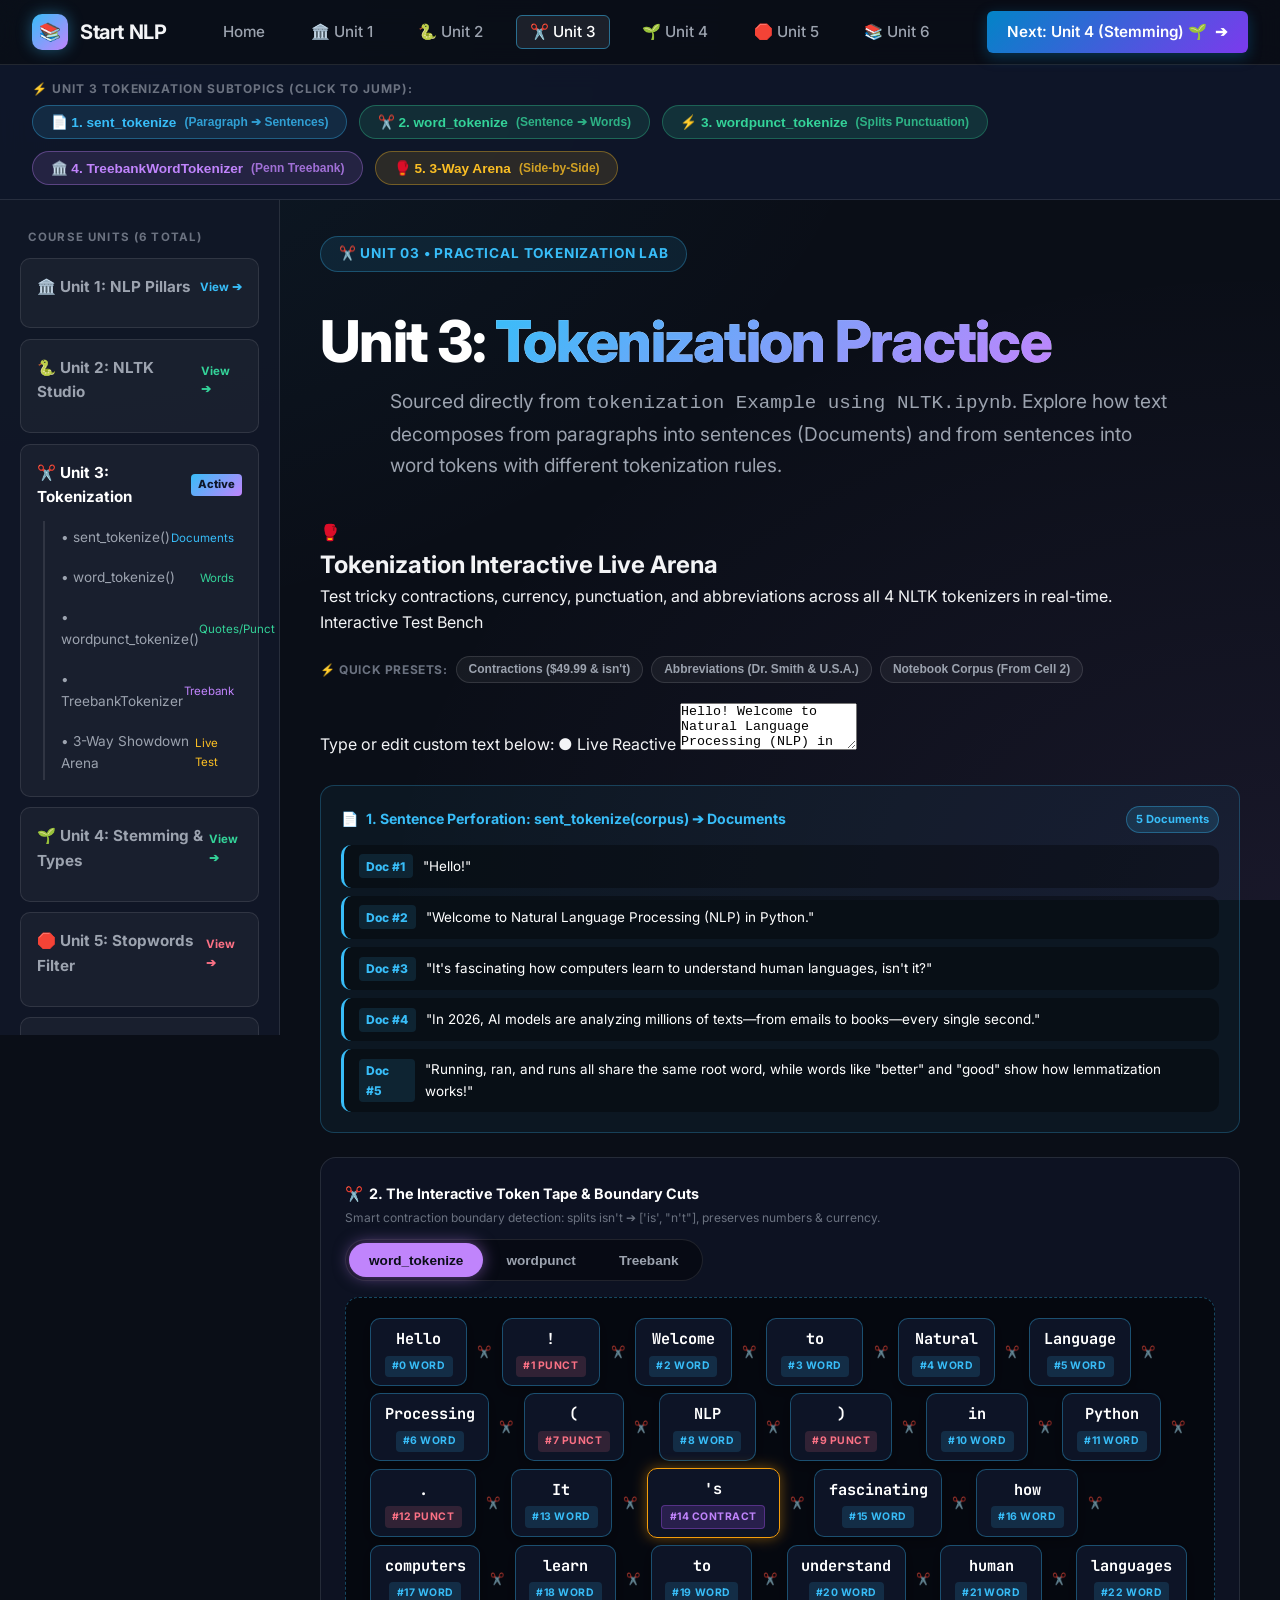
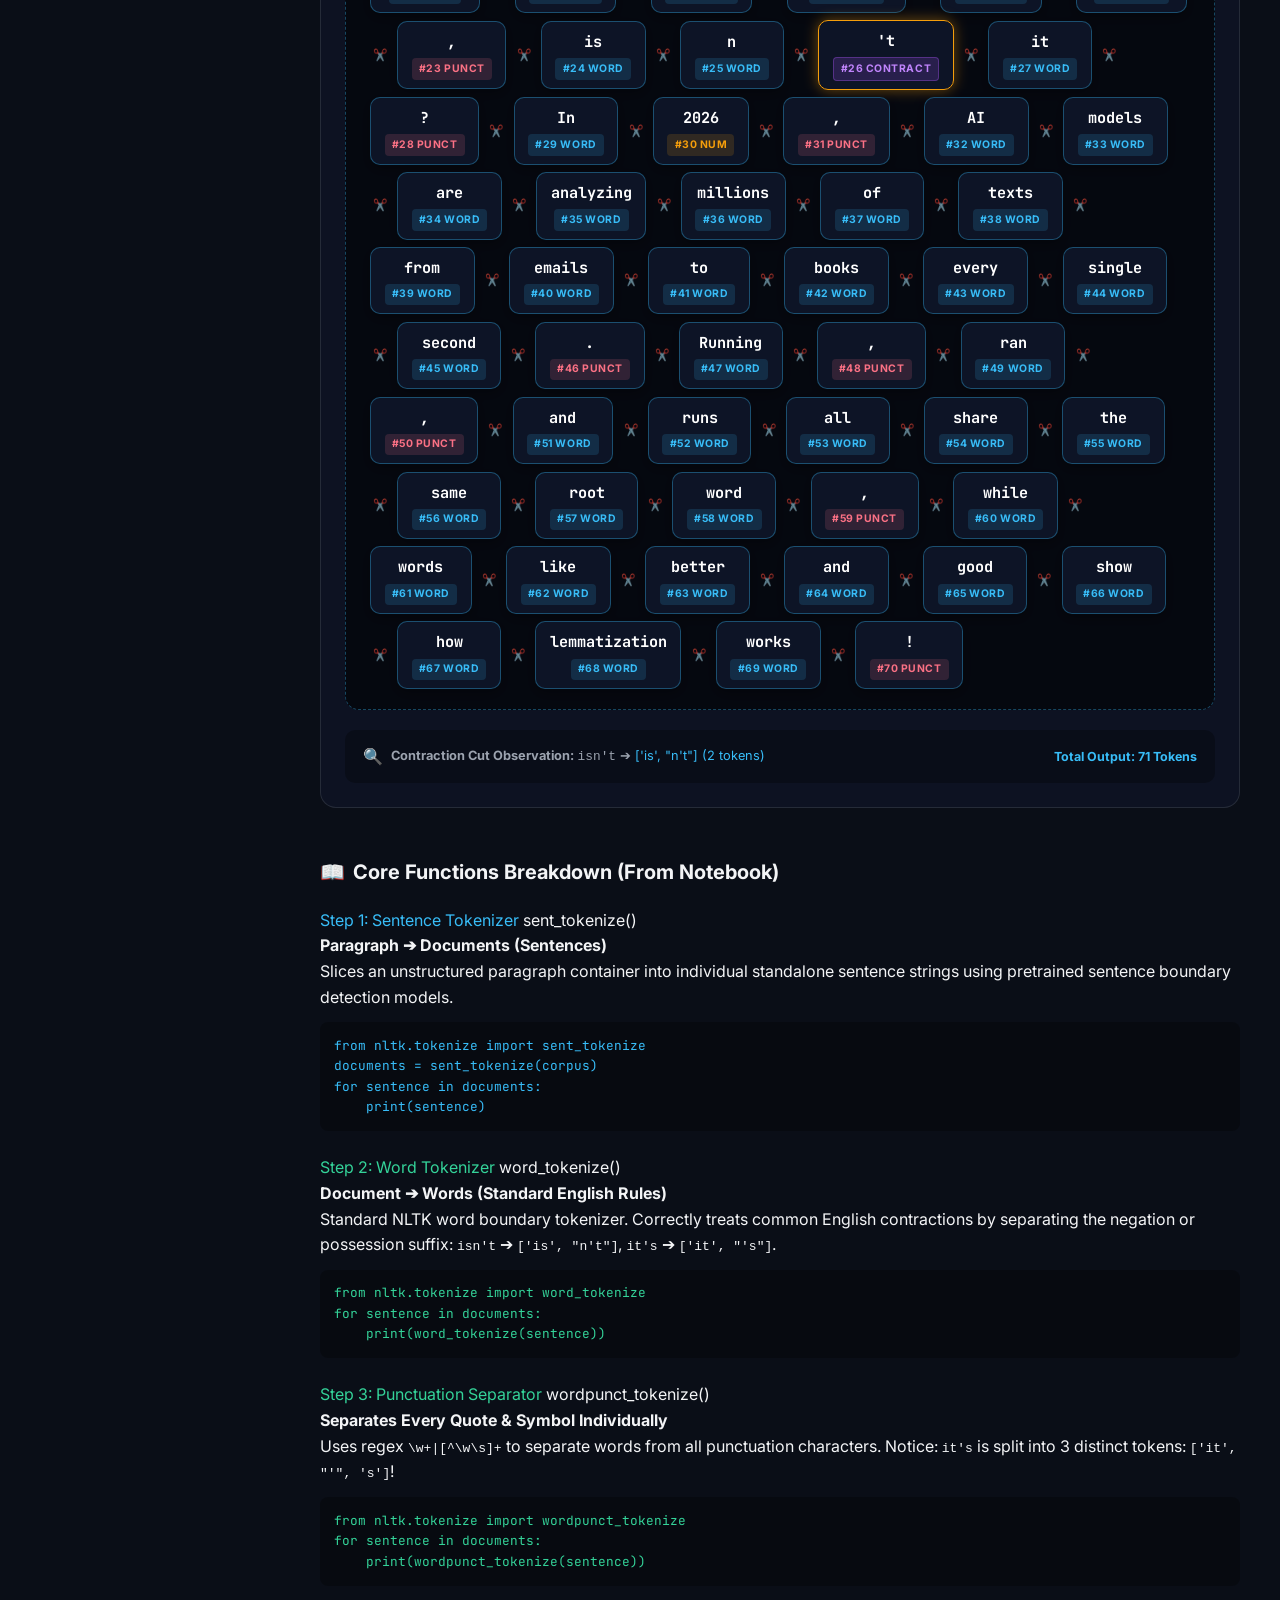
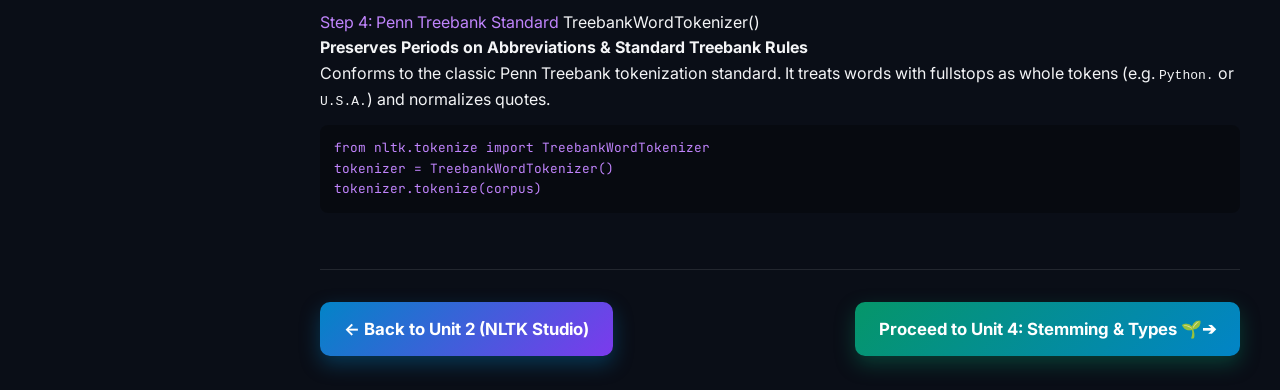
<file: tokenization.html>
<!DOCTYPE html>
<html lang="en">
<head>
  <meta charset="UTF-8">
  <meta name="viewport" content="width=device-width, initial-scale=1.0">
  <title>Unit 3: Tokenization Practice - Start NLP</title>
  <link rel="stylesheet" href="style.css">
  <link rel="preconnect" href="https://fonts.googleapis.com">
  <link rel="preconnect" href="https://fonts.gstatic.com" crossorigin>
  <link href="https://fonts.googleapis.com/css2?family=Inter:wght@400;500;600;700;800&family=JetBrains+Mono:wght@500;600;700&display=swap" rel="stylesheet">
</head>
<body>

  <!-- Top Global Navbar -->
  <header class="top-navbar">
    <a href="index.html" class="brand-logo">
      <div class="brand-icon">📚</div>
      <span>Start NLP</span>
    </a>
    <ul class="nav-links">
      <li><a href="index.html" class="nav-link">Home</a></li>
      <li><a href="study.html" class="nav-link">🏛️ Unit 1</a></li>
      <li><a href="nltk.html" class="nav-link">🐍 Unit 2</a></li>
      <li><a href="tokenization.html" class="nav-link active">✂️ Unit 3</a></li>
      <li><a href="stemming.html" class="nav-link">🌱 Unit 4</a></li>
      <li><a href="stopwords.html" class="nav-link">🛑 Unit 5</a></li>
      <li><a href="lemmatization.html" class="nav-link">📚 Unit 6</a></li>
    </ul>
    <a href="stemming.html" class="nav-cta-btn">
      <span>Next: Unit 4 (Stemming) 🌱</span>
      <span>➔</span>
    </a>
  </header>

  <!-- Upper Sub-headings Bar: Quick Click-to-Jump -->
  <nav class="upper-subheadings-wrapper" aria-label="Unit 3 Subtopics">
    <div class="upper-subheadings-title">⚡ Unit 3 Tokenization Subtopics (Click to Jump):</div>
    <div class="upper-subheadings-bar">
      <button class="subheading-btn btn-corpus" onclick="scrollToSubtopic('section-sent-tokenize')">
        <span>📄 1. sent_tokenize</span>
        <span style="font-size:0.75rem; opacity:0.8;">(Paragraph ➔ Sentences)</span>
      </button>

      <button class="subheading-btn btn-word" onclick="scrollToSubtopic('section-word-tokenize')">
        <span>✂️ 2. word_tokenize</span>
        <span style="font-size:0.75rem; opacity:0.8;">(Sentence ➔ Words)</span>
      </button>

      <button class="subheading-btn" style="background: rgba(52, 211, 153, 0.15); color: var(--color-word); border-color: rgba(52, 211, 153, 0.3);" onclick="scrollToSubtopic('section-wordpunct')">
        <span>⚡ 3. wordpunct_tokenize</span>
        <span style="font-size:0.75rem; opacity:0.8;">(Splits Punctuation)</span>
      </button>

      <button class="subheading-btn btn-document" onclick="scrollToSubtopic('section-treebank')">
        <span>🏛️ 4. TreebankWordTokenizer</span>
        <span style="font-size:0.75rem; opacity:0.8;">(Penn Treebank)</span>
      </button>

      <button class="subheading-btn btn-vocab" onclick="scrollToSubtopic('section-arena')">
        <span>🥊 5. 3-Way Arena</span>
        <span style="font-size:0.75rem; opacity:0.8;">(Side-by-Side)</span>
      </button>
    </div>
  </nav>

  <!-- Layout: Sidebar + Main Content -->
  <div class="study-layout">
    
    <!-- Unified 6-Unit Left Sidebar -->
    <aside class="study-sidebar">
      <div class="sidebar-category">Course Units (6 Total)</div>
      
      <!-- Unit 1 -->
      <div class="topic-card-box" style="margin-bottom: 0.65rem;">
        <a href="study.html" class="topic-main-link" style="color: var(--text-muted);">
          <span>🏛️ Unit 1: NLP Pillars</span>
          <span style="font-size: 0.72rem; color: var(--color-corpus);">View ➔</span>
        </a>
      </div>

      <!-- Unit 2 -->
      <div class="topic-card-box" style="margin-bottom: 0.65rem;">
        <a href="nltk.html" class="topic-main-link" style="color: var(--text-muted);">
          <span>🐍 Unit 2: NLTK Studio</span>
          <span style="font-size: 0.72rem; color: var(--color-word);">View ➔</span>
        </a>
      </div>

      <!-- Unit 3 (ACTIVE) -->
      <div class="topic-card-box" style="margin-bottom: 0.65rem;">
        <div class="topic-main-link">
          <span>✂️ Unit 3: Tokenization</span>
          <span class="topic-badge-active">Active</span>
        </div>
        <ul class="topic-sublist">
          <li class="subtopic-item">
            <a href="javascript:void(0)" onclick="scrollToSubtopic('section-sent-tokenize')">
              <span>• sent_tokenize()</span>
              <span style="color:var(--color-corpus); font-size:0.72rem;">Documents</span>
            </a>
          </li>
          <li class="subtopic-item">
            <a href="javascript:void(0)" onclick="scrollToSubtopic('section-word-tokenize')">
              <span>• word_tokenize()</span>
              <span style="color:var(--color-word); font-size:0.72rem;">Words</span>
            </a>
          </li>
          <li class="subtopic-item">
            <a href="javascript:void(0)" onclick="scrollToSubtopic('section-wordpunct')">
              <span>• wordpunct_tokenize()</span>
              <span style="color:#34d399; font-size:0.72rem;">Quotes/Punct</span>
            </a>
          </li>
          <li class="subtopic-item">
            <a href="javascript:void(0)" onclick="scrollToSubtopic('section-treebank')">
              <span>• TreebankTokenizer</span>
              <span style="color:var(--color-document); font-size:0.72rem;">Treebank</span>
            </a>
          </li>
          <li class="subtopic-item">
            <a href="javascript:void(0)" onclick="scrollToSubtopic('section-arena')">
              <span>• 3-Way Showdown Arena</span>
              <span style="color:var(--color-vocab); font-size:0.72rem;">Live Test</span>
            </a>
          </li>
        </ul>
      </div>

      <!-- Unit 4 -->
      <div class="topic-card-box" style="margin-bottom: 0.65rem;">
        <a href="stemming.html" class="topic-main-link" style="color: var(--text-muted);">
          <span>🌱 Unit 4: Stemming & Types</span>
          <span style="font-size: 0.72rem; color: var(--color-word);">View ➔</span>
        </a>
      </div>

      <!-- Unit 5 -->
      <div class="topic-card-box" style="margin-bottom: 0.65rem;">
        <a href="stopwords.html" class="topic-main-link" style="color: var(--text-muted);">
          <span>🛑 Unit 5: Stopwords Filter</span>
          <span style="font-size: 0.72rem; color: #fb7185;">View ➔</span>
        </a>
      </div>

      <!-- Unit 6 -->
      <div class="topic-card-box" style="margin-bottom: 1.25rem;">
        <a href="lemmatization.html" class="topic-main-link" style="color: var(--text-muted);">
          <span>📚 Unit 6: Lemmatization</span>
          <span style="font-size: 0.72rem; color: var(--color-document);">View ➔</span>
        </a>
      </div>

      <!-- Notebook Source Badge -->
      <div class="sidebar-category">Notebook Source</div>
      <div style="background: rgba(255,255,255,0.03); border: 1px solid var(--border-color); border-radius: 10px; padding: 0.85rem; font-size: 0.78rem;">
        <div style="color: var(--text-main); font-weight: 600; margin-bottom: 0.35rem; display: flex; align-items: center; gap: 0.4rem;">
          <span>📓</span>
          <span style="font-size: 0.72rem;">tokenization Example using NLTK.ipynb</span>
        </div>
        <div style="color: var(--text-dim); line-height: 1.4; font-size: 0.72rem;">
          Analyzed from your notebook. Interactive playground runs client-side instant NLP without altering your files.
        </div>
      </div>
    </aside>

    <!-- Main Content Area -->
    <main class="study-content" style="padding: 2.25rem 2.5rem;">
      
      <!-- Hero Header -->
      <header style="margin-bottom: 2rem;">
        <div class="hero-badge" style="background: rgba(56, 189, 248, 0.1); border-color: rgba(56, 189, 248, 0.3); color: #38bdf8;">
          <span>✂️ Unit 03 • Practical Tokenization Lab</span>
        </div>
        <h1 class="hero-title" style="margin-top: 0.75rem; margin-bottom: 0.75rem;">
          Unit 3: <span>Tokenization Practice</span>
        </h1>
        <p class="hero-subtitle" style="max-width: 780px;">
          Sourced directly from <code>tokenization Example using NLTK.ipynb</code>. Explore how text decomposes from paragraphs into sentences (Documents) and from sentences into word tokens with different tokenization rules.
        </p>
      </header>

      <!-- Interactive Playground Canvas -->
      <section class="apple-visual-canvas" id="section-arena">
        
        <div class="canvas-header">
          <div class="canvas-title-group">
            <span class="canvas-icon">🥊</span>
            <div>
              <h2 class="canvas-title">Tokenization Interactive Live Arena</h2>
              <p class="canvas-desc">
                Test tricky contractions, currency, punctuation, and abbreviations across all 4 NLTK tokenizers in real-time.
              </p>
            </div>
          </div>
          <div class="canvas-badge">Interactive Test Bench</div>
        </div>

        <!-- Presets Selection Bar -->
        <div style="margin-top: 1.25rem; display: flex; flex-wrap: wrap; align-items: center; gap: 0.5rem;">
          <span style="font-size: 0.75rem; font-weight: 700; text-transform: uppercase; letter-spacing: 0.05em; color: var(--text-dim);">
            ⚡ Quick Presets:
          </span>
          <button class="preset-pill-btn" onclick="loadUnit3Preset('contractions')">
            Contractions ($49.99 & isn't)
          </button>
          <button class="preset-pill-btn" onclick="loadUnit3Preset('abbrev')">
            Abbreviations (Dr. Smith & U.S.A.)
          </button>
          <button class="preset-pill-btn" onclick="loadUnit3Preset('corpus')">
            Notebook Corpus (From Cell 2)
          </button>
        </div>

        <!-- Input Box -->
        <div class="canvas-input-wrapper" style="margin-top: 1.25rem;">
          <label class="canvas-input-label" for="unit3-input">
            <span>Type or edit custom text below:</span>
            <span class="live-pulse-indicator">● Live Reactive</span>
          </label>
          <textarea 
            id="unit3-input" 
            class="canvas-textarea" 
            rows="3" 
            spellcheck="false"
          >Hello! Welcome to Natural Language Processing (NLP) in Python. It's fascinating how computers learn to understand human languages, isn't it? In 2026, AI models are analyzing millions of texts—from emails to books—every single second. Running, ran, and runs all share the same root word, while words like "better" and "good" show how lemmatization works!</textarea>
        </div>

        <!-- Live Output Stage -->
        <div id="unit3-visual-stage" style="margin-top: 1.75rem;">
          <!-- Dynamically populated by updateUnit3Visuals() -->
        </div>

      </section>

      <!-- Step-by-Step Educational Cards -->
      <section style="margin-top: 3rem;">
        <h3 style="font-size: 1.25rem; font-weight: 700; color: var(--text-main); margin-bottom: 1.25rem; display: flex; align-items: center; gap: 0.5rem;">
          <span>📖</span>
          <span>Core Functions Breakdown (From Notebook)</span>
        </h3>

        <!-- 1. sent_tokenize -->
        <div class="apple-dir-card" id="section-sent-tokenize" style="margin-bottom: 1.5rem;">
          <div class="dir-card-header">
            <span class="dir-pill" style="color: var(--color-corpus); border-color: var(--color-corpus-border);">Step 1: Sentence Tokenizer</span>
            <span class="dir-mod">sent_tokenize()</span>
          </div>
          <h4 class="dir-title">Paragraph ➔ Documents (Sentences)</h4>
          <p class="dir-desc">
            Slices an unstructured paragraph container into individual standalone sentence strings using pretrained sentence boundary detection models.
          </p>
          <div style="background: rgba(0,0,0,0.3); border-radius: 8px; padding: 0.85rem; font-family: 'JetBrains Mono', monospace; font-size: 0.8rem; color: #38bdf8; margin-top: 0.75rem;">
            from nltk.tokenize import sent_tokenize<br>
            documents = sent_tokenize(corpus)<br>
            for sentence in documents:<br>
            &nbsp;&nbsp;&nbsp;&nbsp;print(sentence)
          </div>
        </div>

        <!-- 2. word_tokenize -->
        <div class="apple-dir-card" id="section-word-tokenize" style="margin-bottom: 1.5rem;">
          <div class="dir-card-header">
            <span class="dir-pill" style="color: var(--color-word); border-color: var(--color-word-border);">Step 2: Word Tokenizer</span>
            <span class="dir-mod">word_tokenize()</span>
          </div>
          <h4 class="dir-title">Document ➔ Words (Standard English Rules)</h4>
          <p class="dir-desc">
            Standard NLTK word boundary tokenizer. Correctly treats common English contractions by separating the negation or possession suffix: <code>isn't</code> ➔ <code>['is', "n't"]</code>, <code>it's</code> ➔ <code>['it', "'s"]</code>.
          </p>
          <div style="background: rgba(0,0,0,0.3); border-radius: 8px; padding: 0.85rem; font-family: 'JetBrains Mono', monospace; font-size: 0.8rem; color: #34d399; margin-top: 0.75rem;">
            from nltk.tokenize import word_tokenize<br>
            for sentence in documents:<br>
            &nbsp;&nbsp;&nbsp;&nbsp;print(word_tokenize(sentence))
          </div>
        </div>

        <!-- 3. wordpunct_tokenize -->
        <div class="apple-dir-card" id="section-wordpunct" style="margin-bottom: 1.5rem;">
          <div class="dir-card-header">
            <span class="dir-pill" style="color: #34d399; border-color: rgba(52, 211, 153, 0.3);">Step 3: Punctuation Separator</span>
            <span class="dir-mod">wordpunct_tokenize()</span>
          </div>
          <h4 class="dir-title">Separates Every Quote & Symbol Individually</h4>
          <p class="dir-desc">
            Uses regex <code>\w+|[^\w\s]+</code> to separate words from all punctuation characters. Notice: <code>it's</code> is split into 3 distinct tokens: <code>['it', "'", 's']</code>!
          </p>
          <div style="background: rgba(0,0,0,0.3); border-radius: 8px; padding: 0.85rem; font-family: 'JetBrains Mono', monospace; font-size: 0.8rem; color: #34d399; margin-top: 0.75rem;">
            from nltk.tokenize import wordpunct_tokenize<br>
            for sentence in documents:<br>
            &nbsp;&nbsp;&nbsp;&nbsp;print(wordpunct_tokenize(sentence))
          </div>
        </div>

        <!-- 4. TreebankWordTokenizer -->
        <div class="apple-dir-card" id="section-treebank" style="margin-bottom: 1.5rem;">
          <div class="dir-card-header">
            <span class="dir-pill" style="color: var(--color-document); border-color: var(--color-document-border);">Step 4: Penn Treebank Standard</span>
            <span class="dir-mod">TreebankWordTokenizer()</span>
          </div>
          <h4 class="dir-title">Preserves Periods on Abbreviations & Standard Treebank Rules</h4>
          <p class="dir-desc">
            Conforms to the classic Penn Treebank tokenization standard. It treats words with fullstops as whole tokens (e.g. <code>Python.</code> or <code>U.S.A.</code>) and normalizes quotes.
          </p>
          <div style="background: rgba(0,0,0,0.3); border-radius: 8px; padding: 0.85rem; font-family: 'JetBrains Mono', monospace; font-size: 0.8rem; color: #c084fc; margin-top: 0.75rem;">
            from nltk.tokenize import TreebankWordTokenizer<br>
            tokenizer = TreebankWordTokenizer()<br>
            tokenizer.tokenize(corpus)
          </div>
        </div>

      </section>

      <!-- Bottom Next Navigation -->
      <footer style="margin-top: 3.5rem; padding-top: 2rem; border-top: 1px solid var(--border-color); display: flex; justify-content: space-between; align-items: center; flex-wrap: wrap; gap: 1rem;">
        <a href="nltk.html" class="portal-card-btn btn-pillars" style="margin: 0; width: auto; padding: 0.85rem 1.5rem;">
          <span>← Back to Unit 2 (NLTK Studio)</span>
        </a>
        <a href="stemming.html" class="portal-card-btn btn-nltk" style="margin: 0; width: auto; padding: 0.85rem 1.5rem;">
          <span>Proceed to Unit 4: Stemming & Types 🌱</span>
          <span>➔</span>
        </a>
      </footer>

    </main>

  </div>

  <script src="script.js"></script>
</body>
</html>
</file>
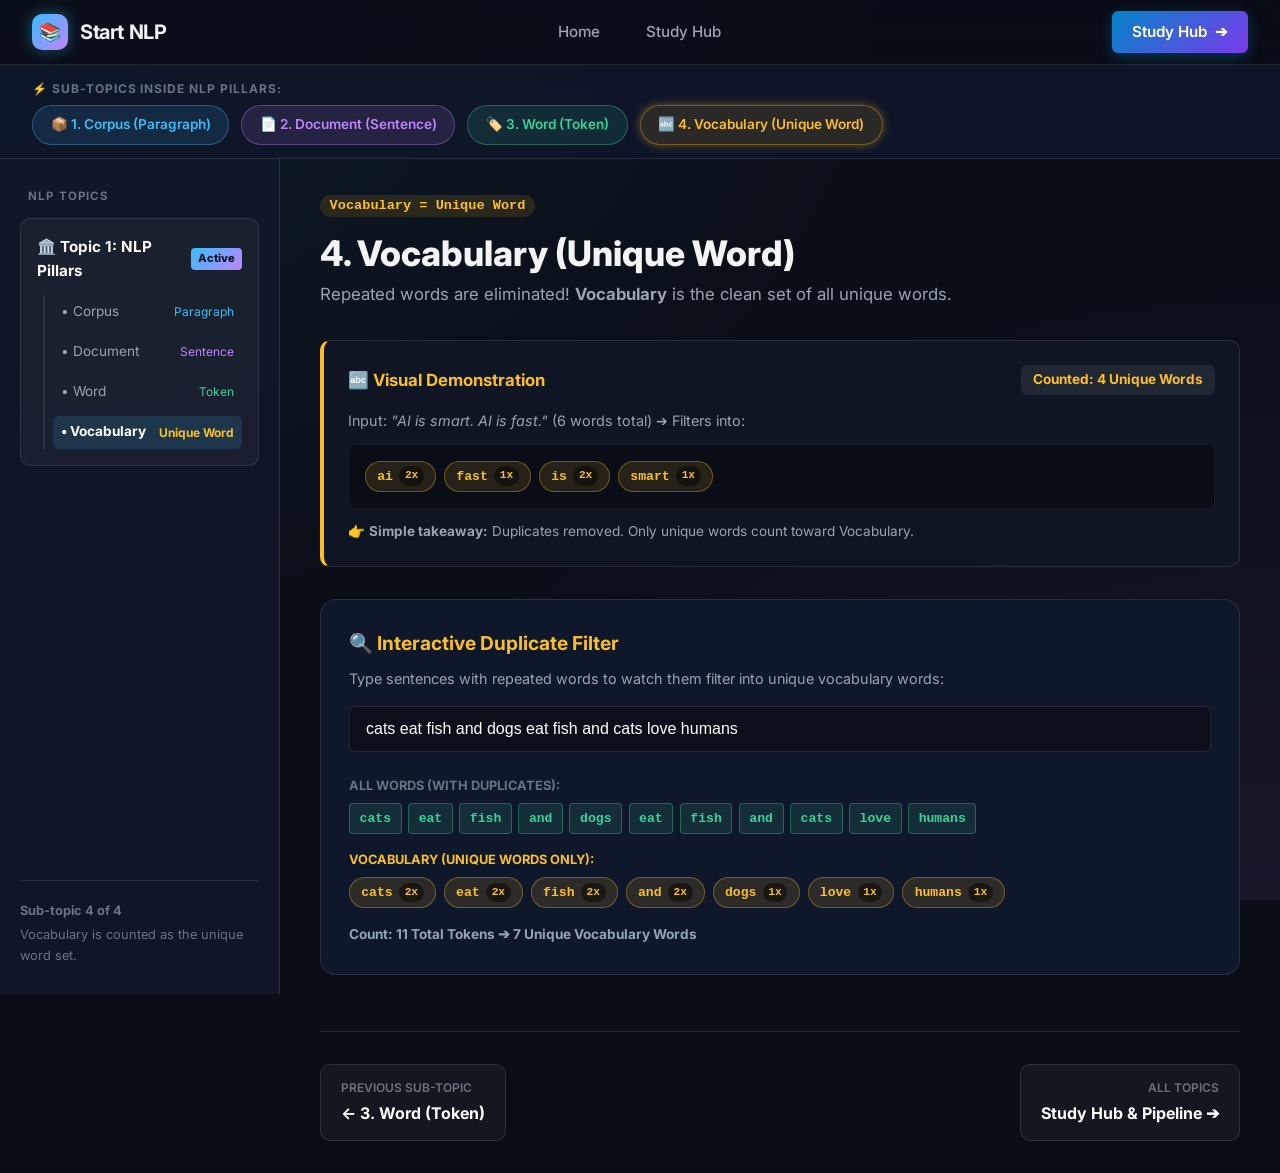
<file: vocabulary.html>
<!DOCTYPE html>
<html lang="en">
<head>
  <meta charset="UTF-8">
  <meta name="viewport" content="width=device-width, initial-scale=1.0">
  <title>Vocabulary (Unique Word) - Start NLP</title>
  <link rel="stylesheet" href="style.css">
  <link rel="preconnect" href="https://fonts.googleapis.com">
  <link rel="preconnect" href="https://fonts.gstatic.com" crossorigin>
  <link href="https://fonts.googleapis.com/css2?family=Inter:wght@400;500;600;700;800&family=JetBrains+Mono:wght@500;600&display=swap" rel="stylesheet">
</head>
<body>

  <!-- Top Global Navbar -->
  <header class="top-navbar">
    <a href="index.html" class="brand-logo">
      <div class="brand-icon">📚</div>
      <span>Start NLP</span>
    </a>
    <ul class="nav-links">
      <li><a href="index.html" class="nav-link">Home</a></li>
      <li><a href="study.html" class="nav-link">Study Hub</a></li>
    </ul>
    <a href="study.html" class="nav-cta-btn">
      <span>Study Hub</span>
      <span>➔</span>
    </a>
  </header>

  <!-- Upper Sub-headings Bar -->
  <nav class="upper-subheadings-wrapper">
    <div class="upper-subheadings-title">⚡ Sub-topics inside NLP Pillars:</div>
    <div class="upper-subheadings-bar">
      <a href="corpus.html" class="subheading-btn btn-corpus">
        <span>📦 1. Corpus (Paragraph)</span>
      </a>
      <a href="document.html" class="subheading-btn btn-document">
        <span>📄 2. Document (Sentence)</span>
      </a>
      <a href="word.html" class="subheading-btn btn-word">
        <span>🏷️ 3. Word (Token)</span>
      </a>
      <a href="vocabulary.html" class="subheading-btn btn-vocab" style="box-shadow: 0 0 10px rgba(251, 191, 36, 0.4);">
        <span>🔤 4. Vocabulary (Unique Word)</span>
      </a>
    </div>
  </nav>

  <div class="study-layout">
    <!-- Left Sidebar: Only Topic inside NLP -->
    <aside class="study-sidebar">
      <div class="sidebar-category">NLP Topics</div>
      
      <div class="topic-card-box">
        <a href="study.html" class="topic-main-link">
          <span>🏛️ Topic 1: NLP Pillars</span>
          <span class="topic-badge-active">Active</span>
        </a>
        
        <ul class="topic-sublist">
          <li class="subtopic-item">
            <a href="corpus.html">
              <span>• Corpus</span>
              <span style="color:var(--color-corpus); font-size:0.75rem;">Paragraph</span>
            </a>
          </li>
          <li class="subtopic-item">
            <a href="document.html">
              <span>• Document</span>
              <span style="color:var(--color-document); font-size:0.75rem;">Sentence</span>
            </a>
          </li>
          <li class="subtopic-item">
            <a href="word.html">
              <span>• Word</span>
              <span style="color:var(--color-word); font-size:0.75rem;">Token</span>
            </a>
          </li>
          <li class="subtopic-item active">
            <a href="vocabulary.html">
              <span>• Vocabulary</span>
              <span style="color:var(--color-vocab); font-size:0.75rem;">Unique Word</span>
            </a>
          </li>
        </ul>
      </div>

      <div class="sidebar-footer-note">
        <strong>Sub-topic 4 of 4</strong>
        <p style="margin-top:0.25rem;">Vocabulary is counted as the unique word set.</p>
      </div>
    </aside>

    <!-- Main Content -->
    <main class="study-content">
      <header style="margin-bottom: 2rem;">
        <span class="stage-formula" style="background: var(--color-vocab-bg); color: var(--color-vocab);">
          Vocabulary = Unique Word
        </span>
        <h1 style="font-size: 2.2rem; font-weight: 800; margin-top: 0.5rem;">
          4. Vocabulary (Unique Word)
        </h1>
        <p style="color: var(--text-muted); font-size: 1.05rem;">
          Repeated words are eliminated! <strong>Vocabulary</strong> is the clean set of all unique words.
        </p>
      </header>

      <!-- Visual Context Box -->
      <section class="stage-card stage-vocab" style="margin-bottom: 2rem;">
        <div class="stage-header">
          <span class="stage-badge" style="color: var(--color-vocab);">🔤 Visual Demonstration</span>
          <span class="stage-count-indicator" style="color: var(--color-vocab);">Counted: 4 Unique Words</span>
        </div>
        <p style="font-size: 0.9rem; color: var(--text-muted); margin-bottom: 0.75rem;">
          Input: <em>"AI is smart. AI is fast."</em> (6 words total) ➔ Filters into:
        </p>
        <div class="stage-visual-output">
          <div class="vocab-tag-cloud">
            <span class="vocab-pill">ai <span class="freq">2x</span></span>
            <span class="vocab-pill">fast <span class="freq">1x</span></span>
            <span class="vocab-pill">is <span class="freq">2x</span></span>
            <span class="vocab-pill">smart <span class="freq">1x</span></span>
          </div>
        </div>
        <p style="margin-top: 0.75rem; font-size: 0.85rem; color: var(--text-muted);">
          👉 <strong>Simple takeaway:</strong> Duplicates removed. Only unique words count toward Vocabulary.
        </p>
      </section>

      <!-- Interactive Deduplicator Demo -->
      <section class="interactive-demo-box" id="vocab-dedup-demo">
        <h3 style="font-size: 1.2rem; font-weight: 700; color: var(--color-vocab); margin-bottom: 0.5rem;">
          🔍 Interactive Duplicate Filter
        </h3>
        <p style="font-size: 0.9rem; color: var(--text-muted); margin-bottom: 1rem;">
          Type sentences with repeated words to watch them filter into unique vocabulary words:
        </p>

        <input 
          type="text" 
          id="vocab-input" 
          value="cats eat fish and dogs eat fish and cats love humans" 
          style="width: 100%; padding: 0.8rem 1rem; border-radius: var(--radius-sm); border: 1px solid var(--border-color); background: #0b0f19; color: #fff; font-size: 1rem; margin-bottom: 1.25rem;"
        />

        <div style="display:flex; flex-direction:column; gap:0.75rem;">
          <div>
            <span style="font-size:0.8rem; font-weight:700; color:var(--text-dim); text-transform:uppercase;">All Words (with duplicates):</span>
            <div id="vocab-all-words" class="token-list" style="margin-top:0.35rem;"></div>
          </div>
          <div>
            <span style="font-size:0.8rem; font-weight:700; color:var(--color-vocab); text-transform:uppercase;">Vocabulary (Unique Words only):</span>
            <div id="vocab-unique-words" class="vocab-tag-cloud" style="margin-top:0.35rem;"></div>
          </div>
        </div>

        <div id="vocab-stats-label" style="margin-top: 1rem; font-size: 0.85rem; font-weight: 700; color: #94a3b8;"></div>
      </section>

      <!-- Navigation -->
      <footer class="page-nav-footer">
        <a href="word.html" class="nav-pager-link prev">
          <span class="nav-pager-sub">Previous Sub-topic</span>
          <span class="nav-pager-title">← 3. Word (Token)</span>
        </a>
        <a href="study.html" class="nav-pager-link next">
          <span class="nav-pager-sub">All Topics</span>
          <span class="nav-pager-title">Study Hub & Pipeline ➔</span>
        </a>
      </footer>
    </main>
  </div>

  <script src="script.js"></script>
</body>
</html>
</file>
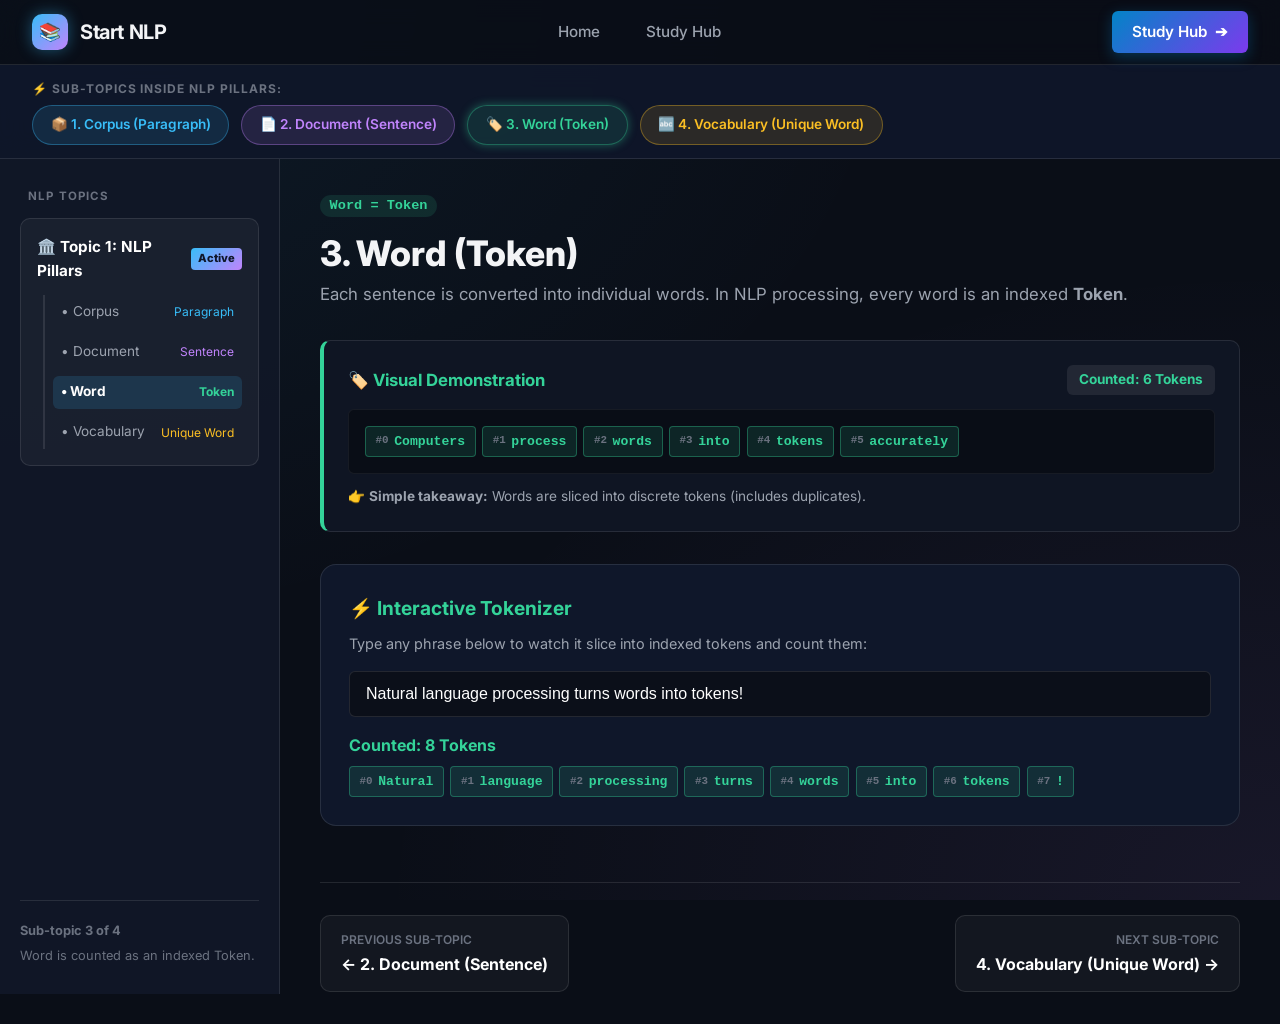
<file: word.html>
<!DOCTYPE html>
<html lang="en">
<head>
  <meta charset="UTF-8">
  <meta name="viewport" content="width=device-width, initial-scale=1.0">
  <title>Word (Token) - Start NLP</title>
  <link rel="stylesheet" href="style.css">
  <link rel="preconnect" href="https://fonts.googleapis.com">
  <link rel="preconnect" href="https://fonts.gstatic.com" crossorigin>
  <link href="https://fonts.googleapis.com/css2?family=Inter:wght@400;500;600;700;800&family=JetBrains+Mono:wght@500;600&display=swap" rel="stylesheet">
</head>
<body>

  <!-- Top Global Navbar -->
  <header class="top-navbar">
    <a href="index.html" class="brand-logo">
      <div class="brand-icon">📚</div>
      <span>Start NLP</span>
    </a>
    <ul class="nav-links">
      <li><a href="index.html" class="nav-link">Home</a></li>
      <li><a href="study.html" class="nav-link">Study Hub</a></li>
    </ul>
    <a href="study.html" class="nav-cta-btn">
      <span>Study Hub</span>
      <span>➔</span>
    </a>
  </header>

  <!-- Upper Sub-headings Bar -->
  <nav class="upper-subheadings-wrapper">
    <div class="upper-subheadings-title">⚡ Sub-topics inside NLP Pillars:</div>
    <div class="upper-subheadings-bar">
      <a href="corpus.html" class="subheading-btn btn-corpus">
        <span>📦 1. Corpus (Paragraph)</span>
      </a>
      <a href="document.html" class="subheading-btn btn-document">
        <span>📄 2. Document (Sentence)</span>
      </a>
      <a href="word.html" class="subheading-btn btn-word" style="box-shadow: 0 0 10px rgba(52, 211, 153, 0.4);">
        <span>🏷️ 3. Word (Token)</span>
      </a>
      <a href="vocabulary.html" class="subheading-btn btn-vocab">
        <span>🔤 4. Vocabulary (Unique Word)</span>
      </a>
    </div>
  </nav>

  <div class="study-layout">
    <!-- Left Sidebar: Only Topic inside NLP -->
    <aside class="study-sidebar">
      <div class="sidebar-category">NLP Topics</div>
      
      <div class="topic-card-box">
        <a href="study.html" class="topic-main-link">
          <span>🏛️ Topic 1: NLP Pillars</span>
          <span class="topic-badge-active">Active</span>
        </a>
        
        <ul class="topic-sublist">
          <li class="subtopic-item">
            <a href="corpus.html">
              <span>• Corpus</span>
              <span style="color:var(--color-corpus); font-size:0.75rem;">Paragraph</span>
            </a>
          </li>
          <li class="subtopic-item">
            <a href="document.html">
              <span>• Document</span>
              <span style="color:var(--color-document); font-size:0.75rem;">Sentence</span>
            </a>
          </li>
          <li class="subtopic-item active">
            <a href="word.html">
              <span>• Word</span>
              <span style="color:var(--color-word); font-size:0.75rem;">Token</span>
            </a>
          </li>
          <li class="subtopic-item">
            <a href="vocabulary.html">
              <span>• Vocabulary</span>
              <span style="color:var(--color-vocab); font-size:0.75rem;">Unique Word</span>
            </a>
          </li>
        </ul>
      </div>

      <div class="sidebar-footer-note">
        <strong>Sub-topic 3 of 4</strong>
        <p style="margin-top:0.25rem;">Word is counted as an indexed Token.</p>
      </div>
    </aside>

    <!-- Main Content -->
    <main class="study-content">
      <header style="margin-bottom: 2rem;">
        <span class="stage-formula" style="background: var(--color-word-bg); color: var(--color-word);">
          Word = Token
        </span>
        <h1 style="font-size: 2.2rem; font-weight: 800; margin-top: 0.5rem;">
          3. Word (Token)
        </h1>
        <p style="color: var(--text-muted); font-size: 1.05rem;">
          Each sentence is converted into individual words. In NLP processing, every word is an indexed <strong>Token</strong>.
        </p>
      </header>

      <!-- Visual Context Box -->
      <section class="stage-card stage-word" style="margin-bottom: 2rem;">
        <div class="stage-header">
          <span class="stage-badge" style="color: var(--color-word);">🏷️ Visual Demonstration</span>
          <span class="stage-count-indicator" style="color: var(--color-word);">Counted: 6 Tokens</span>
        </div>
        <div class="stage-visual-output">
          <div class="token-list">
            <span class="token-chip"><span class="token-index">#0</span>Computers</span>
            <span class="token-chip"><span class="token-index">#1</span>process</span>
            <span class="token-chip"><span class="token-index">#2</span>words</span>
            <span class="token-chip"><span class="token-index">#3</span>into</span>
            <span class="token-chip"><span class="token-index">#4</span>tokens</span>
            <span class="token-chip"><span class="token-index">#5</span>accurately</span>
          </div>
        </div>
        <p style="margin-top: 0.75rem; font-size: 0.85rem; color: var(--text-muted);">
          👉 <strong>Simple takeaway:</strong> Words are sliced into discrete tokens (includes duplicates).
        </p>
      </section>

      <!-- Interactive Tokenizer Demo -->
      <section class="interactive-demo-box" id="word-tokenizer-demo">
        <h3 style="font-size: 1.2rem; font-weight: 700; color: var(--color-word); margin-bottom: 0.5rem;">
          ⚡ Interactive Tokenizer
        </h3>
        <p style="font-size: 0.9rem; color: var(--text-muted); margin-bottom: 1rem;">
          Type any phrase below to watch it slice into indexed tokens and count them:
        </p>

        <input 
          type="text" 
          id="word-raw-input" 
          value="Natural language processing turns words into tokens!" 
          style="width: 100%; padding: 0.8rem 1rem; border-radius: var(--radius-sm); border: 1px solid var(--border-color); background: #0b0f19; color: #fff; font-size: 1rem; margin-bottom: 1rem;"
        />

        <div id="word-tokens-output"></div>
      </section>

      <!-- Navigation -->
      <footer class="page-nav-footer">
        <a href="document.html" class="nav-pager-link prev">
          <span class="nav-pager-sub">Previous Sub-topic</span>
          <span class="nav-pager-title">← 2. Document (Sentence)</span>
        </a>
        <a href="vocabulary.html" class="nav-pager-link next">
          <span class="nav-pager-sub">Next Sub-topic</span>
          <span class="nav-pager-title">4. Vocabulary (Unique Word) →</span>
        </a>
      </footer>
    </main>
  </div>

  <script src="script.js"></script>
</body>
</html>
</file>
<file: style.css>
/* =========================================================
   BASIC NLP STUDY PLATFORM - COMPLETE MASTER STYLESHEET
   ========================================================= */

:root {
  --bg-primary: #0a0e17;
  --bg-secondary: #111827;
  --bg-card: rgba(17, 24, 39, 0.85);
  --bg-card-hover: rgba(31, 41, 55, 0.95);
  --border-color: rgba(255, 255, 255, 0.1);
  --border-focus: rgba(56, 189, 248, 0.5);
  --text-main: #f3f4f6;
  --text-muted: #9ca3af;
  --text-dim: #6b7280;

  /* Concept Specific Color Themes */
  --color-corpus: #38bdf8;        /* Sky Blue - Corpus (Paragraph) */
  --color-corpus-bg: rgba(56, 189, 248, 0.12);
  --color-corpus-border: rgba(56, 189, 248, 0.35);

  --color-document: #c084fc;      /* Violet / Purple - Document (Sentence) */
  --color-document-bg: rgba(192, 132, 252, 0.12);
  --color-document-border: rgba(192, 132, 252, 0.35);

  --color-word: #34d399;          /* Emerald - Word (Token) */
  --color-word-bg: rgba(52, 211, 153, 0.12);
  --color-word-border: rgba(52, 211, 153, 0.35);

  --color-vocab: #fbbf24;         /* Amber / Gold - Vocabulary (Unique Word) */
  --color-vocab-bg: rgba(251, 191, 36, 0.12);
  --color-vocab-border: rgba(251, 191, 36, 0.35);

  --sidebar-width: 280px;
  --radius-lg: 16px;
  --radius-md: 10px;
  --radius-sm: 6px;
  --transition: all 0.25s cubic-bezier(0.16, 1, 0.3, 1);
}

* {
  box-sizing: border-box;
  margin: 0;
  padding: 0;
}

body {
  font-family: 'Inter', -apple-system, BlinkMacSystemFont, 'Segoe UI', Roboto, Oxygen, Ubuntu, Cantarell, sans-serif;
  background-color: var(--bg-primary);
  color: var(--text-main);
  line-height: 1.6;
  min-height: 100vh;
  overflow-x: hidden;
  background-image: 
    radial-gradient(at 0% 0%, rgba(56, 189, 248, 0.08) 0px, transparent 50%),
    radial-gradient(at 100% 100%, rgba(192, 132, 252, 0.08) 0px, transparent 50%);
  background-attachment: fixed;
}

/* Custom Scrollbar */
::-webkit-scrollbar {
  width: 8px;
  height: 8px;
}
::-webkit-scrollbar-track {
  background: var(--bg-primary);
}
::-webkit-scrollbar-thumb {
  background: #2d3748;
  border-radius: 4px;
}
::-webkit-scrollbar-thumb:hover {
  background: #4a5568;
}

a {
  color: inherit;
  text-decoration: none;
}

/* =========================================================
   TOP NAVBAR (GLOBAL)
   ========================================================= */
.top-navbar {
  height: 65px;
  border-bottom: 1px solid var(--border-color);
  background: rgba(10, 14, 23, 0.85);
  backdrop-filter: blur(12px);
  position: sticky;
  top: 0;
  z-index: 100;
  display: flex;
  align-items: center;
  justify-content: space-between;
  padding: 0 2rem;
}

.brand-logo {
  display: flex;
  align-items: center;
  gap: 0.75rem;
  font-size: 1.25rem;
  font-weight: 700;
  letter-spacing: -0.02em;
}

.brand-icon {
  width: 36px;
  height: 36px;
  background: linear-gradient(135deg, var(--color-corpus), var(--color-document));
  border-radius: 10px;
  display: flex;
  align-items: center;
  justify-content: center;
  font-size: 1.1rem;
  box-shadow: 0 0 15px rgba(56, 189, 248, 0.4);
}

.nav-links {
  display: flex;
  align-items: center;
  gap: 1.25rem;
  list-style: none;
}

.nav-link {
  font-size: 0.95rem;
  font-weight: 500;
  color: var(--text-muted);
  padding: 0.4rem 0.8rem;
  border-radius: var(--radius-sm);
  transition: var(--transition);
}

.nav-link:hover, .nav-link.active {
  color: #fff;
  background: rgba(255, 255, 255, 0.08);
}

.nav-link.active {
  border: 1px solid var(--border-focus);
}

.nav-cta-btn {
  background: linear-gradient(135deg, #0284c7, #7c3aed);
  color: #fff;
  font-weight: 600;
  padding: 0.55rem 1.25rem;
  border-radius: var(--radius-sm);
  font-size: 0.95rem;
  box-shadow: 0 4px 14px rgba(2, 132, 199, 0.35);
  transition: var(--transition);
  display: inline-flex;
  align-items: center;
  gap: 0.5rem;
}

.nav-cta-btn:hover {
  transform: translateY(-2px);
  box-shadow: 0 6px 20px rgba(2, 132, 199, 0.5);
}

/* =========================================================
   LANDING / MAIN HERO (index.html)
   ========================================================= */
.hero-section {
  max-width: 1000px;
  margin: 3.5rem auto 2rem auto;
  padding: 0 2rem;
  text-align: center;
}

.hero-badge {
  display: inline-flex;
  align-items: center;
  gap: 0.5rem;
  background: rgba(56, 189, 248, 0.12);
  border: 1px solid var(--color-corpus-border);
  color: var(--color-corpus);
  padding: 0.4rem 1.1rem;
  border-radius: 999px;
  font-size: 0.85rem;
  font-weight: 700;
  margin-bottom: 1.5rem;
  text-transform: uppercase;
  letter-spacing: 0.06em;
}

.hero-title {
  font-size: 3.6rem;
  font-weight: 800;
  line-height: 1.15;
  letter-spacing: -0.03em;
  margin-bottom: 1.25rem;
  background: linear-gradient(135deg, #ffffff 30%, #94a3b8 100%);
  -webkit-background-clip: text;
  -webkit-text-fill-color: transparent;
}

.hero-title span {
  background: linear-gradient(135deg, var(--color-corpus), var(--color-document));
  -webkit-background-clip: text;
  -webkit-text-fill-color: transparent;
}

.hero-subtitle {
  font-size: 1.2rem;
  color: var(--text-muted);
  max-width: 720px;
  margin: 0 auto 2.5rem auto;
  line-height: 1.6;
}

.hero-actions {
  display: flex;
  align-items: center;
  justify-content: center;
  gap: 1.25rem;
  margin-bottom: 3.5rem;
}

.btn-primary-large {
  background: linear-gradient(135deg, #0284c7 0%, #9333ea 100%);
  color: white;
  font-weight: 700;
  font-size: 1.2rem;
  padding: 0.95rem 2.5rem;
  border-radius: var(--radius-md);
  box-shadow: 0 10px 25px rgba(147, 51, 234, 0.4);
  transition: var(--transition);
  display: inline-flex;
  align-items: center;
  gap: 0.75rem;
}

.btn-primary-large:hover {
  transform: translateY(-3px) scale(1.02);
  box-shadow: 0 15px 35px rgba(147, 51, 234, 0.6);
}

.btn-secondary-large {
  background: rgba(255, 255, 255, 0.06);
  border: 1px solid var(--border-color);
  color: var(--text-main);
  font-weight: 600;
  font-size: 1.05rem;
  padding: 0.85rem 1.8rem;
  border-radius: var(--radius-md);
  transition: var(--transition);
  display: inline-flex;
  align-items: center;
  gap: 0.5rem;
}

.btn-secondary-large:hover {
  background: rgba(255, 255, 255, 0.12);
  border-color: rgba(255, 255, 255, 0.25);
  color: #fff;
}

/* =========================================================
   TEXT CONVERSION CHAIN HIERARCHY DIAGRAM (index.html)
   ========================================================= */
.hierarchy-diagram {
  background: var(--bg-card);
  border: 1px solid var(--border-color);
  border-radius: var(--radius-lg);
  padding: 2.5rem 2rem;
  margin-bottom: 3.5rem;
  text-align: center;
  box-shadow: 0 10px 30px rgba(0, 0, 0, 0.25);
}

.hierarchy-flow {
  display: flex;
  align-items: center;
  justify-content: center;
  gap: 1rem;
  flex-wrap: wrap;
  margin: 1.5rem 0;
}

.flow-step {
  padding: 1rem 1.3rem;
  border-radius: var(--radius-md);
  min-width: 170px;
  text-align: center;
  transition: var(--transition);
}

.flow-step:hover {
  transform: translateY(-4px);
}

.flow-step.step-corpus {
  background: var(--color-corpus-bg);
  border: 2px solid var(--color-corpus-border);
  color: var(--color-corpus);
}

.flow-step.step-document {
  background: var(--color-document-bg);
  border: 2px solid var(--color-document-border);
  color: var(--color-document);
}

.flow-step.step-word {
  background: var(--color-word-bg);
  border: 2px solid var(--color-word-border);
  color: var(--color-word);
}

.flow-step.step-vocab {
  background: var(--color-vocab-bg);
  border: 2px solid var(--color-vocab-border);
  color: var(--color-vocab);
}

.flow-arrow {
  color: var(--text-dim);
  font-size: 1.6rem;
  font-weight: bold;
}

.step-title {
  font-size: 1.1rem;
  font-weight: 800;
  display: block;
}

.step-desc {
  font-size: 0.85rem;
  opacity: 0.9;
  margin-top: 0.25rem;
  display: block;
}

/* =========================================================
   4 CORE PILLARS GRID (index.html)
   ========================================================= */
.pillars-container {
  max-width: 1100px;
  margin: 0 auto 5rem auto;
  padding: 0 2rem;
}

.pillars-heading {
  text-align: center;
  margin-bottom: 2rem;
}

.pillars-heading h2 {
  font-size: 2rem;
  font-weight: 800;
  margin-bottom: 0.5rem;
}

.pillars-heading p {
  color: var(--text-muted);
  font-size: 1.05rem;
}

.pillars-grid {
  display: grid;
  grid-template-columns: repeat(auto-fit, minmax(240px, 1fr));
  gap: 1.5rem;
}

.pillar-card {
  background: var(--bg-card);
  border: 1px solid var(--border-color);
  border-radius: var(--radius-lg);
  padding: 1.75rem;
  transition: var(--transition);
  display: flex;
  flex-direction: column;
  position: relative;
  overflow: hidden;
}

.pillar-card::before {
  content: '';
  position: absolute;
  top: 0;
  left: 0;
  right: 0;
  height: 4px;
}

.pillar-card.card-corpus::before { background: var(--color-corpus); }
.pillar-card.card-document::before { background: var(--color-document); }
.pillar-card.card-word::before { background: var(--color-word); }
.pillar-card.card-vocab::before { background: var(--color-vocab); }

.pillar-card:hover {
  transform: translateY(-6px);
  border-color: rgba(255, 255, 255, 0.25);
  box-shadow: 0 12px 30px rgba(0, 0, 0, 0.4);
}

.pillar-number {
  font-size: 0.8rem;
  font-weight: 700;
  color: var(--text-dim);
  text-transform: uppercase;
  margin-bottom: 0.5rem;
}

.pillar-term {
  font-size: 1.4rem;
  font-weight: 800;
  margin-bottom: 0.25rem;
}

.pillar-eq {
  font-size: 0.95rem;
  font-weight: 700;
  margin-bottom: 1rem;
  display: inline-block;
  padding: 0.25rem 0.65rem;
  border-radius: var(--radius-sm);
  width: fit-content;
  font-family: monospace;
}

.card-corpus .pillar-eq { background: var(--color-corpus-bg); color: var(--color-corpus); border: 1px solid var(--color-corpus-border); }
.card-document .pillar-eq { background: var(--color-document-bg); color: var(--color-document); border: 1px solid var(--color-document-border); }
.card-word .pillar-eq { background: var(--color-word-bg); color: var(--color-word); border: 1px solid var(--color-word-border); }
.card-vocab .pillar-eq { background: var(--color-vocab-bg); color: var(--color-vocab); border: 1px solid var(--color-vocab-border); }

.pillar-desc {
  color: var(--text-muted);
  font-size: 0.95rem;
  line-height: 1.5;
  margin-bottom: 1.5rem;
  flex-grow: 1;
}

.pillar-link {
  font-size: 0.9rem;
  font-weight: 700;
  display: flex;
  align-items: center;
  gap: 0.4rem;
  transition: var(--transition);
}

.pillar-link:hover {
  gap: 0.65rem;
}

/* =========================================================
   UPPER SUB-HEADINGS BAR (CLICK TO GO)
   ========================================================= */
.upper-subheadings-wrapper {
  background: rgba(15, 23, 42, 0.95);
  backdrop-filter: blur(12px);
  border-bottom: 1px solid var(--border-color);
  padding: 0.85rem 2rem;
  position: sticky;
  top: 65px;
  z-index: 90;
}

.upper-subheadings-title {
  font-size: 0.75rem;
  text-transform: uppercase;
  letter-spacing: 0.08em;
  color: var(--text-dim);
  font-weight: 700;
  margin-bottom: 0.45rem;
}

.upper-subheadings-bar {
  display: flex;
  align-items: center;
  gap: 0.75rem;
  flex-wrap: wrap;
}

.subheading-btn {
  display: inline-flex;
  align-items: center;
  gap: 0.5rem;
  padding: 0.5rem 1.1rem;
  border-radius: 999px;
  font-size: 0.85rem;
  font-weight: 600;
  cursor: pointer;
  transition: var(--transition);
  border: 1px solid transparent;
  background: rgba(255, 255, 255, 0.05);
  color: var(--text-muted);
}

.subheading-btn:hover {
  transform: translateY(-2px);
  color: #fff;
}

.subheading-btn.btn-corpus {
  color: var(--color-corpus);
  border-color: var(--color-corpus-border);
  background: var(--color-corpus-bg);
}
.subheading-btn.btn-corpus:hover {
  background: rgba(56, 189, 248, 0.25);
  box-shadow: 0 0 12px rgba(56, 189, 248, 0.35);
}

.subheading-btn.btn-document {
  color: var(--color-document);
  border-color: var(--color-document-border);
  background: var(--color-document-bg);
}
.subheading-btn.btn-document:hover {
  background: rgba(192, 132, 252, 0.25);
  box-shadow: 0 0 12px rgba(192, 132, 252, 0.35);
}

.subheading-btn.btn-word {
  color: var(--color-word);
  border-color: var(--color-word-border);
  background: var(--color-word-bg);
}
.subheading-btn.btn-word:hover {
  background: rgba(52, 211, 153, 0.25);
  box-shadow: 0 0 12px rgba(52, 211, 153, 0.35);
}

.subheading-btn.btn-vocab {
  color: var(--color-vocab);
  border-color: var(--color-vocab-border);
  background: var(--color-vocab-bg);
}
.subheading-btn.btn-vocab:hover {
  background: rgba(251, 191, 36, 0.25);
  box-shadow: 0 0 12px rgba(251, 191, 36, 0.35);
}

/* =========================================================
   STUDY LAYOUT (SIDEBAR + MAIN CONTENT AREA)
   ========================================================= */
.study-layout {
  display: flex;
  min-height: calc(100vh - 65px);
}

/* Left Sidebar: ONLY TOPIC INSIDE NLP (Topic 1: NLP Pillars) */
.study-sidebar {
  width: var(--sidebar-width);
  background: rgba(17, 24, 39, 0.95);
  border-right: 1px solid var(--border-color);
  padding: 1.75rem 1.25rem;
  position: sticky;
  top: 65px;
  height: calc(100vh - 65px);
  overflow-y: auto;
  display: flex;
  flex-direction: column;
  flex-shrink: 0;
}

.sidebar-category {
  font-size: 0.72rem;
  text-transform: uppercase;
  letter-spacing: 0.1em;
  color: var(--text-dim);
  font-weight: 700;
  margin-bottom: 0.75rem;
  padding-left: 0.5rem;
}

.topic-card-box {
  background: rgba(255, 255, 255, 0.04);
  border: 1px solid var(--border-color);
  border-radius: var(--radius-md);
  padding: 1rem;
  margin-bottom: 1.5rem;
}

.topic-main-link {
  display: flex;
  align-items: center;
  justify-content: space-between;
  font-size: 0.95rem;
  font-weight: 700;
  color: #fff;
  margin-bottom: 0.75rem;
}

.topic-badge-active {
  background: linear-gradient(135deg, var(--color-corpus), var(--color-document));
  color: #0f172a;
  font-size: 0.7rem;
  padding: 0.15rem 0.45rem;
  border-radius: 4px;
  font-weight: 800;
}

.topic-sublist {
  list-style: none;
  display: flex;
  flex-direction: column;
  gap: 0.45rem;
  padding-left: 0.5rem;
  border-left: 2px solid rgba(255, 255, 255, 0.1);
  margin-left: 0.4rem;
}

.subtopic-item a {
  display: flex;
  align-items: center;
  justify-content: space-between;
  font-size: 0.85rem;
  color: var(--text-muted);
  padding: 0.35rem 0.5rem;
  border-radius: var(--radius-sm);
  transition: var(--transition);
}

.subtopic-item a:hover {
  color: #fff;
  background: rgba(255, 255, 255, 0.08);
}

.subtopic-item.active a {
  color: #fff;
  font-weight: 700;
  background: rgba(56, 189, 248, 0.15);
}

.sidebar-mode-item.active a {
  font-weight: 700;
  color: #fff;
}
.sidebar-mode-item[data-mode="token"].active a {
  background: rgba(56, 189, 248, 0.15);
  border-left: 3px solid var(--color-corpus);
}
.sidebar-mode-item[data-mode="stopwords"].active a {
  background: rgba(244, 63, 94, 0.15);
  border-left: 3px solid #fb7185;
}
.sidebar-mode-item[data-mode="stem"].active a {
  background: rgba(52, 211, 153, 0.15);
  border-left: 3px solid var(--color-word);
}
.sidebar-mode-item[data-mode="lemma"].active a {
  background: rgba(192, 132, 252, 0.15);
  border-left: 3px solid var(--color-document);
}
.sidebar-mode-item[data-mode="freq"].active a {
  background: rgba(251, 191, 36, 0.15);
  border-left: 3px solid var(--color-vocab);
}

.sidebar-footer-note {
  margin-top: auto;
  padding-top: 1.25rem;
  border-top: 1px solid var(--border-color);
  font-size: 0.8rem;
  color: var(--text-dim);
}

/* Main Content Area */
.study-content {
  flex-grow: 1;
  padding: 2rem 2.5rem;
  max-width: 1240px;
  overflow-y: auto;
}

/* =========================================================
   STEP-BY-STEP VISUAL CONVERSION PIPELINE SHOWCASE
   Corpus ➔ Document ➔ Word (Token) ➔ Vocabulary
   ========================================================= */
.conversion-showcase-panel {
  background: var(--bg-card);
  border: 1px solid var(--border-color);
  border-radius: var(--radius-lg);
  padding: 2rem;
  margin-bottom: 3rem;
  box-shadow: 0 10px 30px rgba(0, 0, 0, 0.25);
}

.pipeline-header {
  display: flex;
  align-items: center;
  justify-content: space-between;
  margin-bottom: 1.5rem;
  flex-wrap: wrap;
  gap: 1rem;
}

.pipeline-title {
  font-size: 1.4rem;
  font-weight: 800;
  display: flex;
  align-items: center;
  gap: 0.6rem;
}

.preset-btn {
  background: rgba(255, 255, 255, 0.06);
  border: 1px solid var(--border-color);
  color: var(--text-muted);
  font-size: 0.8rem;
  padding: 0.35rem 0.75rem;
  border-radius: var(--radius-sm);
  cursor: pointer;
  transition: var(--transition);
}

.preset-btn:hover {
  background: rgba(255, 255, 255, 0.12);
  color: #fff;
}

/* Pipeline Input */
.pipeline-input-box {
  background: #0d121d;
  border: 1px solid var(--border-color);
  border-radius: var(--radius-md);
  padding: 1.25rem;
  margin-bottom: 2rem;
}

.pipeline-input-label {
  display: flex;
  align-items: center;
  justify-content: space-between;
  font-size: 0.85rem;
  font-weight: 600;
  color: var(--text-muted);
  margin-bottom: 0.6rem;
}

.pipeline-textarea {
  width: 100%;
  min-height: 85px;
  background: #080c14;
  border: 1px solid var(--border-color);
  border-radius: var(--radius-sm);
  padding: 0.85rem 1rem;
  color: #fff;
  font-family: inherit;
  font-size: 0.95rem;
  line-height: 1.6;
  resize: vertical;
  transition: var(--transition);
}

.pipeline-textarea:focus {
  outline: none;
  border-color: var(--color-corpus);
  box-shadow: 0 0 15px rgba(56, 189, 248, 0.3);
}

/* Connected 4 Stages Flow */
.conversion-stages-flow {
  display: flex;
  flex-direction: column;
  gap: 1.25rem;
}

.stage-connector-arrow {
  display: flex;
  align-items: center;
  justify-content: center;
  gap: 0.5rem;
  color: var(--text-dim);
  font-size: 0.85rem;
  font-weight: 700;
  text-transform: uppercase;
  letter-spacing: 0.05em;
  padding: 0.25rem 0;
}

.stage-connector-arrow .arrow-symbol {
  font-size: 1.25rem;
  color: var(--color-corpus);
}

.stage-card {
  background: #0f1523;
  border-radius: var(--radius-md);
  border: 1px solid var(--border-color);
  padding: 1.5rem;
  transition: var(--transition);
}

.stage-card:hover {
  border-color: rgba(255, 255, 255, 0.25);
  box-shadow: 0 8px 24px rgba(0, 0, 0, 0.3);
}

.stage-card.stage-corpus { border-left: 4px solid var(--color-corpus); }
.stage-card.stage-document { border-left: 4px solid var(--color-document); }
.stage-card.stage-word { border-left: 4px solid var(--color-word); }
.stage-card.stage-vocab { border-left: 4px solid var(--color-vocab); }

.stage-header {
  display: flex;
  align-items: center;
  justify-content: space-between;
  margin-bottom: 0.85rem;
  flex-wrap: wrap;
  gap: 0.5rem;
}

.stage-badge {
  display: inline-flex;
  align-items: center;
  gap: 0.5rem;
  font-weight: 700;
  font-size: 1.05rem;
}

.stage-formula {
  font-family: monospace;
  font-size: 0.85rem;
  font-weight: 700;
  padding: 0.2rem 0.6rem;
  border-radius: 999px;
}

.stage-corpus .stage-formula { background: var(--color-corpus-bg); color: var(--color-corpus); }
.stage-document .stage-formula { background: var(--color-document-bg); color: var(--color-document); }
.stage-word .stage-formula { background: var(--color-word-bg); color: var(--color-word); }
.stage-vocab .stage-formula { background: var(--color-vocab-bg); color: var(--color-vocab); }

.stage-count-indicator {
  font-size: 0.85rem;
  font-weight: 700;
  padding: 0.25rem 0.75rem;
  border-radius: var(--radius-sm);
  background: rgba(255, 255, 255, 0.08);
}

.stage-explanation-simple {
  font-size: 0.95rem;
  color: var(--text-muted);
  margin-bottom: 1rem;
}

.stage-visual-output {
  background: #090d16;
  border: 1px solid rgba(255, 255, 255, 0.06);
  border-radius: var(--radius-sm);
  padding: 1rem;
  min-height: 50px;
}

/* Visual Units Elements */
.corpus-paragraph-box {
  border-left: 3px solid var(--color-corpus);
  padding: 0.5rem 0.85rem;
  color: #e2e8f0;
  font-style: italic;
  font-size: 1rem;
  line-height: 1.6;
}

.doc-list {
  display: flex;
  flex-direction: column;
  gap: 0.5rem;
}

.doc-item {
  background: rgba(192, 132, 252, 0.08);
  border: 1px solid var(--color-document-border);
  padding: 0.5rem 0.75rem;
  border-radius: var(--radius-sm);
  display: flex;
  align-items: center;
  gap: 0.6rem;
  font-size: 0.9rem;
}

.doc-tag {
  background: var(--color-document);
  color: #0f172a;
  font-size: 0.7rem;
  font-weight: 800;
  padding: 0.15rem 0.45rem;
  border-radius: 4px;
  flex-shrink: 0;
}

.token-list {
  display: flex;
  flex-wrap: wrap;
  gap: 0.4rem;
}

.token-chip {
  background: var(--color-word-bg);
  border: 1px solid var(--color-word-border);
  color: var(--color-word);
  font-size: 0.82rem;
  font-weight: 600;
  padding: 0.25rem 0.6rem;
  border-radius: 4px;
  font-family: monospace;
  display: inline-flex;
  align-items: center;
  gap: 0.35rem;
}

.token-index {
  font-size: 0.68rem;
  color: var(--text-dim);
}

.vocab-tag-cloud {
  display: flex;
  flex-wrap: wrap;
  gap: 0.5rem;
}

.vocab-pill {
  background: var(--color-vocab-bg);
  border: 1px solid var(--color-vocab-border);
  color: var(--color-vocab);
  font-size: 0.82rem;
  font-weight: 600;
  padding: 0.25rem 0.7rem;
  border-radius: 999px;
  display: inline-flex;
  align-items: center;
  gap: 0.4rem;
  font-family: monospace;
}

.vocab-pill .freq {
  background: rgba(0, 0, 0, 0.45);
  font-size: 0.7rem;
  padding: 0.05rem 0.35rem;
  border-radius: 999px;
}

/* =========================================================
   CONCISE VISUAL SUBTOPIC CARDS & DEMO BOXES
   ========================================================= */
.subtopic-cards-container {
  display: grid;
  grid-template-columns: repeat(2, 1fr);
  gap: 1.5rem;
  margin-bottom: 3rem;
}

@media (max-width: 900px) {
  .subtopic-cards-container {
    grid-template-columns: 1fr;
  }
}

.subtopic-card {
  background: var(--bg-card);
  border: 1px solid var(--border-color);
  border-radius: var(--radius-lg);
  padding: 1.75rem;
  display: flex;
  flex-direction: column;
  transition: var(--transition);
  scroll-margin-top: 130px;
}

.subtopic-card:hover {
  border-color: rgba(255, 255, 255, 0.25);
  transform: translateY(-4px);
}

.subtopic-top-bar {
  display: flex;
  align-items: center;
  justify-content: space-between;
  margin-bottom: 0.75rem;
}

.subtopic-title {
  font-size: 1.25rem;
  font-weight: 800;
}

.subtopic-formula {
  font-size: 0.85rem;
  font-weight: 700;
  padding: 0.2rem 0.6rem;
  border-radius: var(--radius-sm);
  font-family: monospace;
}

.subtopic-simple-rule {
  font-size: 0.95rem;
  color: #e2e8f0;
  margin-bottom: 1rem;
  line-height: 1.5;
}

.subtopic-visual-box {
  background: #090d16;
  border-radius: var(--radius-sm);
  padding: 1rem;
  margin-bottom: 1rem;
  border: 1px solid rgba(255, 255, 255, 0.06);
  flex-grow: 1;
}

.subtopic-takeaway {
  font-size: 0.85rem;
  color: var(--text-dim);
  display: flex;
  align-items: center;
  gap: 0.4rem;
}

/* Standalone Interactive Demo Boxes */
.interactive-demo-box {
  background: #0f172a;
  border: 1px solid var(--border-color);
  border-radius: var(--radius-lg);
  padding: 1.75rem;
  margin-bottom: 2rem;
}

.nlp-textarea {
  width: 100%;
  min-height: 90px;
  background: #0d121d;
  border: 1px solid var(--border-color);
  border-radius: var(--radius-md);
  padding: 0.85rem 1rem;
  color: var(--text-main);
  font-family: inherit;
  font-size: 0.95rem;
  line-height: 1.6;
  resize: vertical;
  transition: var(--transition);
}

.nlp-textarea:focus {
  outline: none;
  border-color: var(--color-corpus);
  box-shadow: 0 0 15px rgba(56, 189, 248, 0.25);
}

.action-btn {
  background: rgba(255, 255, 255, 0.08);
  border: 1px solid var(--border-color);
  color: #fff;
  padding: 0.6rem 1.25rem;
  border-radius: var(--radius-sm);
  font-size: 0.9rem;
  font-weight: 600;
  cursor: pointer;
  transition: var(--transition);
  display: inline-flex;
  align-items: center;
  gap: 0.5rem;
}

.action-btn:hover {
  background: rgba(255, 255, 255, 0.16);
  border-color: rgba(255, 255, 255, 0.3);
}

.action-btn.primary {
  background: linear-gradient(135deg, #0284c7, #2563eb);
  border-color: transparent;
}
.action-btn.primary:hover {
  box-shadow: 0 4px 15px rgba(37, 99, 235, 0.4);
}

/* Page Navigation Footer */
.page-nav-footer {
  display: flex;
  align-items: center;
  justify-content: space-between;
  margin-top: 3.5rem;
  padding-top: 2rem;
  border-top: 1px solid var(--border-color);
}

.nav-pager-link {
  display: flex;
  flex-direction: column;
  padding: 0.85rem 1.25rem;
  background: rgba(255, 255, 255, 0.04);
  border: 1px solid var(--border-color);
  border-radius: var(--radius-md);
  transition: var(--transition);
  min-width: 180px;
}

.nav-pager-link:hover {
  background: rgba(255, 255, 255, 0.08);
  border-color: rgba(255, 255, 255, 0.2);
  transform: translateY(-2px);
}

.nav-pager-link.prev { text-align: left; }
.nav-pager-link.next { text-align: right; margin-left: auto; }

.nav-pager-sub {
  font-size: 0.75rem;
  color: var(--text-dim);
  text-transform: uppercase;
  font-weight: 600;
}

.nav-pager-title {
  font-size: 1rem;
  font-weight: 700;
  color: #fff;
  margin-top: 0.2rem;
}

/* =========================================================
   CLEAN PORTAL MODULES GRID (index.html)
   ========================================================= */
.modules-portal-grid {
  display: grid;
  grid-template-columns: repeat(auto-fit, minmax(320px, 1fr));
  gap: 2rem;
  max-width: 1180px;
  margin: 0 auto;
  text-align: left;
}

@media (max-width: 820px) {
  .modules-portal-grid {
    grid-template-columns: 1fr;
  }
}

.portal-module-card {
  background: var(--bg-card);
  border: 1px solid var(--border-color);
  border-radius: var(--radius-lg);
  padding: 2.25rem 2rem;
  display: flex;
  flex-direction: column;
  transition: var(--transition);
  position: relative;
  overflow: hidden;
}

.portal-module-card:hover {
  transform: translateY(-6px);
  border-color: rgba(255, 255, 255, 0.25);
  box-shadow: 0 15px 35px rgba(0, 0, 0, 0.45);
}

.card-pillars-glow::before {
  content: '';
  position: absolute;
  top: 0;
  left: 0;
  right: 0;
  height: 4px;
  background: linear-gradient(90deg, var(--color-corpus), var(--color-document));
}

.card-nltk-glow::before {
  content: '';
  position: absolute;
  top: 0;
  left: 0;
  right: 0;
  height: 4px;
  background: linear-gradient(90deg, var(--color-word), var(--color-vocab));
}

.portal-card-top {
  display: flex;
  align-items: center;
  justify-content: space-between;
  margin-bottom: 1.25rem;
}

.portal-module-pill {
  font-size: 0.75rem;
  font-weight: 800;
  text-transform: uppercase;
  letter-spacing: 0.08em;
  padding: 0.25rem 0.65rem;
  border-radius: 999px;
  background: rgba(56, 189, 248, 0.12);
  color: var(--color-corpus);
  border: 1px solid var(--color-corpus-border);
}

.portal-tag {
  font-size: 0.75rem;
  font-weight: 600;
  padding: 0.2rem 0.55rem;
  border-radius: var(--radius-sm);
  background: rgba(255, 255, 255, 0.08);
  color: var(--text-muted);
}

.portal-icon {
  font-size: 2.5rem;
  margin-bottom: 0.75rem;
}

.portal-card-title {
  font-size: 1.8rem;
  font-weight: 800;
  letter-spacing: -0.02em;
  margin-bottom: 0.75rem;
  color: #fff;
}

.portal-card-desc {
  font-size: 0.98rem;
  color: var(--text-muted);
  line-height: 1.6;
  margin-bottom: 1.5rem;
}

.portal-feature-list {
  list-style: none;
  display: flex;
  flex-direction: column;
  gap: 0.6rem;
  font-size: 0.88rem;
  color: var(--text-main);
  margin-bottom: 2rem;
  flex-grow: 1;
}

.portal-feature-list li {
  display: flex;
  align-items: center;
  gap: 0.5rem;
  color: #cbd5e1;
}

.portal-card-btn {
  display: flex;
  align-items: center;
  justify-content: space-between;
  padding: 0.9rem 1.5rem;
  border-radius: var(--radius-md);
  font-weight: 700;
  font-size: 1.05rem;
  transition: var(--transition);
}

.btn-pillars {
  background: linear-gradient(135deg, #0284c7, #7c3aed);
  color: #fff;
  box-shadow: 0 8px 20px rgba(2, 132, 199, 0.35);
}

.btn-pillars:hover {
  transform: translateY(-2px);
  box-shadow: 0 12px 25px rgba(2, 132, 199, 0.5);
}

.btn-nltk {
  background: linear-gradient(135deg, #059669, #0284c7);
  color: #fff;
  box-shadow: 0 8px 20px rgba(5, 150, 105, 0.35);
}

.btn-nltk:hover {
  transform: translateY(-2px);
  box-shadow: 0 12px 25px rgba(5, 150, 105, 0.5);
}

/* =========================================================
   NLTK DOCUMENTATION & CODE CARDS (nltk.html)
   ========================================================= */
.nltk-tabs-row {
  display: flex;
  gap: 0.5rem;
  flex-wrap: wrap;
  margin-bottom: 0.75rem;
}

.nltk-tab-btn {
  background: rgba(255, 255, 255, 0.05);
  border: 1px solid var(--border-color);
  color: var(--text-muted);
  font-size: 0.85rem;
  font-weight: 600;
  padding: 0.45rem 0.9rem;
  border-radius: var(--radius-sm);
  cursor: pointer;
  transition: var(--transition);
  font-family: monospace;
}

.nltk-tab-btn:hover {
  background: rgba(255, 255, 255, 0.12);
  color: #fff;
}

.nltk-tab-btn.active {
  background: var(--color-word-bg);
  border-color: var(--color-word-border);
  color: var(--color-word);
  font-weight: 700;
}

.nltk-doc-section {
  margin-bottom: 3.5rem;
  scroll-margin-top: 140px;
}

.nltk-section-header {
  display: flex;
  align-items: flex-start;
  gap: 1.25rem;
  margin-bottom: 1.5rem;
}

.nltk-num-badge {
  font-size: 1.1rem;
  font-weight: 800;
  padding: 0.4rem 0.85rem;
  border-radius: var(--radius-md);
  background: rgba(56, 189, 248, 0.12);
  border: 1px solid var(--color-corpus-border);
  color: var(--color-corpus);
  font-family: monospace;
}

.nltk-section-title {
  font-size: 1.6rem;
  font-weight: 800;
  letter-spacing: -0.01em;
  margin-bottom: 0.25rem;
}

.nltk-section-subtitle {
  color: var(--text-muted);
  font-size: 0.98rem;
}

.code-card {
  background: #0d121d;
  border: 1px solid var(--border-color);
  border-radius: var(--radius-md);
  margin-bottom: 1.5rem;
  overflow: hidden;
  transition: var(--transition);
}

.code-card:hover {
  border-color: rgba(255, 255, 255, 0.2);
}

.code-card-header {
  background: #080c14;
  padding: 0.65rem 1.25rem;
  display: flex;
  align-items: center;
  justify-content: space-between;
  border-bottom: 1px solid rgba(255, 255, 255, 0.08);
}

.code-lang-tag {
  font-family: monospace;
  font-size: 0.8rem;
  font-weight: 700;
  color: var(--color-corpus);
}

.code-purpose-tag {
  font-size: 0.78rem;
  color: var(--text-dim);
  font-weight: 600;
}

.code-content {
  padding: 1.25rem 1.5rem;
  overflow-x: auto;
  font-family: 'JetBrains Mono', Consolas, Monaco, monospace;
  font-size: 0.9rem;
  line-height: 1.65;
  color: #e2e8f0;
}

.code-content code {
  color: inherit;
  font-family: inherit;
}

.use-case-box {
  background: rgba(255, 255, 255, 0.03);
  border-top: 1px solid rgba(255, 255, 255, 0.06);
  padding: 0.85rem 1.25rem;
  font-size: 0.88rem;
  color: var(--text-muted);
  line-height: 1.5;
}

.use-case-box strong {
  color: #fff;
}

/* =========================================================
   NLTK VISUAL IMPORT TREE DIAGRAM & INSPECTOR
   ========================================================= */
.nltk-tree-container {
  background: var(--bg-card);
  border: 1px solid var(--border-color);
  border-radius: var(--radius-lg);
  padding: 2.25rem 2rem;
  margin-bottom: 3.5rem;
  box-shadow: 0 10px 30px rgba(0, 0, 0, 0.3);
  position: relative;
  overflow: hidden;
}

.tree-header-wrapper {
  margin-bottom: 2rem;
}

.tree-main-title {
  font-size: 1.5rem;
  font-weight: 800;
  display: flex;
  align-items: center;
  gap: 0.6rem;
  margin-bottom: 0.4rem;
}

.tree-main-desc {
  color: var(--text-muted);
  font-size: 0.95rem;
}

/* Root Node Visual */
.tree-root-center {
  display: flex;
  flex-direction: column;
  align-items: center;
  margin-bottom: 2rem;
  position: relative;
}

.tree-root-node {
  background: linear-gradient(135deg, #059669, #0284c7);
  color: #fff;
  padding: 0.75rem 2rem;
  border-radius: 999px;
  font-family: 'JetBrains Mono', monospace;
  font-size: 1.25rem;
  font-weight: 800;
  box-shadow: 0 0 25px rgba(2, 132, 199, 0.45);
  display: inline-flex;
  align-items: center;
  gap: 0.75rem;
  border: 2px solid rgba(255, 255, 255, 0.3);
  z-index: 2;
}

.tree-root-node .root-tag {
  background: rgba(0, 0, 0, 0.35);
  font-size: 0.75rem;
  padding: 0.15rem 0.6rem;
  border-radius: 999px;
}

.tree-root-stem-line {
  width: 2px;
  height: 28px;
  background: linear-gradient(to bottom, #0284c7, var(--border-color));
  margin: 0 auto;
}

/* Branches Grid */
.tree-branches-grid {
  display: grid;
  grid-template-columns: repeat(auto-fit, minmax(260px, 1fr));
  gap: 1.25rem;
  margin-bottom: 2.5rem;
}

.tree-branch-card {
  background: #0d121d;
  border: 1px solid var(--border-color);
  border-radius: var(--radius-md);
  padding: 1.25rem;
  transition: var(--transition);
  position: relative;
  display: flex;
  flex-direction: column;
}

.tree-branch-card:hover {
  border-color: rgba(255, 255, 255, 0.25);
  box-shadow: 0 8px 24px rgba(0, 0, 0, 0.35);
}

.branch-header {
  display: flex;
  align-items: center;
  justify-content: space-between;
  padding-bottom: 0.75rem;
  border-bottom: 1px solid rgba(255, 255, 255, 0.08);
  margin-bottom: 0.85rem;
}

.branch-name {
  font-family: 'JetBrains Mono', monospace;
  font-size: 0.95rem;
  font-weight: 700;
  display: flex;
  align-items: center;
  gap: 0.4rem;
}

.branch-role {
  font-size: 0.72rem;
  padding: 0.15rem 0.5rem;
  border-radius: 4px;
  background: rgba(255, 255, 255, 0.06);
  color: var(--text-dim);
  font-weight: 600;
}

.tree-leaf-list {
  list-style: none;
  display: flex;
  flex-direction: column;
  gap: 0.5rem;
  flex-grow: 1;
}

.tree-leaf-btn {
  width: 100%;
  text-align: left;
  background: rgba(255, 255, 255, 0.03);
  border: 1px solid rgba(255, 255, 255, 0.06);
  color: var(--text-main);
  padding: 0.55rem 0.75rem;
  border-radius: var(--radius-sm);
  cursor: pointer;
  transition: var(--transition);
  display: flex;
  align-items: center;
  justify-content: space-between;
  font-family: 'JetBrains Mono', monospace;
  font-size: 0.85rem;
}

.tree-leaf-btn:hover {
  background: rgba(56, 189, 248, 0.12);
  border-color: var(--color-corpus-border);
  color: #fff;
  transform: translateX(3px);
}

.tree-leaf-btn.active {
  background: var(--color-word-bg);
  border-color: var(--color-word-border);
  color: var(--color-word);
  font-weight: 700;
  box-shadow: 0 0 12px rgba(52, 211, 153, 0.3);
}

.leaf-type-badge {
  font-size: 0.68rem;
  padding: 0.1rem 0.4rem;
  border-radius: 3px;
  background: rgba(0, 0, 0, 0.4);
  color: var(--text-dim);
  font-family: inherit;
}

/* Tree Node Interactive Inspector Box */
.tree-node-inspector {
  background: #090e18;
  border: 2px solid var(--color-corpus-border);
  border-radius: var(--radius-md);
  padding: 1.5rem 1.75rem;
  transition: var(--transition);
}

.inspector-top-row {
  display: flex;
  align-items: center;
  justify-content: space-between;
  margin-bottom: 1rem;
  flex-wrap: wrap;
  gap: 0.5rem;
}

.inspector-import-statement {
  background: #040810;
  border: 1px solid var(--border-color);
  padding: 0.65rem 1rem;
  border-radius: var(--radius-sm);
  font-family: 'JetBrains Mono', monospace;
  font-size: 0.95rem;
  color: #38bdf8;
  display: flex;
  align-items: center;
  gap: 0.5rem;
  margin-bottom: 1rem;
}

.inspector-grid {
  display: grid;
  grid-template-columns: 1fr 1.3fr;
  gap: 1.5rem;
}

@media (max-width: 850px) {
  .inspector-grid {
    grid-template-columns: 1fr;
  }
}

.inspector-detail-box {
  background: rgba(255, 255, 255, 0.02);
  border: 1px solid rgba(255, 255, 255, 0.06);
  border-radius: var(--radius-sm);
  padding: 1rem;
}

.inspector-label {
  font-size: 0.75rem;
  text-transform: uppercase;
  color: var(--text-dim);
  font-weight: 700;
  letter-spacing: 0.06em;
  margin-bottom: 0.5rem;
  display: block;
}

.inspector-desc-text {
  font-size: 0.95rem;
  color: #e2e8f0;
  line-height: 1.6;
}

.inspector-code-block {
  background: #03060d;
  border-radius: var(--radius-sm);
  padding: 0.85rem 1rem;
  font-family: 'JetBrains Mono', monospace;
  font-size: 0.88rem;
  line-height: 1.6;
  color: #34d399;
  overflow-x: auto;
}

/* =========================================================
   APPLE-INSPIRED NLTK VISUAL STUDIO STYLES
   Minimalist, Glassmorphism, Visual Transformations, Zero Clutter
   ========================================================= */
.apple-studio-wrapper {
  max-width: 1080px;
  margin: 0 auto 3.5rem auto;
}

/* Apple-style Segmented Navigation Control */
.apple-segmented-control {
  background: rgba(15, 23, 42, 0.7);
  backdrop-filter: blur(16px);
  border: 1px solid var(--border-color);
  padding: 0.4rem;
  border-radius: 999px;
  display: flex;
  align-items: center;
  justify-content: space-between;
  gap: 0.35rem;
  margin-bottom: 2rem;
  overflow-x: auto;
  box-shadow: 0 4px 20px rgba(0, 0, 0, 0.3);
}

.apple-segment-pill {
  flex: 1;
  min-width: 130px;
  padding: 0.65rem 1rem;
  border-radius: 999px;
  border: 1px solid transparent;
  background: transparent;
  color: var(--text-muted);
  font-size: 0.88rem;
  font-weight: 600;
  cursor: pointer;
  transition: all 0.25s cubic-bezier(0.16, 1, 0.3, 1);
  display: inline-flex;
  align-items: center;
  justify-content: center;
  gap: 0.5rem;
  white-space: nowrap;
}

.apple-segment-pill:hover {
  color: #fff;
  background: rgba(255, 255, 255, 0.06);
}

.apple-segment-pill.active {
  background: #1e293b;
  color: #fff;
  border-color: rgba(255, 255, 255, 0.15);
  box-shadow: 0 4px 15px rgba(0, 0, 0, 0.35);
}

.apple-segment-pill.active.pill-token { border-color: var(--color-corpus-border); color: var(--color-corpus); }
.apple-segment-pill.active.pill-stopwords { border-color: rgba(244, 63, 94, 0.4); color: #fb7185; }
.apple-segment-pill.active.pill-stem { border-color: var(--color-word-border); color: var(--color-word); }
.apple-segment-pill.active.pill-lemma { border-color: var(--color-document-border); color: var(--color-document); }
.apple-segment-pill.active.pill-freq { border-color: var(--color-vocab-border); color: var(--color-vocab); }

/* The Apple-style Visual Stage Card */
.apple-studio-card {
  background: rgba(17, 24, 39, 0.75);
  backdrop-filter: blur(20px);
  border: 1px solid var(--border-color);
  border-radius: 22px;
  padding: 2.25rem 2rem;
  box-shadow: 0 20px 40px rgba(0, 0, 0, 0.4);
  margin-bottom: 2.5rem;
  position: relative;
  transition: var(--transition);
}

.studio-top-bar {
  display: flex;
  align-items: center;
  justify-content: space-between;
  margin-bottom: 1.5rem;
  flex-wrap: wrap;
  gap: 1rem;
}

.studio-mode-title {
  font-size: 1.6rem;
  font-weight: 800;
  display: flex;
  align-items: center;
  gap: 0.6rem;
  letter-spacing: -0.02em;
}

.studio-rule-badge {
  font-size: 0.85rem;
  font-weight: 700;
  padding: 0.3rem 0.85rem;
  border-radius: 999px;
  font-family: monospace;
}

/* Studio Live Input */
.apple-input-container {
  margin-bottom: 1.75rem;
}

.apple-input-label {
  display: flex;
  align-items: center;
  justify-content: space-between;
  font-size: 0.85rem;
  font-weight: 600;
  color: var(--text-muted);
  margin-bottom: 0.5rem;
}

.apple-textarea {
  width: 100%;
  min-height: 80px;
  background: #090e17;
  border: 1px solid var(--border-color);
  border-radius: 12px;
  padding: 0.85rem 1.1rem;
  color: #fff;
  font-family: inherit;
  font-size: 0.98rem;
  line-height: 1.6;
  resize: vertical;
  transition: var(--transition);
}

.apple-textarea:focus {
  outline: none;
  border-color: #38bdf8;
  box-shadow: 0 0 16px rgba(56, 189, 248, 0.25);
}

/* Visual Transformation Canvas */
.visual-transformation-canvas {
  background: #070b12;
  border: 1px solid rgba(255, 255, 255, 0.08);
  border-radius: 16px;
  padding: 1.75rem;
  margin-bottom: 1.5rem;
}

.canvas-step-title {
  font-size: 0.8rem;
  text-transform: uppercase;
  letter-spacing: 0.08em;
  color: var(--text-dim);
  font-weight: 800;
  margin-bottom: 1rem;
  display: flex;
  align-items: center;
  gap: 0.5rem;
}

/* Transformation: Tokenization */
.apple-doc-flow {
  display: flex;
  flex-direction: column;
  gap: 1rem;
}

.apple-doc-item {
  background: rgba(255, 255, 255, 0.03);
  border: 1px solid rgba(255, 255, 255, 0.06);
  border-radius: 12px;
  padding: 1rem 1.25rem;
}

.doc-sentence-header {
  font-size: 0.82rem;
  color: var(--color-document);
  font-weight: 700;
  margin-bottom: 0.6rem;
  display: flex;
  align-items: center;
  gap: 0.5rem;
}

/* Transformation: Stopwords Remover */
.stopwords-legend-bar {
  display: flex;
  gap: 1.25rem;
  margin-bottom: 1.25rem;
  font-size: 0.82rem;
  font-weight: 700;
}

.legend-item {
  display: flex;
  align-items: center;
  gap: 0.4rem;
}

.chip-stopword {
  background: rgba(239, 68, 68, 0.08);
  border: 1px dashed rgba(239, 68, 68, 0.4);
  color: #f87171;
  text-decoration: line-through;
  opacity: 0.65;
  padding: 0.25rem 0.6rem;
  border-radius: 6px;
  font-family: monospace;
  font-size: 0.85rem;
  display: inline-flex;
  align-items: center;
  gap: 0.35rem;
  transition: var(--transition);
}

.chip-stopword:hover {
  opacity: 1;
  background: rgba(239, 68, 68, 0.16);
}

.chip-keyword {
  background: rgba(52, 211, 153, 0.12);
  border: 1px solid rgba(52, 211, 153, 0.4);
  color: #34d399;
  font-weight: 700;
  padding: 0.3rem 0.75rem;
  border-radius: 6px;
  font-family: monospace;
  font-size: 0.88rem;
  display: inline-flex;
  align-items: center;
  gap: 0.4rem;
  box-shadow: 0 0 10px rgba(52, 211, 153, 0.15);
}

/* Transformation: Suffix Slicer Cards (Stemming) */
.slice-card-grid {
  display: grid;
  grid-template-columns: repeat(auto-fill, minmax(220px, 1fr));
  gap: 1rem;
}

.slice-card {
  background: rgba(255, 255, 255, 0.03);
  border: 1px solid rgba(255, 255, 255, 0.08);
  border-radius: 12px;
  padding: 1rem;
  display: flex;
  flex-direction: column;
  gap: 0.5rem;
  transition: var(--transition);
}

.slice-card:hover {
  transform: translateY(-2px);
  border-color: rgba(52, 211, 153, 0.35);
  box-shadow: 0 4px 15px rgba(0, 0, 0, 0.3);
}

.slice-top {
  display: flex;
  align-items: center;
  justify-content: space-between;
  font-size: 0.8rem;
  color: var(--text-dim);
}

.slice-formula-row {
  display: flex;
  align-items: center;
  gap: 0.4rem;
  font-family: 'JetBrains Mono', monospace;
  font-size: 0.95rem;
  margin: 0.2rem 0;
}

.slice-original {
  color: #e2e8f0;
}

.slice-arrow {
  color: var(--text-dim);
}

.slice-stem-badge {
  background: var(--color-word-bg);
  color: var(--color-word);
  border: 1px solid var(--color-word-border);
  padding: 0.15rem 0.5rem;
  border-radius: 4px;
  font-weight: 800;
}

.slice-cut-label {
  font-size: 0.72rem;
  color: #f87171;
}

/* Transformation: Lemmatization Smart Roots */
.lemma-card-grid {
  display: grid;
  grid-template-columns: repeat(auto-fill, minmax(240px, 1fr));
  gap: 1rem;
}

.lemma-card {
  background: rgba(255, 255, 255, 0.03);
  border: 1px solid rgba(192, 132, 252, 0.25);
  border-radius: 12px;
  padding: 1.1rem;
  transition: var(--transition);
}

.lemma-card:hover {
  border-color: rgba(192, 132, 252, 0.5);
  transform: translateY(-2px);
}

.lemma-pos-tag {
  font-size: 0.7rem;
  font-weight: 700;
  text-transform: uppercase;
  padding: 0.15rem 0.45rem;
  border-radius: 4px;
  background: rgba(192, 132, 252, 0.15);
  color: #c084fc;
}

.lemma-resolution-row {
  display: flex;
  align-items: center;
  justify-content: space-between;
  margin: 0.6rem 0 0.3rem 0;
  font-family: 'JetBrains Mono', monospace;
}

.lemma-input-word {
  font-size: 1.05rem;
  font-weight: 700;
  color: #fff;
}

.lemma-result-badge {
  background: rgba(192, 132, 252, 0.2);
  color: #d8b4fe;
  border: 1px solid rgba(192, 132, 252, 0.4);
  padding: 0.2rem 0.6rem;
  border-radius: 6px;
  font-weight: 800;
}

.lemma-explanation {
  font-size: 0.78rem;
  color: var(--text-dim);
}

/* Transformation: FreqDist Ranking Bars */
.freq-bars-list {
  display: flex;
  flex-direction: column;
  gap: 0.65rem;
}

.freq-bar-row {
  display: flex;
  align-items: center;
  gap: 1rem;
}

.freq-word-label {
  width: 110px;
  font-family: 'JetBrains Mono', monospace;
  font-size: 0.88rem;
  font-weight: 700;
  color: #fff;
  text-overflow: ellipsis;
  overflow: hidden;
  white-space: nowrap;
}

.freq-track {
  flex-grow: 1;
  height: 20px;
  background: rgba(255, 255, 255, 0.05);
  border-radius: 999px;
  overflow: hidden;
  position: relative;
}

.freq-fill {
  height: 100%;
  background: linear-gradient(90deg, #f59e0b, #fbbf24);
  border-radius: 999px;
  transition: width 0.4s ease;
}

.freq-count-badge {
  font-size: 0.8rem;
  font-weight: 700;
  color: var(--color-vocab);
  min-width: 45px;
  text-align: right;
  font-family: monospace;
}

/* Apple-style Code Drawer */
.apple-code-drawer {
  background: #05080e;
  border: 1px solid rgba(255, 255, 255, 0.08);
  border-radius: 12px;
  padding: 1rem 1.25rem;
}

.code-drawer-header {
  display: flex;
  align-items: center;
  justify-content: space-between;
  margin-bottom: 0.6rem;
  font-size: 0.8rem;
  color: var(--text-dim);
}

.copy-pill-btn {
  background: rgba(255, 255, 255, 0.08);
  border: 1px solid var(--border-color);
  color: #fff;
  font-size: 0.75rem;
  font-weight: 600;
  padding: 0.2rem 0.65rem;
  border-radius: 999px;
  cursor: pointer;
  transition: var(--transition);
}

.copy-pill-btn:hover {
  background: rgba(255, 255, 255, 0.16);
  border-color: rgba(255, 255, 255, 0.3);
}

.minimal-python-code {
  font-family: 'JetBrains Mono', Consolas, monospace;
  font-size: 0.9rem;
  color: #38bdf8;
  line-height: 1.6;
}

/* Quick Install Banner (Apple Style) */
.apple-install-banner {
  background: rgba(15, 23, 42, 0.5);
  border: 1px solid var(--border-color);
  border-radius: 16px;
  padding: 1rem 1.5rem;
  margin-bottom: 2.5rem;
  display: flex;
  align-items: center;
  justify-content: space-between;
  flex-wrap: wrap;
  gap: 1rem;
}

.install-command-chip {
  background: #020617;
  border: 1px solid rgba(255, 255, 255, 0.1);
  padding: 0.4rem 0.9rem;
  border-radius: 8px;
  font-family: 'JetBrains Mono', monospace;
  font-size: 0.85rem;
  color: #34d399;
}

/* =========================================================
   PRACTICE 1 LAB STYLES
   ========================================================= */
.preset-pill-btn {
  background: rgba(255, 255, 255, 0.05);
  border: 1px solid rgba(255, 255, 255, 0.12);
  color: var(--text-muted);
  font-size: 0.75rem;
  font-weight: 600;
  padding: 0.35rem 0.75rem;
  border-radius: 999px;
  cursor: pointer;
  transition: var(--transition);
}

.preset-pill-btn:hover {
  background: rgba(255, 255, 255, 0.12);
  color: var(--text-main);
  border-color: rgba(255, 255, 255, 0.25);
  transform: translateY(-1px);
}

.practice-arena-grid {
  display: grid;
  grid-template-columns: repeat(auto-fit, minmax(280px, 1fr));
  gap: 1.25rem;
  margin-top: 1rem;
}

.token-box-card {
  background: rgba(15, 23, 42, 0.65);
  border: 1px solid var(--border-color);
  border-radius: 14px;
  padding: 1.25rem;
  display: flex;
  flex-direction: column;
  transition: var(--transition);
}

.token-box-card:hover {
  border-color: rgba(255, 255, 255, 0.2);
  transform: translateY(-2px);
}

.token-box-header {
  display: flex;
  justify-content: space-between;
  align-items: center;
  margin-bottom: 0.85rem;
  padding-bottom: 0.65rem;
  border-bottom: 1px solid rgba(255, 255, 255, 0.06);
}

.token-box-title {
  font-size: 0.95rem;
  font-weight: 700;
  color: var(--text-main);
  display: flex;
  align-items: center;
  gap: 0.45rem;
}

.token-box-badge {
  font-size: 0.7rem;
  font-weight: 700;
  padding: 0.2rem 0.55rem;
  border-radius: 999px;
  background: rgba(56, 189, 248, 0.12);
  color: var(--color-corpus);
  border: 1px solid rgba(56, 189, 248, 0.25);
}

.reduction-dashboard {
  display: grid;
  grid-template-columns: repeat(auto-fit, minmax(180px, 1fr));
  gap: 1rem;
  margin-bottom: 1.5rem;
}

.metric-stat-box {
  background: rgba(15, 23, 42, 0.7);
  border: 1px solid var(--border-color);
  border-radius: 12px;
  padding: 1.1rem 1.25rem;
  display: flex;
  flex-direction: column;
}

.metric-stat-value {
  font-size: 1.85rem;
  font-weight: 800;
  line-height: 1.2;
}

.metric-stat-label {
  font-size: 0.75rem;
  font-weight: 600;
  text-transform: uppercase;
  letter-spacing: 0.05em;
  color: var(--text-dim);
  margin-top: 0.35rem;
}

.reduction-progress-bar {
  width: 100%;
  height: 8px;
  background: rgba(255, 255, 255, 0.08);
  border-radius: 999px;
  overflow: hidden;
  margin-top: 0.75rem;
}

.reduction-progress-fill {
  height: 100%;
  border-radius: 999px;
  background: linear-gradient(90deg, #fb7185, #f43f5e);
  transition: width 0.4s ease;
}

.card-practice-glow {
  position: relative;
}

.card-practice-glow:hover {
  border-color: rgba(168, 85, 247, 0.5);
  box-shadow: 0 16px 48px -12px rgba(168, 85, 247, 0.25);
}

.btn-practice {
  background: linear-gradient(135deg, #a855f7 0%, #7c3aed 100%);
  color: #fff;
}

.btn-practice:hover {
  box-shadow: 0 8px 24px -4px rgba(168, 85, 247, 0.4);
}

.practice-bar-row {
  display: flex;
  align-items: center;
  gap: 1rem;
  margin-bottom: 0.65rem;
  font-size: 0.85rem;
}

.practice-bar-word {
  width: 120px;
  font-family: 'JetBrains Mono', monospace;
  font-weight: 600;
  color: var(--text-main);
  overflow: hidden;
  text-overflow: ellipsis;
  white-space: nowrap;
}

.practice-bar-track {
  flex: 1;
  height: 16px;
  background: rgba(255, 255, 255, 0.05);
  border-radius: 6px;
  overflow: hidden;
  position: relative;
}

.practice-bar-fill {
  height: 100%;
  border-radius: 6px;
  background: linear-gradient(90deg, var(--color-vocab), #f59e0b);
  transition: width 0.3s ease;
}

.practice-bar-count {
  width: 32px;
  font-family: 'JetBrains Mono', monospace;
  font-weight: 700;
  text-align: right;
  color: var(--color-vocab);
}

.practice-sidebar-item.active {
  background: rgba(168, 85, 247, 0.12) !important;
  border-left: 3px solid #c084fc !important;
}

.practice-sidebar-item.active a {
  color: #fff !important;
  font-weight: 700;
}

/* =========================================================
   DEEP VISUAL NLP MICRO-STUDIOS (UNITS 3, 4, 5, 6)
   ========================================================= */

/* --- Unit 3: Token Tape & Scissor Cut Boundaries --- */
.token-tape-track {
  background: rgba(0, 0, 0, 0.55);
  border: 1px dashed rgba(56, 189, 248, 0.35);
  border-radius: 14px;
  padding: 1.25rem 1.5rem;
  display: flex;
  flex-wrap: wrap;
  gap: 0.45rem;
  align-items: center;
  position: relative;
  min-height: 80px;
}

.token-tape-chip {
  background: rgba(15, 23, 42, 0.9);
  border: 1px solid rgba(56, 189, 248, 0.35);
  border-radius: 10px;
  padding: 0.5rem 0.85rem;
  display: inline-flex;
  flex-direction: column;
  align-items: center;
  gap: 0.25rem;
  transition: all 0.25s cubic-bezier(0.16, 1, 0.3, 1);
  box-shadow: 0 4px 12px rgba(0, 0, 0, 0.3);
}

.token-tape-chip:hover {
  transform: translateY(-3px) scale(1.03);
  box-shadow: 0 6px 18px rgba(56, 189, 248, 0.3);
  border-color: #38bdf8;
}

.token-tape-text {
  font-family: 'JetBrains Mono', monospace;
  font-size: 0.95rem;
  font-weight: 700;
  color: #fff;
}

.token-tape-type {
  font-size: 0.65rem;
  text-transform: uppercase;
  letter-spacing: 0.05em;
  padding: 0.15rem 0.45rem;
  border-radius: 4px;
  font-weight: 700;
}

.type-word { background: rgba(56, 189, 248, 0.15); color: #38bdf8; }
.type-contraction { background: rgba(168, 85, 247, 0.18); color: #c084fc; border: 1px solid rgba(168, 85, 247, 0.35); }
.type-punct { background: rgba(251, 113, 133, 0.15); color: #fb7185; }
.type-number { background: rgba(245, 158, 11, 0.15); color: #f59e0b; }

.token-scissor-cut {
  display: inline-flex;
  align-items: center;
  justify-content: center;
  width: 20px;
  height: 32px;
  font-size: 0.72rem;
  color: #38bdf8;
  opacity: 0.7;
  position: relative;
  user-select: none;
}

.token-diff-glow {
  border: 1px solid #f59e0b !important;
  box-shadow: 0 0 14px rgba(245, 158, 11, 0.45);
  animation: pulseGlow 1.8s infinite;
}

@keyframes pulseGlow {
  0% { transform: scale(1); opacity: 0.9; }
  50% { transform: scale(1.04); opacity: 1; }
  100% { transform: scale(1); opacity: 0.9; }
}

/* --- Unit 4: Suffix Laser Cutter & Guillotine --- */
.laser-chamber {
  background: radial-gradient(circle at 50% 25%, rgba(52, 211, 153, 0.08), transparent 70%), #060911;
  border: 1px solid rgba(52, 211, 153, 0.25);
  border-radius: 16px;
  padding: 2rem 1.5rem;
  text-align: center;
  position: relative;
  overflow: hidden;
  box-shadow: 0 10px 30px rgba(0, 0, 0, 0.5);
}

.laser-line {
  position: absolute;
  top: 0;
  left: 0;
  right: 0;
  height: 2px;
  background: linear-gradient(90deg, transparent, #34d399, transparent);
  box-shadow: 0 0 12px #34d399;
  animation: laserSweep 3s infinite linear;
  pointer-events: none;
}

@keyframes laserSweep {
  0% { top: 8%; opacity: 0; }
  15% { opacity: 1; }
  85% { opacity: 1; }
  100% { top: 92%; opacity: 0; }
}

.word-split-display {
  display: inline-flex;
  align-items: center;
  justify-content: center;
  gap: 0.4rem;
  font-family: 'JetBrains Mono', monospace;
  font-size: 2.2rem;
  font-weight: 800;
  padding: 1.1rem 2rem;
  background: rgba(0, 0, 0, 0.55);
  border-radius: 14px;
  border: 1px solid rgba(255, 255, 255, 0.1);
  margin-bottom: 1.25rem;
  box-shadow: inset 0 2px 10px rgba(0, 0, 0, 0.5);
}

.stem-root-chunk {
  color: #34d399;
  text-shadow: 0 0 16px rgba(52, 211, 153, 0.45);
}

.stem-cut-line {
  border-right: 2px dashed #fb7185;
  height: 42px;
  margin: 0 0.35rem;
  display: inline-block;
  opacity: 0.8;
}

.stem-suffix-chunk {
  color: #fb7185;
  text-decoration: line-through;
  opacity: 0.85;
  text-shadow: 0 0 14px rgba(251, 113, 133, 0.35);
}

.length-ruler {
  display: flex;
  gap: 5px;
  justify-content: center;
  margin: 1.25rem 0;
  flex-wrap: wrap;
}

.ruler-tick {
  width: 32px;
  height: 38px;
  border-radius: 8px;
  display: flex;
  flex-direction: column;
  align-items: center;
  justify-content: center;
  font-family: 'JetBrains Mono', monospace;
  font-size: 0.95rem;
  font-weight: 700;
  background: rgba(255, 255, 255, 0.04);
  color: var(--text-muted);
  border: 1px solid rgba(255, 255, 255, 0.08);
}

.ruler-tick.protected {
  background: rgba(56, 189, 248, 0.15);
  color: #38bdf8;
  border-color: rgba(56, 189, 248, 0.4);
  box-shadow: 0 0 10px rgba(56, 189, 248, 0.2);
}

.shield-badge {
  display: inline-flex;
  align-items: center;
  gap: 0.4rem;
  padding: 0.4rem 1rem;
  border-radius: 20px;
  font-size: 0.82rem;
  font-weight: 700;
  background: rgba(56, 189, 248, 0.15);
  color: #38bdf8;
  border: 1px solid rgba(56, 189, 248, 0.4);
  box-shadow: 0 0 14px rgba(56, 189, 248, 0.3);
}

.warning-badge {
  display: inline-flex;
  align-items: center;
  gap: 0.4rem;
  padding: 0.4rem 1rem;
  border-radius: 20px;
  font-size: 0.82rem;
  font-weight: 700;
  background: rgba(245, 158, 11, 0.15);
  color: #f59e0b;
  border: 1px solid rgba(245, 158, 11, 0.4);
  box-shadow: 0 0 14px rgba(245, 158, 11, 0.3);
}

/* --- Unit 5: Particle Sieve & Noise Centrifuge --- */
.sieve-funnel-card {
  background: linear-gradient(180deg, rgba(15, 23, 42, 0.7), #060911);
  border: 1px solid rgba(251, 113, 133, 0.25);
  border-radius: 16px;
  padding: 1.75rem;
  position: relative;
  box-shadow: 0 10px 30px rgba(0,0,0,0.4);
}

.funnel-chamber {
  display: grid;
  grid-template-columns: 1fr auto 1fr;
  gap: 1.25rem;
  align-items: stretch;
  margin-top: 1.5rem;
}

@media (max-width: 820px) {
  .funnel-chamber {
    grid-template-columns: 1fr;
  }
}

.waste-trap {
  background: rgba(251, 113, 133, 0.08);
  border: 1px solid rgba(251, 113, 133, 0.25);
  border-radius: 12px;
  padding: 1.25rem;
}

.signal-tray {
  background: rgba(52, 211, 153, 0.08);
  border: 1px solid rgba(52, 211, 153, 0.25);
  border-radius: 12px;
  padding: 1.25rem;
}

.circular-gauge-box {
  width: 140px;
  height: 140px;
  position: relative;
  display: flex;
  align-items: center;
  justify-content: center;
  margin: 0 auto;
}

.circular-gauge-box svg {
  transform: rotate(-90deg);
  width: 140px;
  height: 140px;
}

.gauge-circle-bg {
  fill: none;
  stroke: rgba(255, 255, 255, 0.08);
  stroke-width: 10;
}

.gauge-circle-val {
  fill: none;
  stroke: #f59e0b;
  stroke-width: 10;
  stroke-linecap: round;
  transition: stroke-dashoffset 0.6s ease;
}

.gauge-val-text {
  position: absolute;
  text-align: center;
  font-family: 'JetBrains Mono', monospace;
  font-size: 1.45rem;
  font-weight: 800;
  color: #fff;
}

/* --- Unit 6: 4-Way POS Morphing Chamber --- */
.morphing-specimen-chamber {
  background: radial-gradient(circle at 50% 30%, rgba(168, 85, 247, 0.12), transparent 70%), #070a14;
  border: 1px solid rgba(168, 85, 247, 0.3);
  border-radius: 16px;
  padding: 2.25rem 1.5rem;
  text-align: center;
  position: relative;
  box-shadow: 0 10px 30px rgba(0, 0, 0, 0.5);
}

.morphing-word-target {
  font-family: 'JetBrains Mono', monospace;
  font-size: 2.8rem;
  font-weight: 800;
  color: #fff;
  text-shadow: 0 0 20px rgba(168, 85, 247, 0.5);
  transition: all 0.35s cubic-bezier(0.16, 1, 0.3, 1);
  display: inline-block;
  margin: 0.75rem 0;
}

.pos-dial-bar {
  display: inline-flex;
  background: rgba(0, 0, 0, 0.6);
  border: 1px solid rgba(255, 255, 255, 0.12);
  border-radius: 30px;
  padding: 5px;
  gap: 5px;
  margin-top: 1.25rem;
  flex-wrap: wrap;
  justify-content: center;
}

.pos-dial-btn {
  padding: 0.6rem 1.25rem;
  border-radius: 24px;
  border: none;
  background: transparent;
  color: var(--text-muted);
  font-size: 0.85rem;
  font-weight: 700;
  cursor: pointer;
  transition: all 0.2s ease;
  display: inline-flex;
  align-items: center;
  gap: 0.4rem;
}

.pos-dial-btn:hover {
  color: #fff;
  background: rgba(255, 255, 255, 0.06);
}

.pos-dial-btn.active {
  background: #c084fc;
  color: #0a0e17;
  box-shadow: 0 0 16px rgba(192, 132, 252, 0.5);
}

.wordnet-verified-stamp {
  display: inline-flex;
  align-items: center;
  gap: 0.45rem;
  padding: 0.45rem 1.1rem;
  border-radius: 20px;
  font-size: 0.85rem;
  font-weight: 700;
  background: rgba(52, 211, 153, 0.15);
  color: #34d399;
  border: 1px solid rgba(52, 211, 153, 0.4);
  box-shadow: 0 0 14px rgba(52, 211, 153, 0.3);
  margin-top: 1.25rem;
}

/* =========================================================
   RESPONSIVE
   ========================================================= */
@media (max-width: 768px) {
  .study-layout {
    flex-direction: column;
  }
  .study-sidebar {
    width: 100%;
    height: auto;
    position: relative;
    top: 0;
    border-right: none;
    border-bottom: 1px solid var(--border-color);
  }
  .upper-subheadings-wrapper {
    top: 65px;
    padding: 0.5rem 1rem;
  }
  .study-content {
    padding: 1rem;
  }
  .hero-title {
    font-size: 2.5rem;
  }
  .hierarchy-flow {
    flex-direction: column;
  }
  .flow-arrow {
    transform: rotate(90deg);
  }
}
</file>
